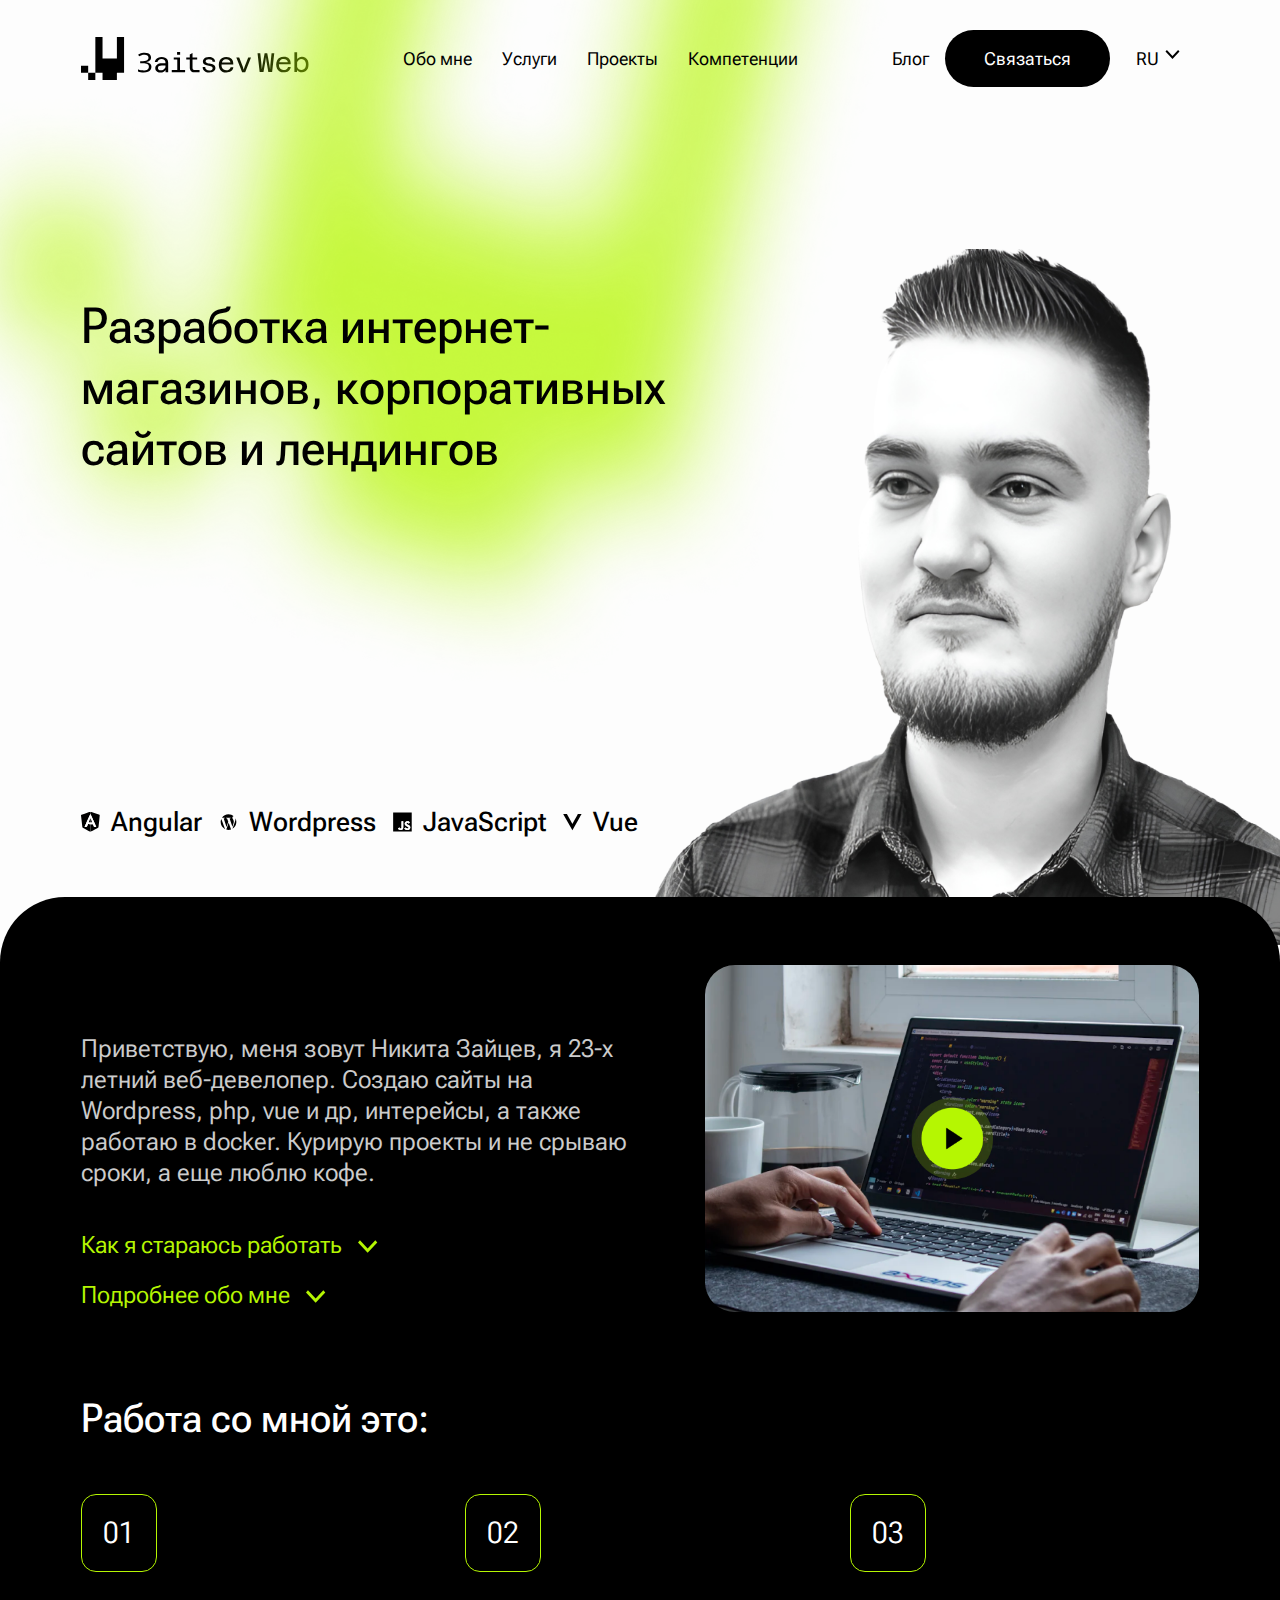
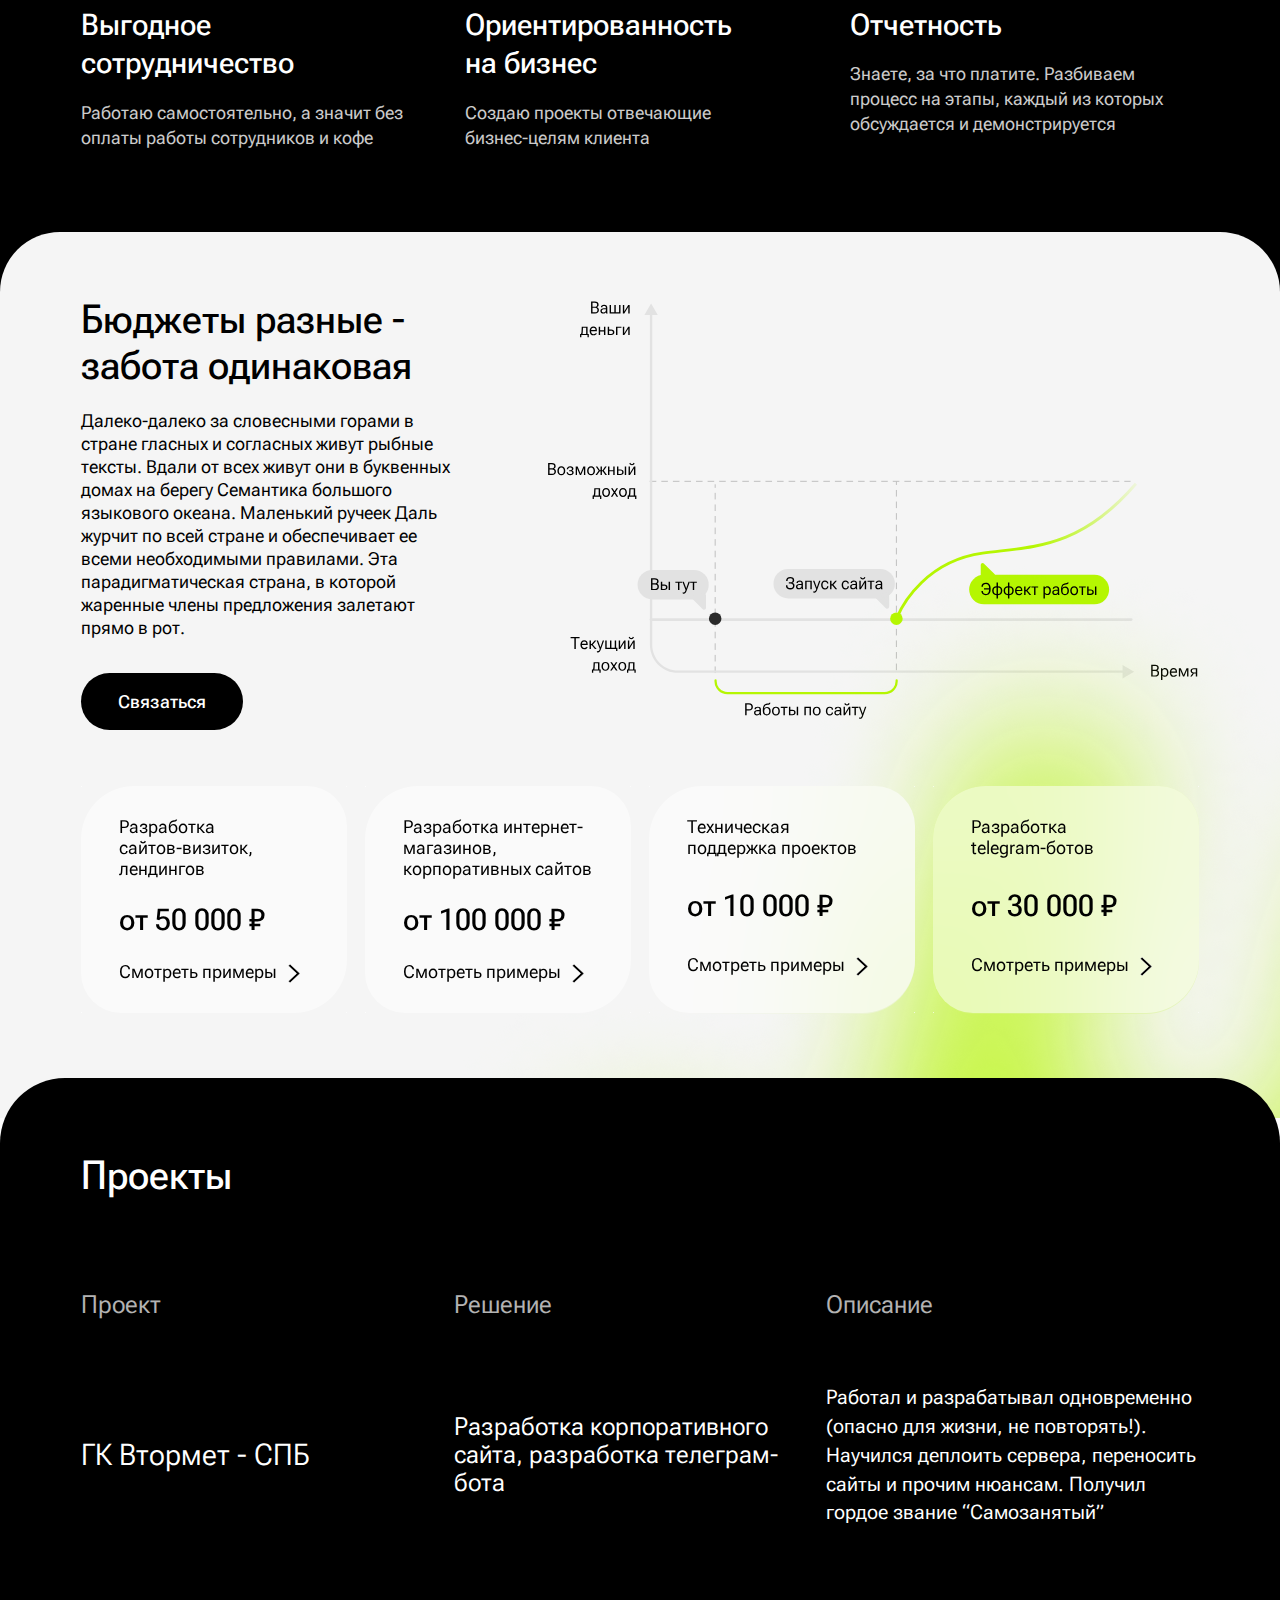
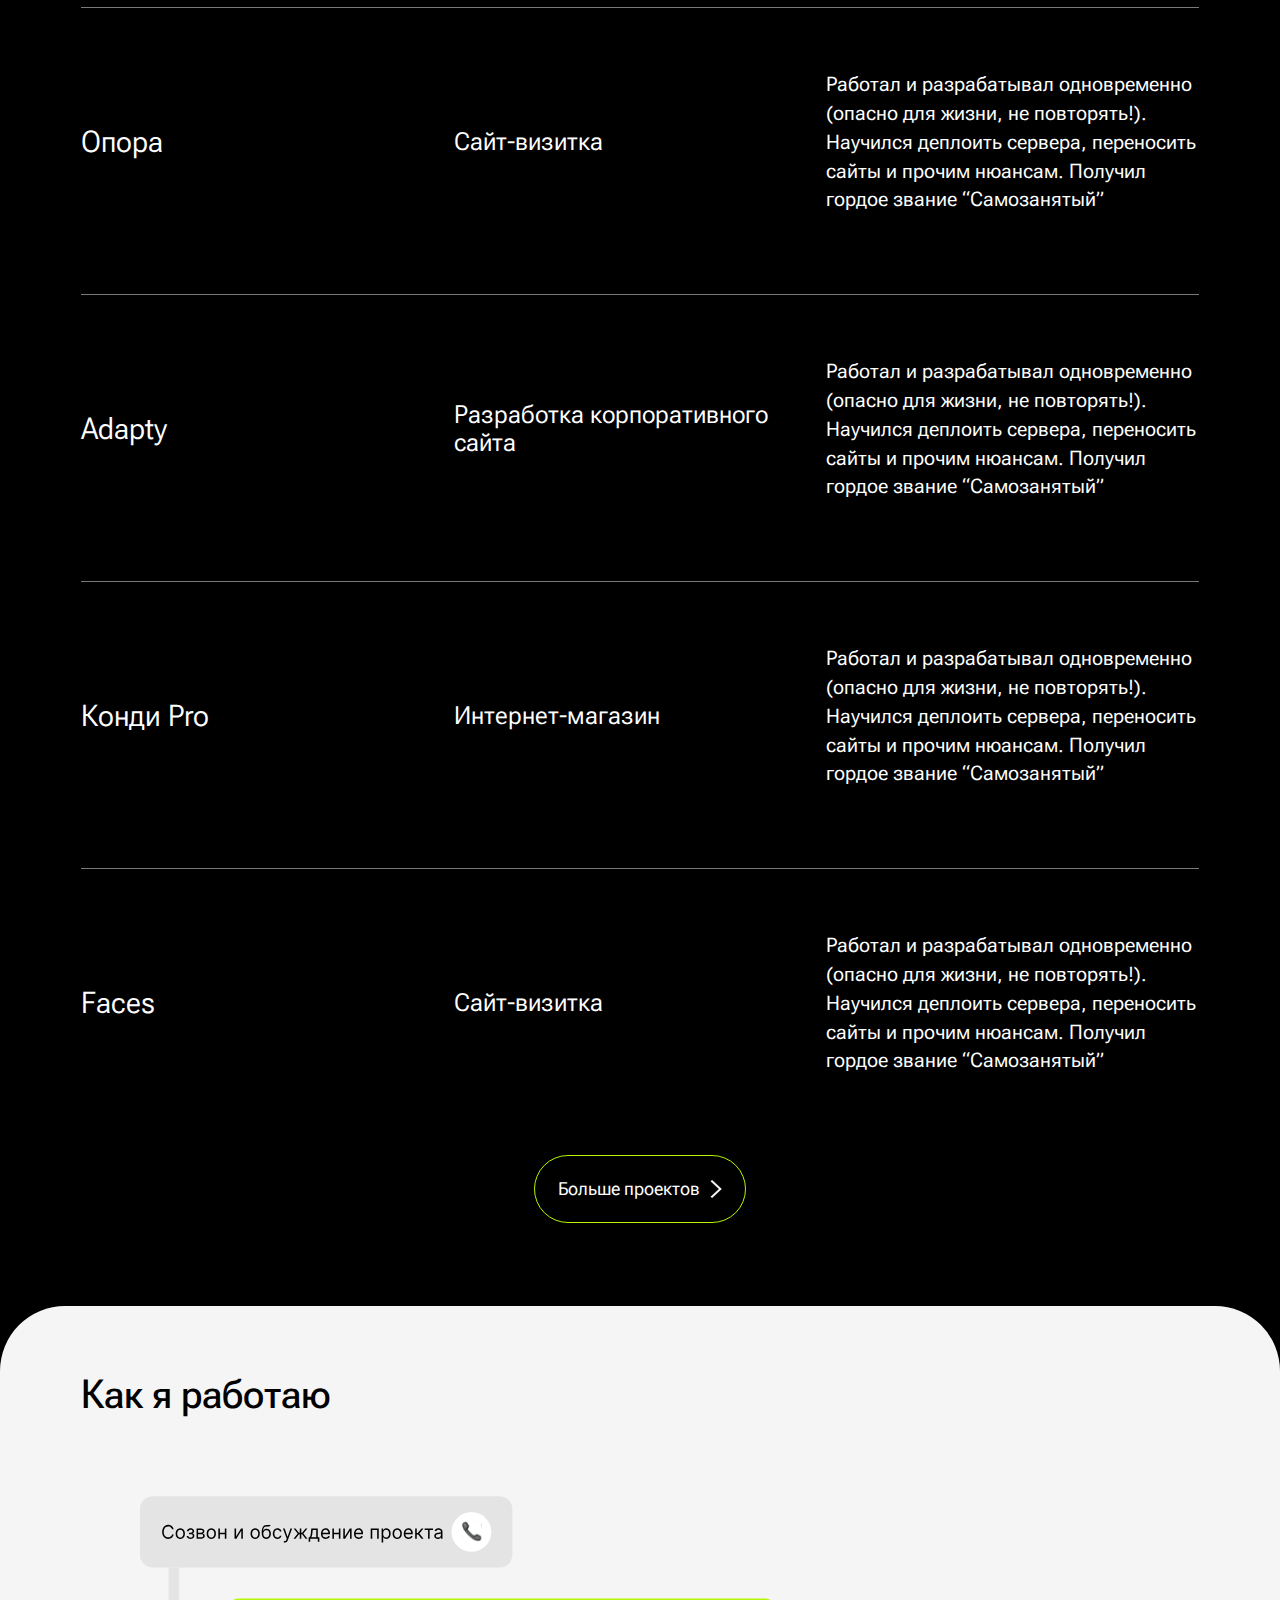
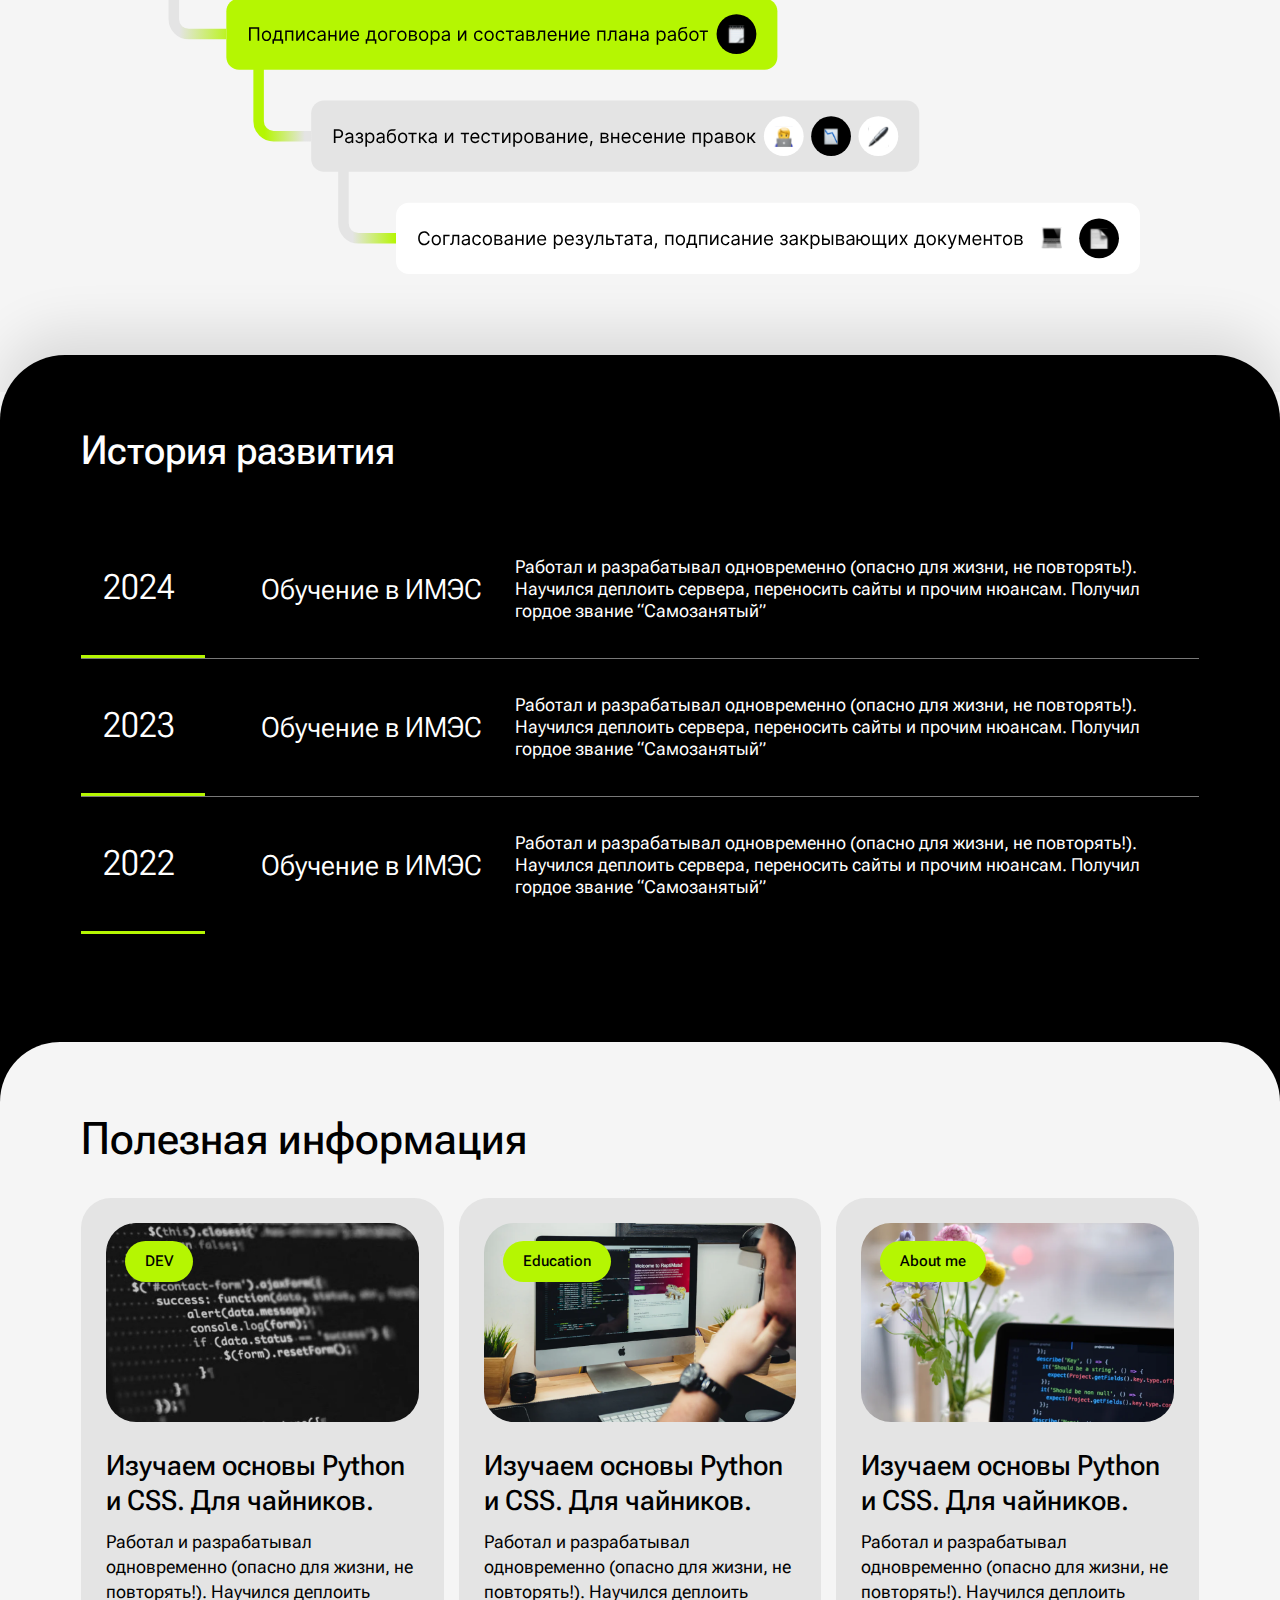
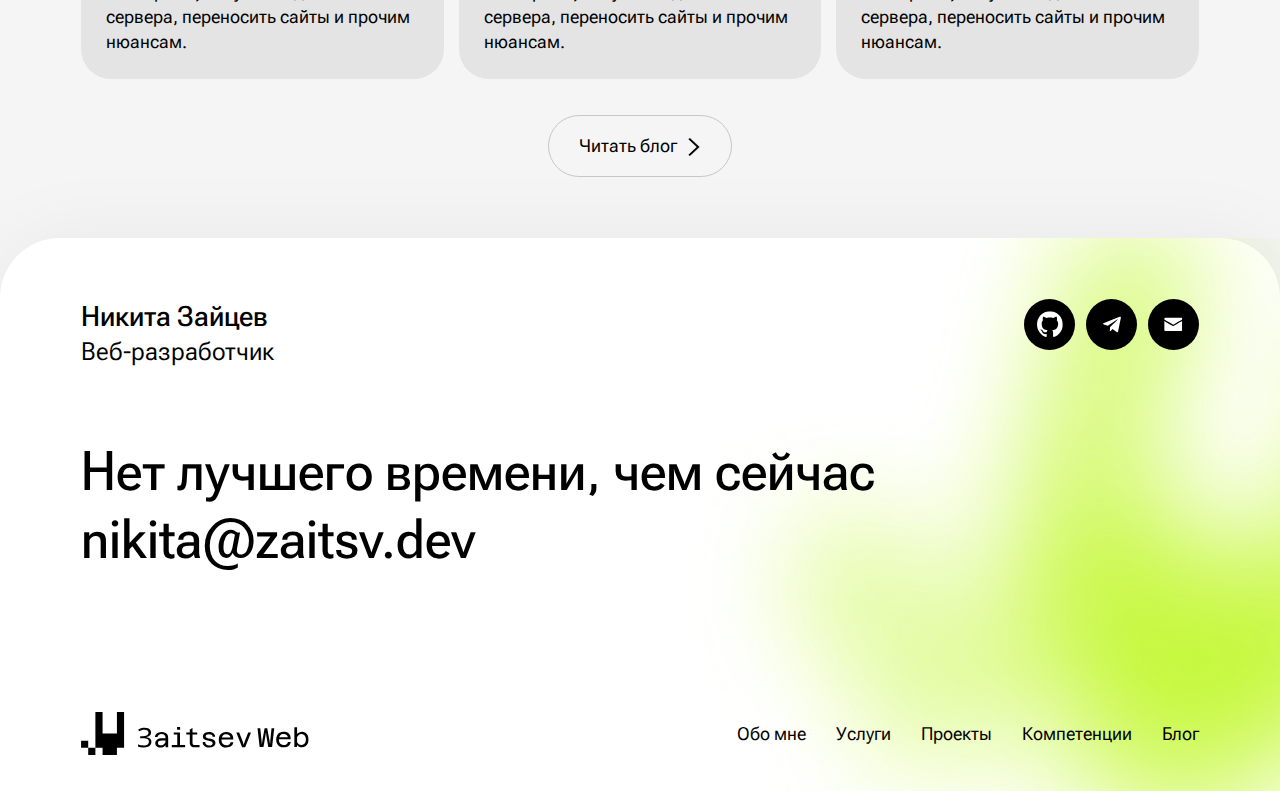
<file: index.html>
<!DOCTYPE html>
<html lang="ru">
  <head>
    <meta charset="UTF-8" />
    <meta
      name="viewport"
      content="width=device-width, user-scalable=no, initial-scale=1.0"
    />
    <link rel="apple-touch-icon" href="" sizes="" />
    <link rel="icon" type="image/svg+xml" href="" />
    <meta name="format-detection" content="telephone=no" />
    <meta name="description" content="" />
    <meta name="keywords" content="" />
    <meta property="og:title" content="" />
    <meta property="og:description" content="" />
    <meta property="og:image" type="image/svg+xml" content="" />
    <meta property="og:image:alt" content="" />
    <meta property="og:image:width" content="300" />
    <meta property="og:image:height" content="300" />
    <meta property="og:type" content="product" />
    <meta property="og:url" content="#" />
    <link rel="preconnect" href="https://fonts.googleapis.com" />
    <link rel="preconnect" href="https://fonts.gstatic.com" crossorigin />
    <link
      href="https://fonts.googleapis.com/css2?family=Caveat:wght@400..700&family=Inter:ital,opsz,wght@0,14..32,100..900;1,14..32,100..900&family=Roboto+Flex:opsz,wght@8..144,100..1000&family=Roboto:ital,wght@0,100;0,300;0,400;0,500;0,700;0,900;1,100;1,300;1,400;1,500;1,700;1,900&display=swap"
      rel="stylesheet"
    />
    <link rel="stylesheet" href="./style.css" />
    <title>Заitsev Web</title>
  </head>
  <body>
    <div class="wrapper">
      <header class="header">
        <div class="header__container container">
          <div class="wrap">
            <img class="logo" src="./images/logo.svg" alt="Заitsev Web" />
            <img
              class="logo logo_green_mini"
              src="./images/logo_green_mini.svg"
              alt="Заitsev Web"
            />
            <nav class="nav nav-head">
              <ul class="menu">
                <li class="menu__item">
                  <a class="menu__link" href="#aboutme">Обо мне</a>
                </li>
                <li class="menu__item">
                  <a class="menu__link" href="#uslygi">Услуги</a>
                </li>
                <li class="menu__item">
                  <a class="menu__link" href="#projects">Проекты</a>
                </li>
                <li class="menu__item">
                  <a class="menu__link" href="#comp">Компетенции</a>
                </li>
              </ul>
              <div class="mob-nav">
                <div class="mob-nav__line"></div>
                <div class="mob-nav__line"></div>
                <div class="mob-nav__line"></div>
              </div>
            </nav>
            <nav class="nav nav_right">
              <ul class="menu">
                <li class="menu__item">
                  <a class="menu__link" href="#blog">Блог</a>
                </li>
                <li class="menu__item">
                  <a class="menu__link menu__link_black contactWithMe" href=""
                    >Связаться</a
                  >
                </li>
                <li class="menu__item menu__item__select">
                  <div class="custom-select">
                    <div class="select-selected">RU</div>
                    <div class="select-items">
                      <div>RU</div>
                      <div>ENG</div>
                    </div>
                  </div>
                </li>
              </ul>
            </nav>
          </div>
          <div class="mob-navigation">
            <ul class="menu">
              <li class="menu__item">
                <a class="menu__link" href="#aboutme">Обо мне</a>
              </li>
              <li class="menu__item">
                <a class="menu__link" href="#uslygi">Услуги</a>
              </li>
              <li class="menu__item">
                <a class="menu__link" href="#projects">Проекты</a>
              </li>
              <li class="menu__item">
                <a class="menu__link" href="#comp">Компетенции</a>
              </li>
              <li class="menu__item">
                <a class="menu__link" href="#blog">Блог</a>
              </li>
            </ul>
            <div class="mob-navigation-wrap">
              <ul class="mob-navigation-nav">
                <li class="mob-navigation-nav__item">
                  <a
                    class="mob-navigation-nav__link mob-navigation-nav__link_black contactWithMe"
                    href=""
                    >Связаться</a
                  >
                </li>
              </ul>
              <ul class="mob-navigation-nav mob-navigation-nav_icons">
                <li
                  class="mob-navigation-nav__item mob-navigation-nav__item_icon"
                >
                  <a class="mob-navigation-nav__link" href="">
                    <img
                      class="mob-navigation-nav__icon"
                      src="./images/gh.svg"
                      alt=""
                    />
                  </a>
                </li>
                <li
                  class="mob-navigation-nav__item mob-navigation-nav__item_icon"
                >
                  <a class="mob-navigation-nav__link" href="">
                    <img
                      class="mob-navigation-nav__icon"
                      src="./images/tg.svg"
                      alt=""
                    />
                  </a>
                </li>
                <li
                  class="mob-navigation-nav__item mob-navigation-nav__item_icon"
                >
                  <a class="mob-navigation-nav__link" href="">
                    <img
                      class="mob-navigation-nav__icon"
                      src="./images/mail.svg"
                      alt=""
                    />
                  </a>
                </li>
              </ul>
            </div>
          </div>
        </div>
      </header>
      <main class="main">
        <img class="home__pattern" src="./images/pattern.png" alt="" />
        <img
          class="home__pattern home__pattern_1280"
          src="./images/pattern.png"
          alt=""
        />
        <img
          class="home__pattern home__pattern_834"
          src="./images/pattern_834.png"
          alt=""
        />
        <img
          class="home__pattern home__pattern_390"
          src="./images/pattern_390.png"
          alt=""
        />
        <img class="home__human" src="./images/human.png" alt="" />
        <article class="home">
          <div class="home__container container">
            <h1 class="home__title">
              Разработка интернет-магазинов, корпоративных сайтов<br
                class="br1920"
              />
              и лендингов
            </h1>
            <ul class="home-techologies">
              <li class="home-techologies__item">
                <a class="home-techologies__link" href="">
                  <img
                    class="home-techologies__img"
                    src="./images/js.svg"
                    alt=""
                  />
                  Angular
                </a>
              </li>

              <li class="home-techologies__item">
                <a class="home-techologies__link" href="">
                  <img
                    class="home-techologies__img"
                    src="./images/angular.svg"
                    alt=""
                  />
                  Wordpress
                </a>
              </li>

              <li class="home-techologies__item">
                <a class="home-techologies__link" href="">
                  <img
                    class="home-techologies__img"
                    src="./images/wp.svg"
                    alt=""
                  />
                  JavaScript
                </a>
              </li>

              <li class="home-techologies__item">
                <a class="home-techologies__link" href="">
                  <img
                    class="home-techologies__img"
                    src="./images/vue.svg"
                    alt=""
                  />
                  Vue
                </a>
              </li>
            </ul>
          </div>
        </article>
        <article class="about" id="aboutme">
          <div class="about__container container">
            <div class="about-me">
              <div class="about-me-info">
                <p class="about-me-info__p">
                  Приветствую, меня зовут Никита Зайцев,<br class="br1920" />
                  я 23-х летний веб-девелопер. <br class="br1920" />Создаю сайты
                  на Wordpress, php, vue <br class="br1920" />и др, интерейсы, а
                  также работаю в docker. Курирую проекты и не срываю сроки,<br
                    class="br1920"
                  />
                  а еще люблю кофе.
                </p>
                <a class="about-me-info__link" href=""
                  >Как я стараюсь работать</a
                >
                <a class="about-me-info__link" href="">Подробнее обо мне</a>
              </div>
              <div class="about-me-video">
                <video
                  src=""
                  poster="./images/poster.png"
                  class="about-me-video__video"
                ></video>
                <video
                  src=""
                  poster="./images/postermob.png"
                  class="about-me-video__videomob"
                ></video>
              </div>
            </div>

            <div class="about-work-with-me">
              <h2 class="about-work-with-me__title">Работа со мной это:</h2>
              <div class="about-work-with-me-advantages">
                <div class="about-work-with-me-advantages__advantage">
                  <div class="about-work-with-me-advantages__number">01</div>
                  <h3 class="about-work-with-me-advantages__title">
                    Выгодное<br class="br-about" />
                    cотрудничество
                  </h3>
                  <p class="about-work-with-me-advantages__description">
                    Работаю самостоятельно, а значит<br class="br5" />
                    без оплаты<br class="br1920" />
                    работы сотрудников и кофе
                  </p>
                </div>

                <div class="about-work-with-me-advantages__advantage">
                  <div class="about-work-with-me-advantages__number">02</div>
                  <h3 class="about-work-with-me-advantages__title">
                    Ориентированность<br class="br-about" />
                    на бизнес
                  </h3>
                  <p class="about-work-with-me-advantages__description">
                    Создаю проекты отвечающие<br class="br1" />
                    бизнес-целям<br class="br-about br2" />
                    клиента
                  </p>
                </div>

                <div class="about-work-with-me-advantages__advantage">
                  <div class="about-work-with-me-advantages__number">03</div>
                  <h3 class="about-work-with-me-advantages__title">
                    Отчетность
                  </h3>
                  <p class="about-work-with-me-advantages__description">
                    Знаете, за что платите. Разбиваем процесс<br
                      class="br-about br3"
                    />
                    на этапы, каждый из которых обсуждается<br
                      class="br-about br4"
                    />
                    и демонстрируется
                  </p>
                </div>
              </div>
            </div>
          </div>
        </article>
        <article class="budget" id="uslygi">
          <img
            class="budget__pattern"
            src="./images/pattern-budget.png"
            alt=""
          />
          <img
            class="budget__pattern budget__pattern_1280"
            src="./images/pattern-budget-1280.png"
            alt=""
          />
          <img
            class="budget__pattern budget__pattern_834"
            src="./images/pattern-budget-834.png"
            alt=""
          />
          <img
            class="budget__pattern budget__pattern_390"
            src="./images/pattern-budget-390.png"
            alt=""
          />
          <div class="budget__container container">
            <div class="budget-about">
              <div class="budget-about-info">
                <h2 class="budget-about-info__title">
                  Бюджеты разные - забота одинаковая
                </h2>
                <p class="budget-about-info__description">
                  Далеко-далеко за словесными горами в стране гласных и
                  согласных живут рыбные тексты. Вдали от всех живут они в
                  буквенных домах на берегу Семантика большого языкового океана.
                  Маленький ручеек Даль журчит по всей стране и обеспечивает ее
                  всеми необходимыми правилами. Эта парадигматическая страна, в
                  которой жаренные члены предложения залетают прямо в рот.
                </p>
                <a class="budget-about-info__link contactWithMe" href=""
                  >Связаться</a
                >
              </div>
              <img class="budget-about__img" src="./images/map.svg" alt="" />
              <img
                class="budget-about__img budget-about__img_mob"
                src="./images/map_mob.svg"
                alt=""
              />
            </div>
            <div class="budgets-list">
              <div class="budgets-list__budget">
                <h3 class="budgets-list__title">
                  Разработка<br class="br7" />
                  сайтов-визиток,
                  <br class="br8" />лендингов
                </h3>
                <p class="budgets-list__budget-number">от 50 000 ₽</p>
                <a class="budgets-list__link" href="">Смотреть примеры</a>
              </div>

              <div class="budgets-list__budget">
                <h3 class="budgets-list__title">
                  Разработка интернет-магазинов, <br class="br9" />корпоративных
                  сайтов
                </h3>
                <p class="budgets-list__budget-number">от 100 000 ₽</p>
                <a class="budgets-list__link" href="">Смотреть примеры</a>
              </div>

              <div class="budgets-list__budget">
                <h3 class="budgets-list__title">
                  Техническая<br class="br10" />
                  поддержка проектов
                </h3>
                <p class="budgets-list__budget-number">от 10 000 ₽</p>
                <a class="budgets-list__link" href="">Смотреть примеры</a>
              </div>

              <div class="budgets-list__budget">
                <h3 class="budgets-list__title">
                  Разработка<br class="br12" />
                  telegram-ботов
                </h3>
                <p class="budgets-list__budget-number">от 30 000 ₽</p>
                <a class="budgets-list__link" href="">Смотреть примеры</a>
              </div>
            </div>
          </div>
        </article>
        <div class="popup p-x">
          <div class="popup__container">
            <div class="popup-content">
              <div class="popup__wrap">
                <img
                  class="popup__img"
                  src="./images/projectscreen.jpg"
                  alt=""
                />
                <a class="popup__link" href=""> Перейти к проекту </a>
              </div>
            </div>
          </div>
        </div>
        <article class="projects" id="projects">
          <div class="projects__container container">
            <h2 class="projects__title">Проекты</h2>
            <div class="projects-table">
              <div class="projects-table-head">
                <h3 class="projects-table-head__p">Проект</h3>
                <h3 class="projects-table-head__p">Решение</h3>
                <h3 class="projects-table-head__p">Описание</h3>
              </div>
              <div class="projects-table-body">
                <div
                  class="projects-table-body__item"
                  data-img="./images/projectscreen.jpg"
                  data-link="/"
                >
                  <img
                    class="projects-table-body__img"
                    src="./images/project1.png"
                    alt=""
                  />
                  <p class="projects-table-body__name">
                    ГК Втормет - СПБ
                    <a class="projects-table-body__link" href=""
                      ><img
                        class="projects-table-body__img-link"
                        src="./images/link.svg"
                        alt=""
                    /></a>
                  </p>
                  <p class="projects-table-body__solution">
                    Разработка корпоративного сайта, разработка телеграм-бота
                  </p>
                  <p class="projects-table-body__description">
                    Работал и разрабатывал одновременно (опасно для жизни, не
                    повторять!). Научился деплоить сервера, переносить сайты и
                    прочим нюансам. Получил гордое звание “Самозанятый”
                  </p>
                </div>

                <div
                  class="projects-table-body__item"
                  data-img="./images/projectscreen.jpg"
                  data-link="/"
                >
                  <img
                    class="projects-table-body__img"
                    src="./images/project2.png"
                    alt=""
                  />
                  <p class="projects-table-body__name">
                    Опора
                    <a class="projects-table-body__link" href=""
                      ><img
                        class="projects-table-body__img-link"
                        src="./images/link.svg"
                        alt=""
                    /></a>
                  </p>
                  <p class="projects-table-body__solution">Сайт-визитка</p>
                  <p class="projects-table-body__description">
                    Работал и разрабатывал одновременно (опасно для жизни, не
                    повторять!). Научился деплоить сервера, переносить сайты и
                    прочим нюансам. Получил гордое звание “Самозанятый”
                  </p>
                </div>

                <div
                  class="projects-table-body__item"
                  data-img="./images/projectscreen.jpg"
                  data-link="/"
                >
                  <img
                    class="projects-table-body__img"
                    src="./images/project3.png"
                    alt=""
                  />
                  <p class="projects-table-body__name">
                    Adapty
                    <a class="projects-table-body__link" href=""
                      ><img
                        class="projects-table-body__img-link"
                        src="./images/link.svg"
                        alt=""
                    /></a>
                  </p>
                  <p class="projects-table-body__solution">
                    Разработка корпоративного сайта
                  </p>
                  <p class="projects-table-body__description">
                    Работал и разрабатывал одновременно (опасно для жизни, не
                    повторять!). Научился деплоить сервера, переносить сайты и
                    прочим нюансам. Получил гордое звание “Самозанятый”
                  </p>
                </div>

                <div
                  class="projects-table-body__item"
                  data-img="./images/projectscreen.jpg"
                  data-link="/"
                >
                  <p class="projects-table-body__name">Конди Pro</p>
                  <p class="projects-table-body__solution">Интернет-магазин</p>
                  <p class="projects-table-body__description">
                    Работал и разрабатывал одновременно (опасно для жизни, не
                    повторять!). Научился деплоить сервера, переносить сайты и
                    прочим нюансам. Получил гордое звание “Самозанятый”
                  </p>
                </div>

                <div
                  class="projects-table-body__item"
                  data-img="./images/projectscreen.jpg"
                  data-link="/"
                >
                  <p class="projects-table-body__name">Faces</p>
                  <p class="projects-table-body__solution">Сайт-визитка</p>
                  <p class="projects-table-body__description">
                    Работал и разрабатывал одновременно (опасно для жизни, не
                    повторять!). Научился деплоить сервера, переносить сайты и
                    прочим нюансам. Получил гордое звание “Самозанятый”
                  </p>
                </div>
              </div>
            </div>
            <a class="projects__link" href="">Больше проектов</a>
          </div>
        </article>
        <article class="how-i-work" id="comp">
          <div class="how-i-work__container container">
            <h2 class="how-i-work__title">Как я работаю</h2>
            <picture class="how-i-work__picture">
              <source
                srcset="./images/stage_mob.svg"
                media="(max-width: 500px)"
              />
              <img class="how-i-work__img" src="./images/stage_pc.svg" alt="" />
            </picture>
          </div>
        </article>
        <article class="history">
          <div class="history__container container">
            <h2 class="history__title">История развития</h2>
            <div class="history-list">
              <div class="history-list__item">
                <p class="history-list__year">2024</p>
                <p class="history-list__institution">Обучение в ИМЭС</p>
                <p class="history-list__description">
                  Работал и разрабатывал одновременно (опасно для жизни, не
                  повторять!). Научился деплоить сервера, переносить сайты и
                  прочим нюансам. Получил гордое звание “Самозанятый”
                </p>
              </div>
              <div class="history-list__item">
                <p class="history-list__year">2023</p>
                <p class="history-list__institution">Обучение в ИМЭС</p>
                <p class="history-list__description">
                  Работал и разрабатывал одновременно (опасно для жизни, не
                  повторять!). Научился деплоить сервера, переносить сайты и
                  прочим нюансам. Получил гордое звание “Самозанятый”
                </p>
              </div>
              <div class="history-list__item">
                <p class="history-list__year">2022</p>
                <p class="history-list__institution">Обучение в ИМЭС</p>
                <p class="history-list__description">
                  Работал и разрабатывал одновременно (опасно для жизни, не
                  повторять!). Научился деплоить сервера, переносить сайты и
                  прочим нюансам. Получил гордое звание “Самозанятый”
                </p>
              </div>
            </div>
          </div>
        </article>
        <article class="usefull" id="blog">
          <div class="usefull__container container">
            <h2 class="usefull__title">Полезная информация</h2>
            <div class="usefull-list">
              <a class="usefull-list__item" href="">
                <div class="usefull-list-wrap">
                  <img
                    class="usefull__img"
                    src="./images/usefull1.png"
                    alt=""
                  />
                  <p class="usefull__p">DEV</p>
                </div>
                <h3 class="usefull-list__title">
                  Изучаем основы Python и CSS. Для чайников.
                </h3>
                <p class="usefull__description">
                  Работал и разрабатывал одновременно (опасно для жизни, не
                  повторять!). Научился деплоить сервера, переносить сайты и
                  прочим нюансам.
                </p>
              </a>

              <a class="usefull-list__item" href="">
                <div class="usefull-list-wrap">
                  <img
                    class="usefull__img"
                    src="./images/usefull2.png"
                    alt=""
                  />
                  <p class="usefull__p">Education</p>
                </div>
                <h3 class="usefull-list__title">
                  Изучаем основы Python и CSS. Для чайников.
                </h3>
                <p class="usefull__description">
                  Работал и разрабатывал одновременно (опасно для жизни, не
                  повторять!). Научился деплоить сервера, переносить сайты и
                  прочим нюансам.
                </p>
              </a>

              <a class="usefull-list__item" href="">
                <div class="usefull-list-wrap">
                  <img
                    class="usefull__img"
                    src="./images/usefull3.png"
                    alt=""
                  />
                  <p class="usefull__p">About me</p>
                </div>
                <h3 class="usefull-list__title">
                  Изучаем основы Python и CSS. Для чайников.
                </h3>
                <p class="usefull__description">
                  Работал и разрабатывал одновременно (опасно для жизни, не
                  повторять!). Научился деплоить сервера, переносить сайты и
                  прочим нюансам.
                </p>
              </a>
            </div>
            <a class="usefull__link" href="">Читать блог</a>
          </div>
        </article>
      </main>
      <footer class="footer">
        <picture class="footer-pattern">
          <source
            srcset="./images/pattern-footer-1440.png"
            media="(min-width: 500px) and (max-width: 1600px)"
          />
          <source
            srcset="./images/pattern-footer-1280.png"
            media="(min-width: 500px) and (max-width: 1290px)"
          />
          <source
            srcset="./images/pattern-footer-1080.png"
            media="(min-width: 500px) and (max-width: 1080px)"
          />
          <source
            srcset="./images/pattern-footer-390.png"
            media="(max-width: 500px)"
          />
          <img
            class="footer-pattern-img"
            src="./images/pattern-footer-1920.png"
            alt=""
          />
        </picture>
        <div class="footer__container container">
          <div class="footer-first">
            <div class="footer-first__about-me">
              <h3 class="footer-first__title">Никита Зайцев</h3>
              <p class="footer-first__description">Веб-разработчик</p>
            </div>
            <ul class="footer-first-links">
              <li class="footer-first-links__item">
                <a class="footer-first-links__link" href="">
                  <img
                    class="footer-first-links__img"
                    src="./images/gh.svg"
                    alt=""
                  />
                </a>
              </li>

              <li class="footer-first-links__item">
                <a class="footer-first-links__link" href="">
                  <img
                    class="footer-first-links__img"
                    src="./images/tg.svg"
                    alt=""
                  />
                </a>
              </li>

              <li class="footer-first-links__item">
                <a class="footer-first-links__link" href="">
                  <img
                    class="footer-first-links__img"
                    src="./images/mail.svg"
                    alt=""
                  />
                </a>
              </li>
            </ul>
          </div>

          <div class="footer-second">
            <h2 class="footer-second__title">
              Нет лучшего времени, чем сейчас nikita@zaitsv.dev
            </h2>
          </div>

          <div class="footer-third">
            <img class="footer-third__logo" src="./images/logo.svg" alt="" />
            <nav class="footer-third__nav">
              <ul class="menu">
                <li class="menu__item">
                  <a class="menu__link" href="#aboutme">Обо мне</a>
                </li>
                <li class="menu__item">
                  <a class="menu__link" href="#uslygi">Услуги</a>
                </li>
                <li class="menu__item">
                  <a class="menu__link" href="#projects">Проекты</a>
                </li>
                <li class="menu__item">
                  <a class="menu__link" href="#comp">Компетенции</a>
                </li>
                <li class="menu__item">
                  <a class="menu__link" href="#blog">Блог</a>
                </li>
              </ul>
            </nav>
          </div>

          <ul class="footer-first-links footer-first-links_mob">
            <li class="footer-first-links__item">
              <a class="footer-first-links__link" href="">
                <img
                  class="footer-first-links__img"
                  src="./images/gh.svg"
                  alt=""
                />
              </a>
            </li>

            <li class="footer-first-links__item">
              <a class="footer-first-links__link link_mob_2" href="">
                <img
                  class="footer-first-links__img"
                  src="./images/tg.svg"
                  alt=""
                />
              </a>
            </li>

            <li class="footer-first-links__item">
              <a class="footer-first-links__link link_mob_3" href="">
                <img
                  class="footer-first-links__img"
                  src="./images/mail.svg"
                  alt=""
                />
              </a>
            </li>
          </ul>
        </div>
      </footer>
      <div class="modal">
        <div class="modal__container container">
          <div class="modal-content">
            <form class="form">
              <img class="form-close" src="./images/x.svg" />

              <h2 class="form__title">
                С какой услугой<br />
                я могу вам помочь?
              </h2>
              <div class="form-tags">
                <div class="form-tags__tag">Верстка лендинга</div>
                <div class="form-tags__tag">Корпоративный сайт</div>
                <div class="form-tags__tag">Тех.поддержка</div>
                <div class="form-tags__tag">Разработка бота</div>
                <div class="form-tags__tag">Сайт-визитка</div>
              </div>

              <div class="form-fields">
                <input
                  class="form-field__input"
                  type="text"
                  placeholder="Ваше имя"
                />
                <input
                  class="form-field__input"
                  type="email"
                  placeholder="E-mail"
                />
                <textarea
                  class="form-field__textarea"
                  placeholder="Опишите вашу задачу"
                ></textarea>
              </div>

              <div class="contact">
                <p class="contant__description">
                  Вы можете связаться со мной другим удобным способом:
                </p>
                <div class="contact-variants">
                  <a
                    class="contact-variants__link contact-variants__link_pc"
                    href=""
                    >Написать письмо</a
                  >
                  <a
                    class="contact-variants__link contact-variants__link_mob"
                    href=""
                    >Письмо</a
                  >
                  <span class="contact-variants__span">Или</span>
                  <a class="contact-variants__link" href="">Telegram</a>
                </div>
              </div>

              <button class="form__button">Отправить</button>
            </form>
          </div>
        </div>
      </div>
      <div class="popup popup-video">
        <div class="popup__container">
          <div class="popup-content">
            <img src="./images/x.svg" alt="" class="close-video" />
            <div class="popup__wrap">
              <video
                src="./images/video.mp4"
                poster="./images/max.png"
                class="popup-video__video"
              ></video>
              <button class="play">
                <img class="play__img" src="./images/playimgage.png" alt="" />
              </button>
            </div>
          </div>
        </div>
      </div>
    </div>
    <script>
      // скрипт модал формы

      const contactWithMe = document.querySelectorAll(".contactWithMe");
      const modal = document.querySelector(".modal");

      contactWithMe.forEach((btn) => {
        btn.addEventListener("click", (event) => {
          event.preventDefault();

          modal.classList.add("active");
        });
      });

      const closebtn = document.querySelector(".form-close");

      closebtn.addEventListener("click", () => {
        modal.classList.remove("active");
      });
    </script>
    <script>
      // скрипт попап проектов
      const items = document.querySelectorAll(".projects-table-body__item");
      const popup = document.querySelector(".popup");
      const linkpopup = document.querySelector(".popup__link");
      const popupimg = document.querySelector(".popup__img");
      const closepopup = document.querySelector(".popup__container");

      items.forEach((item) => {
        item.addEventListener("click", () => {
          const link = item.dataset.link;
          const img = item.dataset.img;

          if (img && link) {
            linkpopup.href = link;
            popupimg.src = img;

            popup.classList.add("active");
            // popup.scrollIntoView();
          }
        });
      });

      closepopup.addEventListener("click", () => {
        popup.classList.remove("active");
      });
    </script>
    <script>
      let video = document.querySelector(".popup-video__video");
      let playButton = document.querySelector(".play");
      let popupVideo = document.querySelector(".popup-video");

      let playButtonMob = document.querySelector(".popup-video__video .play");

      let videomob = document.querySelector(".about-me-video__videomob");

      video.addEventListener("pointerover", () => {
        playButton.style.display = "block";
      });

      videomob.addEventListener("pointerover", () => {
        playButton.style.display = "block";
      });

      video.addEventListener("pointerout", () => {
        if (!playButton.matches(":hover")) playButton.style.display = "none";
      });

      // videomob.addEventListener("pointerout", () => {
      //   if (!playButtonMob.matches(":hover")) playButton.style.display = "none";
      // });

      playButton.addEventListener("click", function () {
        if (video.paused) {
          video.play();

          if (window.matchMedia("(max-width: 550px)")) {
            playButton.style.display = "none";
          }
        } else {
          video.pause();
        }
      });

      if (window.matchMedia("(max-width: 550px)")) {
        video.setAttribute("controls", "");
      }

      video.addEventListener("click", function () {
        if (video.paused) {
          video.play();
        } else {
          video.pause();
        }
      });

      videomob.addEventListener("click", function () {
        if (video.paused) {
          video.play();
        } else {
          video.pause();
        }
      });

      const cls = document.querySelector(".close-video");

      cls.addEventListener("click", () => {
        popupVideo.classList.toggle("active");
        video.pause();
      });

      document
        .querySelector(".about-me-video__video")
        .addEventListener("click", () => {
          popupVideo.classList.toggle("active");
        });

      document
        .querySelector(".about-me-video__videomob")
        .addEventListener("click", () => {
          popupVideo.classList.toggle("active");
        });
    </script>
    <script>
      // плавный скрол

      document.querySelectorAll('a[href^="#"]').forEach((anchor) => {
        anchor.addEventListener("click", function (e) {
          e.preventDefault();

          document.querySelector(this.getAttribute("href")).scrollIntoView({
            behavior: "smooth",
          });
        });
      });
    </script>
    <script>
      // скрипт бурегр меню
      const header = document.querySelector("header");
      const home = document.querySelector(".home");

      const burger = document.querySelector(".mob-nav");
      const mobNavigation = document.querySelector(".mob-navigation");

      burger.addEventListener("click", () => {
        header.classList.toggle("active");

        burger.classList.toggle("active");
        mobNavigation.classList.toggle("active");

        document.addEventListener("scroll", () => {
          header.classList.toggle("mb");
          home.classList.toggle("mb");
        });
      });
    </script>
    <script>
      if (
        window.matchMedia("(max-width: 550px)").matches ||
        window.matchMedia("(min-width: 1280px)").matches
      ) {
        document.addEventListener("scroll", () => {
          scrollY > 50
            ? document.querySelector(".header").classList.add("mb")
            : document.querySelector(".header").classList.remove("mb");
        });
      }
    </script>
    <script>
      // скрипт меню языков

      const selected = document.querySelector(".select-selected");
      const itemsContainer = document.querySelector(".select-items");

      selected.addEventListener("click", () => {
        itemsContainer.style.display =
          itemsContainer.style.display === "block" ? "none" : "block";
      });

      document.querySelectorAll(".select-items div").forEach((item) => {
        item.addEventListener("click", function () {
          selected.textContent = this.textContent;
          itemsContainer.style.display = "none";
        });
      });

      window.addEventListener("click", (e) => {
        if (
          !selected.contains(e.target) &&
          !itemsContainer.contains(e.target)
        ) {
          itemsContainer.style.display = "none";
        }
      });
    </script>
  </body>
</html>
</file>
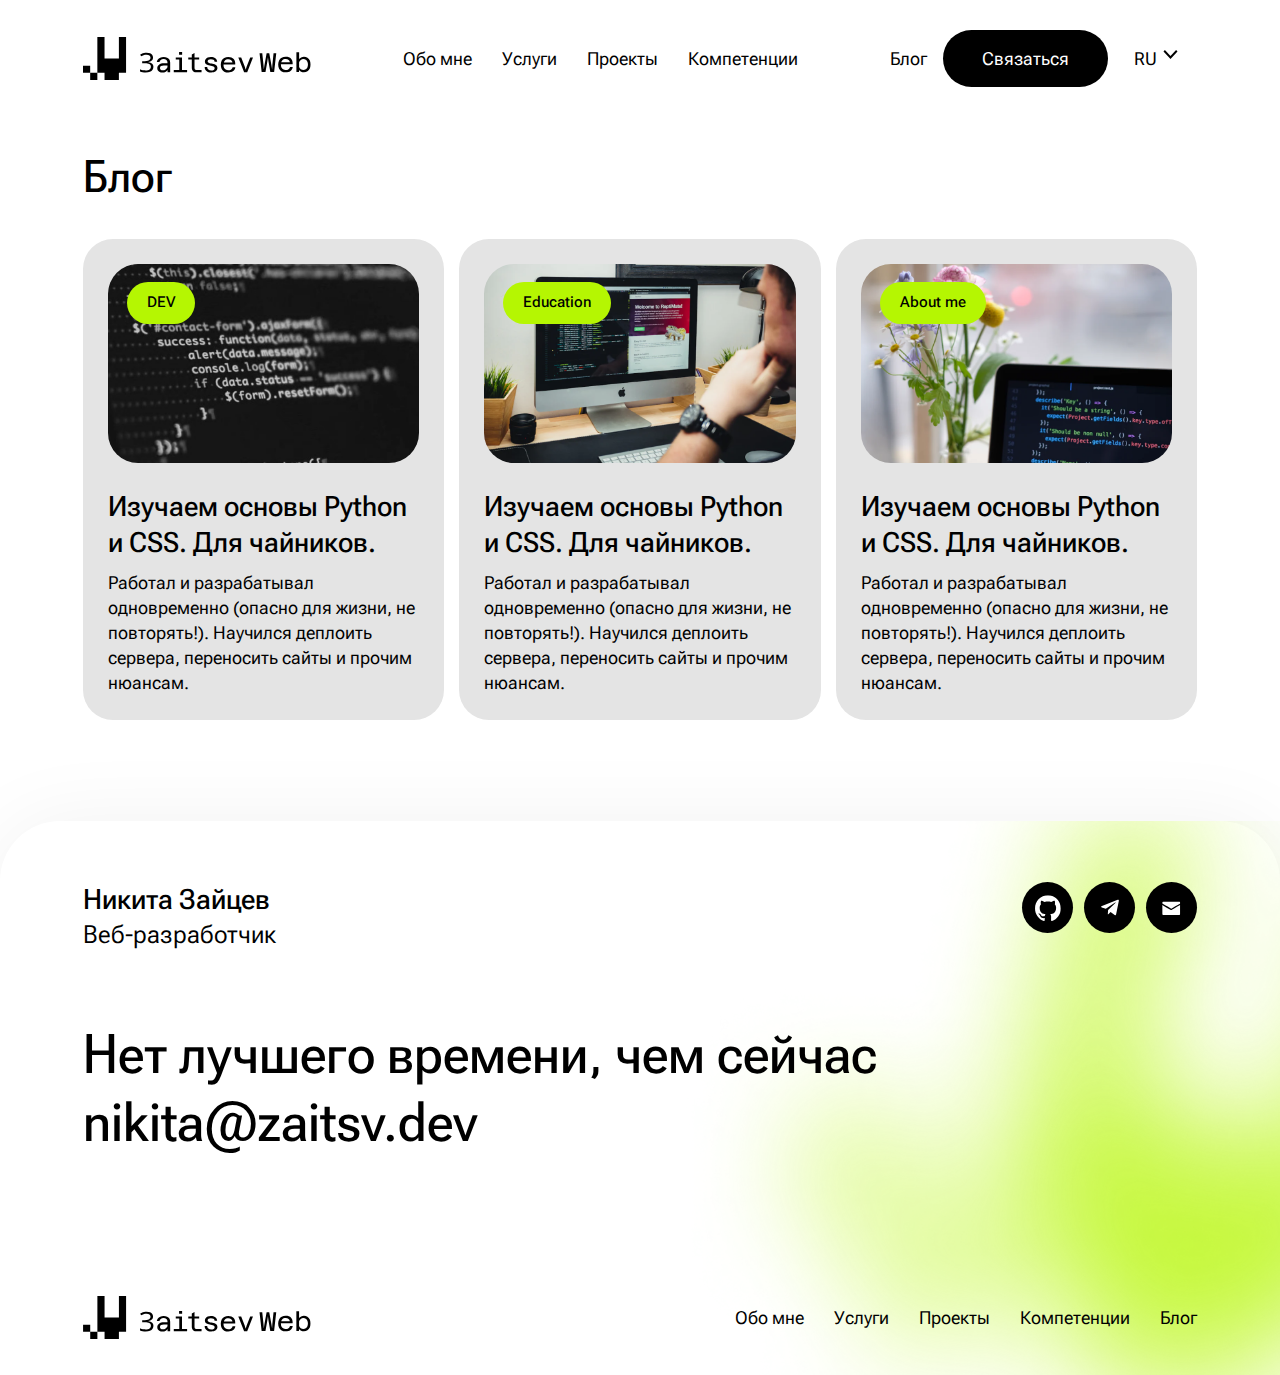
<file: blog.html>
<!DOCTYPE html>
<html lang="ru">
  <head>
    <meta charset="UTF-8" />
    <meta
      name="viewport"
      content="width=device-width, user-scalable=no, initial-scale=1.0"
    />
    <link rel="apple-touch-icon" href="" sizes="" />
    <link rel="icon" type="image/svg+xml" href="" />
    <meta name="format-detection" content="telephone=no" />
    <meta name="description" content="" />
    <meta name="keywords" content="" />
    <meta property="og:title" content="" />
    <meta property="og:description" content="" />
    <meta property="og:image" type="image/svg+xml" content="" />
    <meta property="og:image:alt" content="" />
    <meta property="og:image:width" content="300" />
    <meta property="og:image:height" content="300" />
    <meta property="og:type" content="product" />
    <meta property="og:url" content="#" />
    <link rel="preconnect" href="https://fonts.googleapis.com" />
    <link rel="preconnect" href="https://fonts.gstatic.com" crossorigin />
    <link
      href="https://fonts.googleapis.com/css2?family=Caveat:wght@400..700&family=Inter:ital,opsz,wght@0,14..32,100..900;1,14..32,100..900&family=Roboto+Flex:opsz,wght@8..144,100..1000&family=Roboto:ital,wght@0,100;0,300;0,400;0,500;0,700;0,900;1,100;1,300;1,400;1,500;1,700;1,900&display=swap"
      rel="stylesheet"
    />
    <link rel="stylesheet" href="./blog.css" />
    <title>Блог</title>
  </head>
  <body>
    <div class="wrapper">
      <header class="header">
        <div class="header__container container">
          <div class="wrap">
            <img class="logo" src="./images/logo.svg" alt="Заitsev Web" />
            <img
              class="logo logo_green_mini"
              src="./images/logo_green_mini.svg"
              alt="Заitsev Web"
            />
            <nav class="nav nav-head">
              <ul class="menu">
                <li class="menu__item">
                  <a class="menu__link" href="">Обо мне</a>
                </li>
                <li class="menu__item">
                  <a class="menu__link" href="">Услуги</a>
                </li>
                <li class="menu__item">
                  <a class="menu__link" href="">Проекты</a>
                </li>
                <li class="menu__item">
                  <a class="menu__link" href="">Компетенции</a>
                </li>
              </ul>
              <div class="mob-nav">
                <div class="mob-nav__line"></div>
                <div class="mob-nav__line"></div>
                <div class="mob-nav__line"></div>
              </div>
            </nav>
            <nav class="nav nav_right">
              <ul class="menu">
                <li class="menu__item">
                  <a class="menu__link" href="">Блог</a>
                </li>
                <li class="menu__item">
                  <a class="menu__link menu__link_black contactWithMe" href=""
                    >Связаться</a
                  >
                </li>
                <li class="menu__item menu__item__select">
                  <div class="custom-select">
                    <div class="select-selected">RU</div>
                    <div class="select-items">
                      <div>RU</div>
                      <div>ENG</div>
                    </div>
                  </div>
                </li>
              </ul>
            </nav>
          </div>
          <div class="mob-navigation">
            <ul class="menu">
              <li class="menu__item">
                <a class="menu__link" href="">Обо мне</a>
              </li>
              <li class="menu__item">
                <a class="menu__link" href="">Услуги</a>
              </li>
              <li class="menu__item">
                <a class="menu__link" href="">Проекты</a>
              </li>
              <li class="menu__item">
                <a class="menu__link" href="">Компетенции</a>
              </li>
              <li class="menu__item">
                <a class="menu__link" href="">Блог</a>
              </li>
            </ul>
            <div class="mob-navigation-wrap">
              <ul class="mob-navigation-nav">
                <li class="mob-navigation-nav__item">
                  <a
                    class="mob-navigation-nav__link mob-navigation-nav__link_black contactWithMe"
                    href=""
                    >Связаться</a
                  >
                </li>
              </ul>
              <ul class="mob-navigation-nav mob-navigation-nav_icons">
                <li
                  class="mob-navigation-nav__item mob-navigation-nav__item_icon"
                >
                  <a class="mob-navigation-nav__link" href="">
                    <img
                      class="mob-navigation-nav__icon"
                      src="./images/gh.svg"
                      alt=""
                    />
                  </a>
                </li>
                <li
                  class="mob-navigation-nav__item mob-navigation-nav__item_icon"
                >
                  <a class="mob-navigation-nav__link" href="">
                    <img
                      class="mob-navigation-nav__icon"
                      src="./images/tg.svg"
                      alt=""
                    />
                  </a>
                </li>
                <li
                  class="mob-navigation-nav__item mob-navigation-nav__item_icon"
                >
                  <a class="mob-navigation-nav__link" href="">
                    <img
                      class="mob-navigation-nav__icon"
                      src="./images/mail.svg"
                      alt=""
                    />
                  </a>
                </li>
              </ul>
            </div>
          </div>
        </div>
      </header>
      <main class="main">
        <article class="usefull" id="blog">
          <div class="usefull__container container">
            <h2 class="usefull__title">Блог</h2>
            <div class="usefull-list">
              <a class="usefull-list__item" href="">
                <div class="usefull-list-wrap">
                  <img
                    class="usefull__img"
                    src="./images/usefull1.png"
                    alt=""
                  />
                  <p class="usefull__p">DEV</p>
                </div>
                <h3 class="usefull-list__title">
                  Изучаем основы Python и CSS. Для чайников.
                </h3>
                <p class="usefull__description">
                  Работал и разрабатывал одновременно (опасно для жизни, не
                  повторять!). Научился деплоить сервера, переносить сайты и
                  прочим нюансам.
                </p>
              </a>

              <a class="usefull-list__item" href="">
                <div class="usefull-list-wrap">
                  <img
                    class="usefull__img"
                    src="./images/usefull2.png"
                    alt=""
                  />
                  <p class="usefull__p">Education</p>
                </div>
                <h3 class="usefull-list__title">
                  Изучаем основы Python и CSS. Для чайников.
                </h3>
                <p class="usefull__description">
                  Работал и разрабатывал одновременно (опасно для жизни, не
                  повторять!). Научился деплоить сервера, переносить сайты и
                  прочим нюансам.
                </p>
              </a>

              <a class="usefull-list__item" href="">
                <div class="usefull-list-wrap">
                  <img
                    class="usefull__img"
                    src="./images/usefull3.png"
                    alt=""
                  />
                  <p class="usefull__p">About me</p>
                </div>
                <h3 class="usefull-list__title">
                  Изучаем основы Python и CSS. Для чайников.
                </h3>
                <p class="usefull__description">
                  Работал и разрабатывал одновременно (опасно для жизни, не
                  повторять!). Научился деплоить сервера, переносить сайты и
                  прочим нюансам.
                </p>
              </a>
            </div>
          </div>
        </article>
      </main>
      <footer class="footer">
        <picture class="footer-pattern">
          <source
            srcset="./images/pattern-footer-1440.png"
            media="(min-width: 500px) and (max-width: 1600px)"
          />
          <source
            srcset="./images/pattern-footer-1280.png"
            media="(min-width: 500px) and (max-width: 1290px)"
          />
          <source
            srcset="./images/pattern-footer-1080.png"
            media="(min-width: 500px) and (max-width: 1080px)"
          />
          <source
            srcset="./images/pattern-footer-390.png"
            media="(max-width: 500px)"
          />
          <img
            class="footer-pattern-img"
            src="./images/pattern-footer-1920.png"
            alt=""
          />
        </picture>
        <div class="footer__container container">
          <div class="footer-first">
            <div class="footer-first__about-me">
              <h3 class="footer-first__title">Никита Зайцев</h3>
              <p class="footer-first__description">Веб-разработчик</p>
            </div>
            <ul class="footer-first-links">
              <li class="footer-first-links__item">
                <a class="footer-first-links__link" href="">
                  <img
                    class="footer-first-links__img"
                    src="./images/gh.svg"
                    alt=""
                  />
                </a>
              </li>

              <li class="footer-first-links__item">
                <a class="footer-first-links__link" href="">
                  <img
                    class="footer-first-links__img"
                    src="./images/tg.svg"
                    alt=""
                  />
                </a>
              </li>

              <li class="footer-first-links__item">
                <a class="footer-first-links__link" href="">
                  <img
                    class="footer-first-links__img"
                    src="./images/mail.svg"
                    alt=""
                  />
                </a>
              </li>
            </ul>
          </div>

          <div class="footer-second">
            <h2 class="footer-second__title">
              Нет лучшего времени, чем сейчас nikita@zaitsv.dev
            </h2>
          </div>

          <div class="footer-third">
            <img class="footer-third__logo" src="./images/logo.svg" alt="" />
            <nav class="footer-third__nav">
              <ul class="menu">
                <li class="menu__item">
                  <a class="menu__link" href="#aboutme">Обо мне</a>
                </li>
                <li class="menu__item">
                  <a class="menu__link" href="#uslygi">Услуги</a>
                </li>
                <li class="menu__item">
                  <a class="menu__link" href="#projects">Проекты</a>
                </li>
                <li class="menu__item">
                  <a class="menu__link" href="#comp">Компетенции</a>
                </li>
                <li class="menu__item">
                  <a class="menu__link" href="#blog">Блог</a>
                </li>
              </ul>
            </nav>
          </div>

          <ul class="footer-first-links footer-first-links_mob">
            <li class="footer-first-links__item">
              <a class="footer-first-links__link" href="">
                <img
                  class="footer-first-links__img"
                  src="./images/gh.svg"
                  alt=""
                />
              </a>
            </li>

            <li class="footer-first-links__item">
              <a class="footer-first-links__link link_mob_2" href="">
                <img
                  class="footer-first-links__img"
                  src="./images/tg.svg"
                  alt=""
                />
              </a>
            </li>

            <li class="footer-first-links__item">
              <a class="footer-first-links__link link_mob_3" href="">
                <img
                  class="footer-first-links__img"
                  src="./images/mail.svg"
                  alt=""
                />
              </a>
            </li>
          </ul>
        </div>
      </footer>
      <div class="modal">
        <div class="modal__container container">
          <div class="modal-content">
            <form class="form">
              <img class="form-close" src="./images/x.svg" />

              <h2 class="form__title">
                С какой услугой<br />
                я могу вам помочь?
              </h2>
              <div class="form-tags">
                <div class="form-tags__tag">Верстка лендинга</div>
                <div class="form-tags__tag">Корпоративный сайт</div>
                <div class="form-tags__tag">Тех.поддержка</div>
                <div class="form-tags__tag">Разработка бота</div>
                <div class="form-tags__tag">Сайт-визитка</div>
              </div>

              <div class="form-fields">
                <input
                  class="form-field__input"
                  type="text"
                  placeholder="Ваше имя"
                />
                <input
                  class="form-field__input"
                  type="email"
                  placeholder="E-mail"
                />
                <textarea
                  class="form-field__textarea"
                  placeholder="Опишите вашу задачу"
                ></textarea>
              </div>

              <div class="contact">
                <p class="contant__description">
                  Вы можете связаться со мной другим удобным способом:
                </p>
                <div class="contact-variants">
                  <a
                    class="contact-variants__link contact-variants__link_pc"
                    href=""
                    >Написать письмо</a
                  >
                  <a
                    class="contact-variants__link contact-variants__link_mob"
                    href=""
                    >Письмо</a
                  >
                  <span class="contact-variants__span">Или</span>
                  <a class="contact-variants__link" href="">Telegram</a>
                </div>
              </div>

              <button class="form__button">Отправить</button>
            </form>
          </div>
        </div>
      </div>
    </div>
    <script>
      // скрипт модал формы

      const contactWithMe = document.querySelectorAll(".contactWithMe");
      const modal = document.querySelector(".modal");

      contactWithMe.forEach((btn) => {
        btn.addEventListener("click", (event) => {
          event.preventDefault();

          modal.classList.add("active");
        });
      });

      const closebtn = document.querySelector(".form-close");

      closebtn.addEventListener("click", () => {
        modal.classList.remove("active");
      });
    </script>
    <script>
      // скрипт меню языков

      const selected = document.querySelector(".select-selected");
      const itemsContainer = document.querySelector(".select-items");

      selected.addEventListener("click", () => {
        itemsContainer.style.display =
          itemsContainer.style.display === "block" ? "none" : "block";
      });

      document.querySelectorAll(".select-items div").forEach((item) => {
        item.addEventListener("click", function () {
          selected.textContent = this.textContent;
          itemsContainer.style.display = "none";
        });
      });

      window.addEventListener("click", (e) => {
        if (
          !selected.contains(e.target) &&
          !itemsContainer.contains(e.target)
        ) {
          itemsContainer.style.display = "none";
        }
      });
    </script>
    <script>
      // скрипт бурегр меню

      const burger = document.querySelector(".mob-nav");
      const mobNavigation = document.querySelector(".mob-navigation");
      const header = document.querySelector("header");
      const blog = document.querySelector(".usefull");

      burger.addEventListener("click", () => {
        burger.classList.toggle("active");
        mobNavigation.classList.toggle("active");
        header.classList.toggle("active");
        blog.classList.toggle("hr");
      });
    </script>
  </body>
</html>
</file>
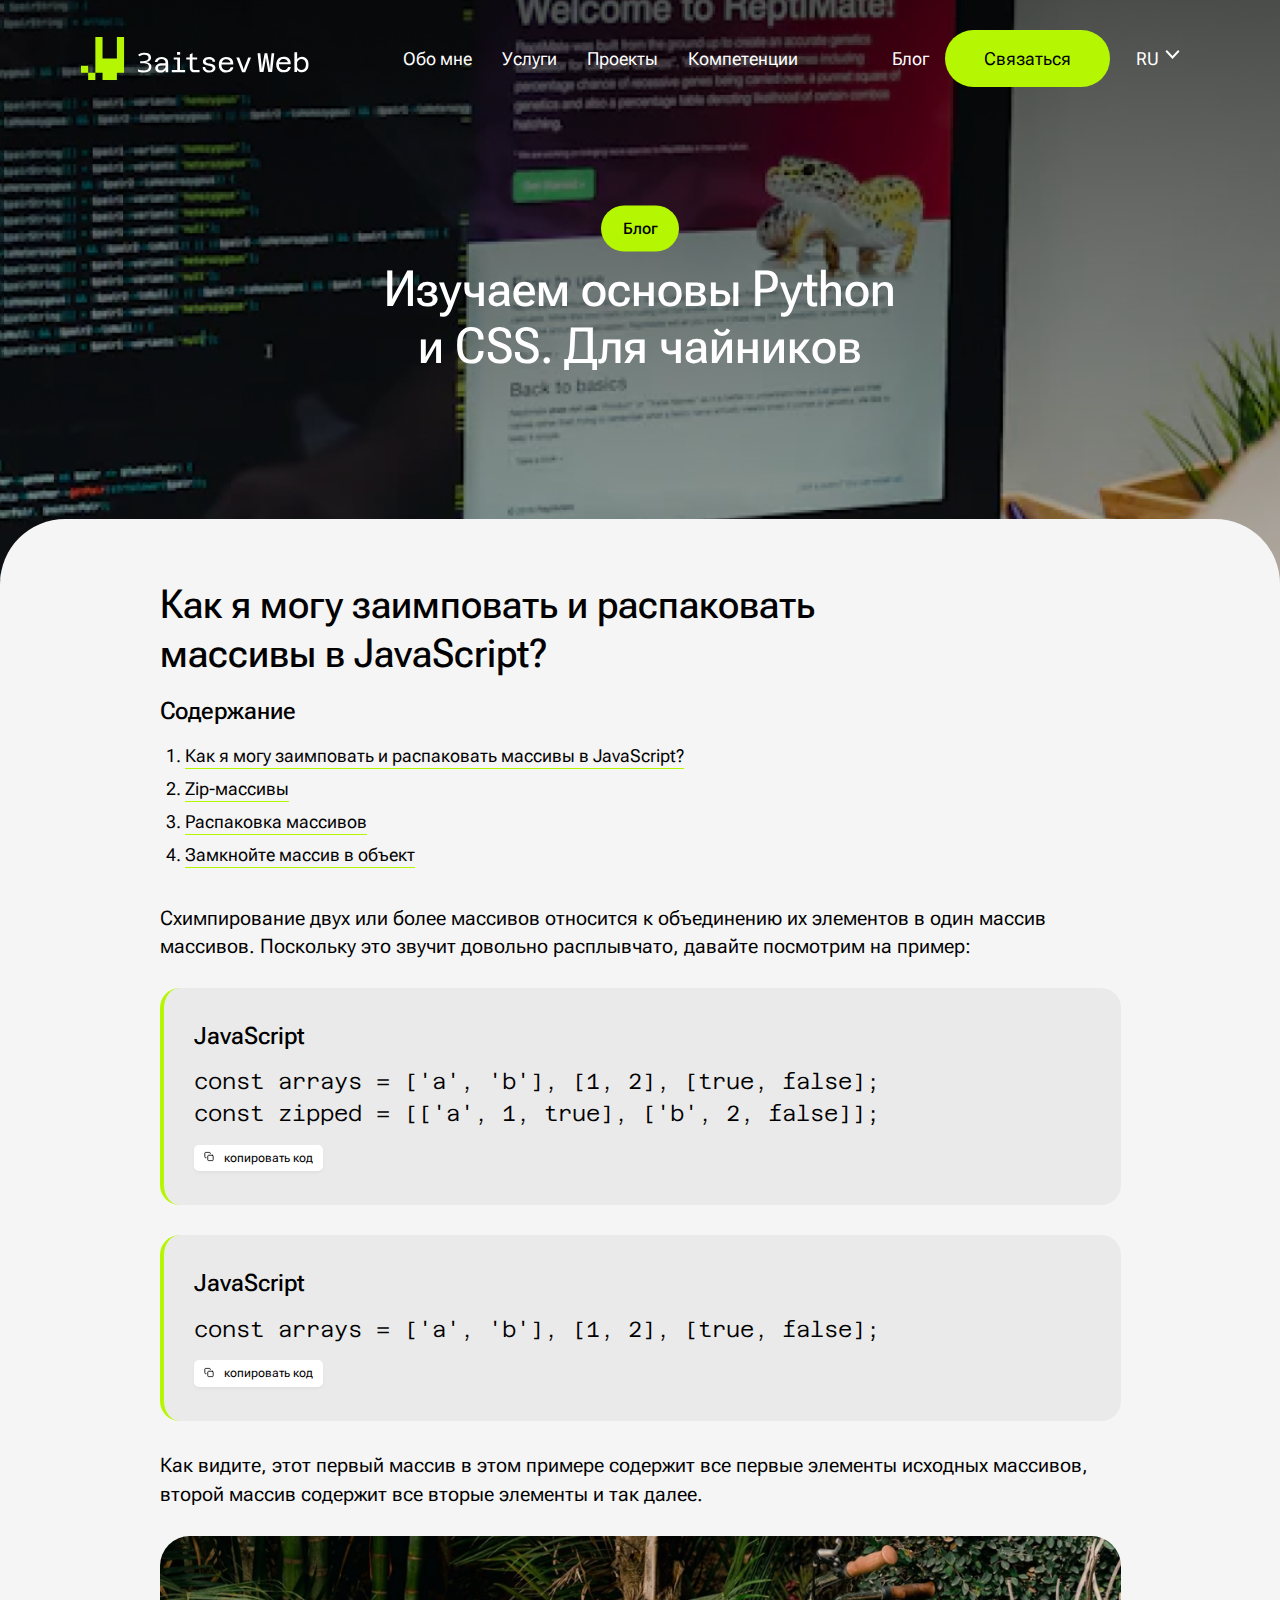
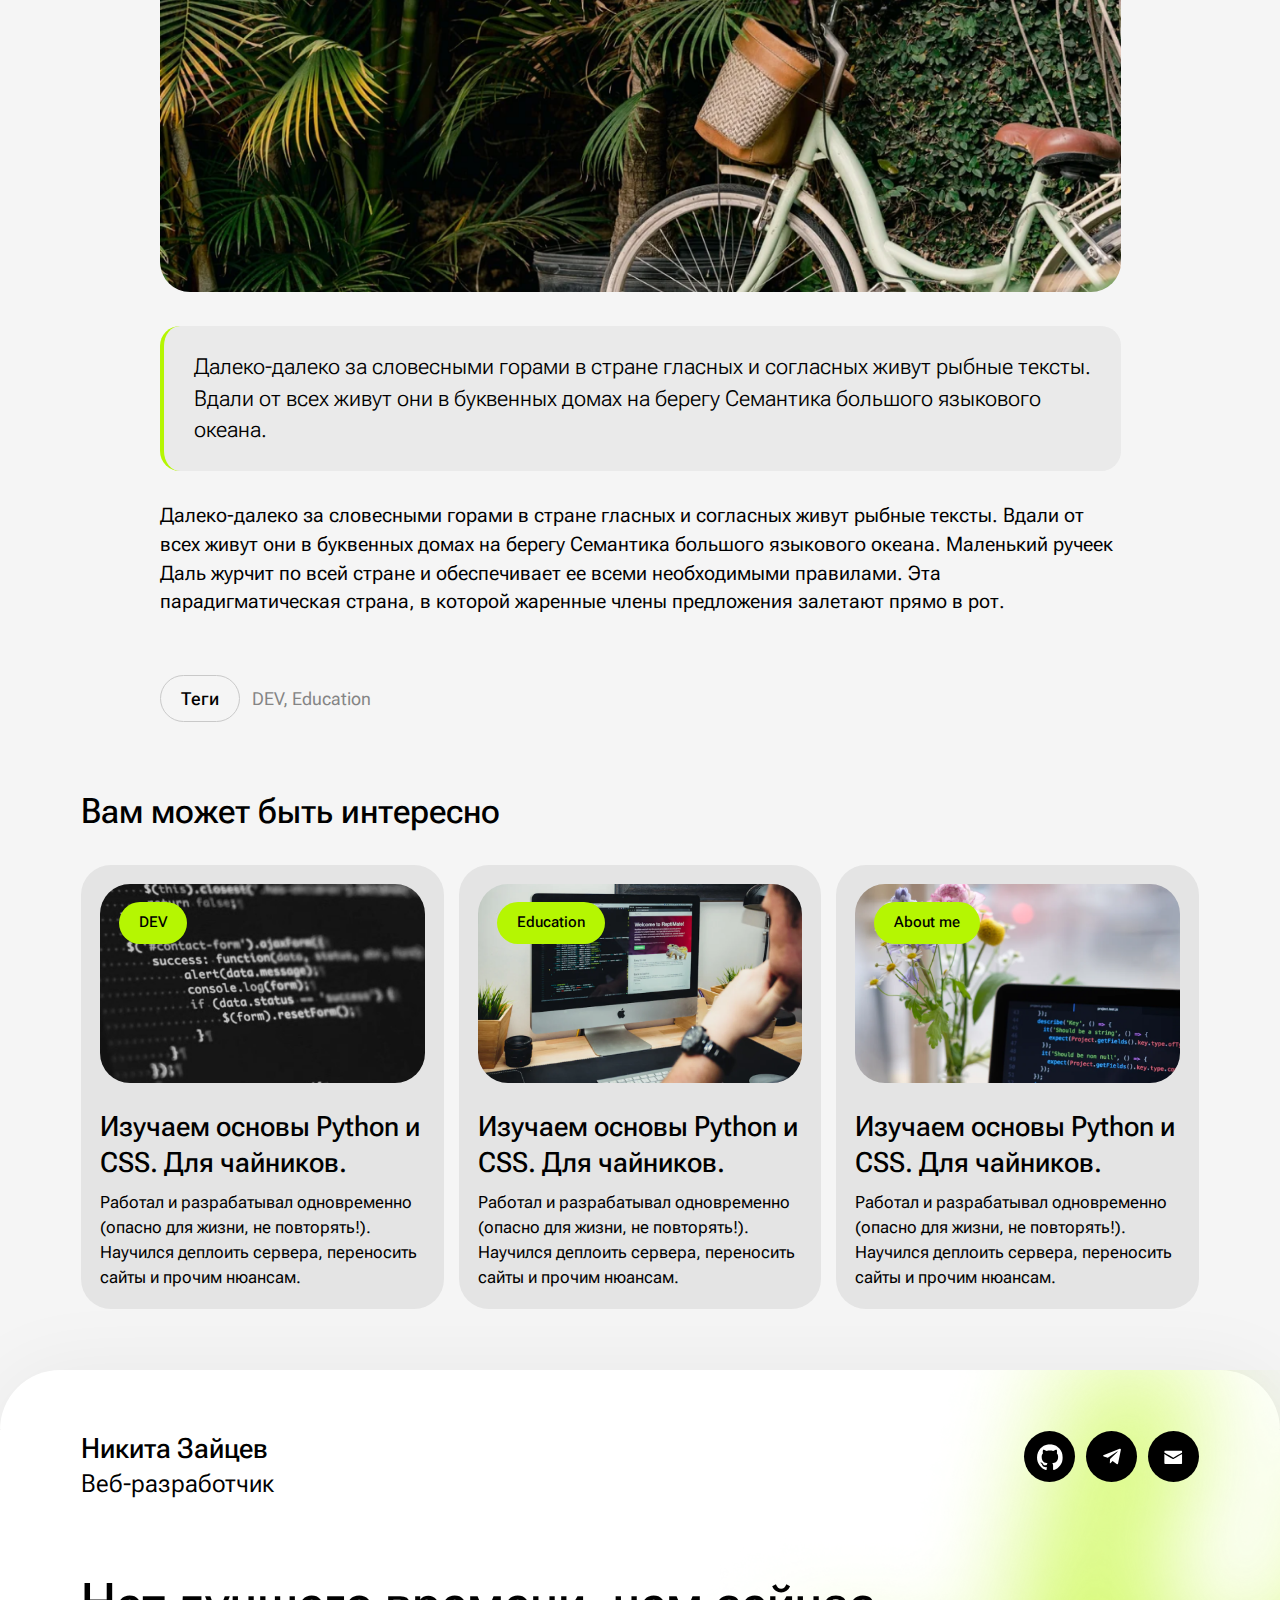
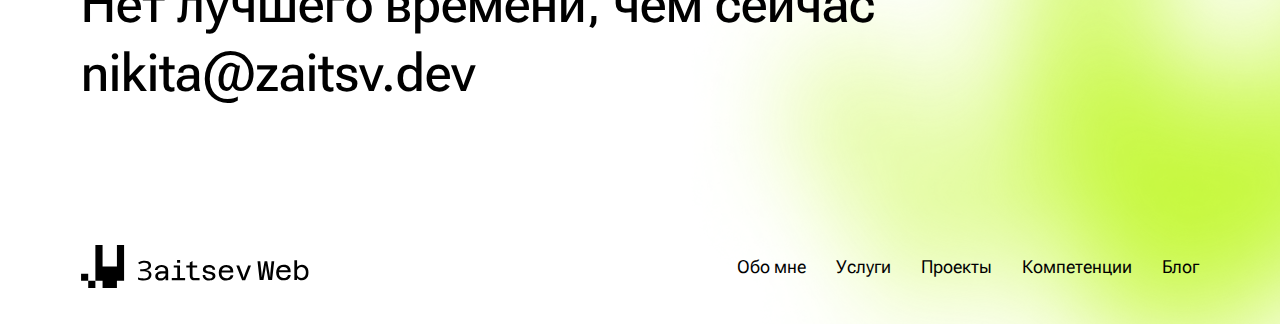
<file: blogexample.html>
<!DOCTYPE html>
<html lang="ru">
  <head>
    <meta charset="UTF-8" />
    <meta
      name="viewport"
      content="width=device-width, user-scalable=no, initial-scale=1.0"
    />
    <link rel="apple-touch-icon" href="" sizes="" />
    <link rel="icon" type="image/svg+xml" href="" />
    <meta name="format-detection" content="telephone=no" />
    <meta name="description" content="" />
    <meta name="keywords" content="" />
    <meta property="og:title" content="" />
    <meta property="og:description" content="" />
    <meta property="og:image" type="image/svg+xml" content="" />
    <meta property="og:image:alt" content="" />
    <meta property="og:image:width" content="300" />
    <meta property="og:image:height" content="300" />
    <meta property="og:type" content="product" />
    <meta property="og:url" content="#" />
    <link rel="preconnect" href="https://fonts.googleapis.com" />
    <link rel="preconnect" href="https://fonts.gstatic.com" crossorigin />
    <link
      href="https://fonts.googleapis.com/css2?family=Caveat:wght@400..700&family=Inter:ital,opsz,wght@0,14..32,100..900;1,14..32,100..900&family=Roboto+Flex:opsz,wght@8..144,100..1000&family=Roboto:ital,wght@0,100;0,300;0,400;0,500;0,700;0,900;1,100;1,300;1,400;1,500;1,700;1,900&display=swap"
      rel="stylesheet"
    />
    <link rel="preconnect" href="https://fonts.googleapis.com" />
    <link rel="preconnect" href="https://fonts.gstatic.com" crossorigin />
    <link
      href="https://fonts.googleapis.com/css2?family=Azeret+Mono:ital,wght@0,100..900;1,100..900&family=Caveat:wght@400..700&family=Inter:ital,opsz,wght@0,14..32,100..900;1,14..32,100..900&family=Roboto+Flex:opsz,wght@8..144,100..1000&family=Roboto:ital,wght@0,100;0,300;0,400;0,500;0,700;0,900;1,100;1,300;1,400;1,500;1,700;1,900&display=swap"
      rel="stylesheet"
    />
    <link rel="stylesheet" href="./blogexample.css" />
    <title>Document</title>
  </head>
  <body>
    <div class="wrapper">
      <header class="header">
        <div class="header__container container">
          <div class="wrap">
            <img class="logo" src="./images/logo-green.svg" alt="Заitsev Web" />
            <img
              class="logo logo_green_mini"
              src="./images/logo_green_white_mini.svg"
              alt="Заitsev Web"
            />
            <nav class="nav nav-head">
              <ul class="menu">
                <li class="menu__item">
                  <a class="menu__link" href="#aboutme">Обо мне</a>
                </li>
                <li class="menu__item">
                  <a class="menu__link" href="#uslygi">Услуги</a>
                </li>
                <li class="menu__item">
                  <a class="menu__link" href="#projects">Проекты</a>
                </li>
                <li class="menu__item">
                  <a class="menu__link" href="#comp">Компетенции</a>
                </li>
              </ul>
              <div class="mob-nav">
                <div class="mob-nav__line"></div>
                <div class="mob-nav__line"></div>
                <div class="mob-nav__line"></div>
              </div>
            </nav>
            <nav class="nav nav_right">
              <ul class="menu">
                <li class="menu__item">
                  <a class="menu__link" href="#blog">Блог</a>
                </li>
                <li class="menu__item">
                  <a class="menu__link menu__link_black contactWithMe" href=""
                    >Связаться</a
                  >
                </li>
                <li class="menu__item menu__item__select">
                  <div class="custom-select">
                    <div class="select-selected">RU</div>
                    <div class="select-items">
                      <div>RU</div>
                      <div>ENG</div>
                    </div>
                  </div>
                </li>
              </ul>
            </nav>
          </div>
          <div class="mob-navigation">
            <ul class="menu">
              <li class="menu__item">
                <a class="menu__link" href="#aboutme">Обо мне</a>
              </li>
              <li class="menu__item">
                <a class="menu__link" href="#uslygi">Услуги</a>
              </li>
              <li class="menu__item">
                <a class="menu__link" href="#projects">Проекты</a>
              </li>
              <li class="menu__item">
                <a class="menu__link" href="#comp">Компетенции</a>
              </li>
              <li class="menu__item">
                <a class="menu__link" href="#blog">Блог</a>
              </li>
            </ul>
            <div class="mob-navigation-wrap">
              <ul class="mob-navigation-nav">
                <li class="mob-navigation-nav__item">
                  <a
                    class="mob-navigation-nav__link mob-navigation-nav__link_black contactWithMe"
                    href=""
                    >Связаться</a
                  >
                </li>
              </ul>
              <ul class="mob-navigation-nav mob-navigation-nav_icons">
                <li
                  class="mob-navigation-nav__item mob-navigation-nav__item_icon"
                >
                  <a class="mob-navigation-nav__link" href="">
                    <img
                      class="mob-navigation-nav__icon"
                      src="./images/gh.svg"
                      alt=""
                    />
                  </a>
                </li>
                <li
                  class="mob-navigation-nav__item mob-navigation-nav__item_icon"
                >
                  <a class="mob-navigation-nav__link" href="">
                    <img
                      class="mob-navigation-nav__icon"
                      src="./images/tg.svg"
                      alt=""
                    />
                  </a>
                </li>
                <li
                  class="mob-navigation-nav__item mob-navigation-nav__item_icon"
                >
                  <a class="mob-navigation-nav__link" href="">
                    <img
                      class="mob-navigation-nav__icon"
                      src="./images/mail.svg"
                      alt=""
                    />
                  </a>
                </li>
              </ul>
            </div>
          </div>
        </div>
      </header>
      <main class="main">
        <div class="article-cover">
          <img class="article-cover__img" src="./images/example.png" alt="" />
          <div class="article-cover-wrap">
            <div class="article-cover-tag">Блог</div>
            <h1 class="article-cover__title">
              Изучаем основы Python <br />
              и CSS. Для чайников
            </h1>
          </div>
        </div>
        <article class="article">
          <div class="article__container container">
            <div class="article-content">
              <h2 class="article-content__title">
                Как я могу заимповать и распаковать массивы в JavaScript?
              </h2>
              <div class="maintenance">
                <h3 class="maintenance__title">Содержание</h3>
                <ol class="maintenance-list">
                  <li class="maintenance-list__item">
                    Как я могу заимповать и распаковать массивы в JavaScript?
                  </li>
                  <li class="maintenance-list__item">Zip-массивы</li>
                  <li class="maintenance-list__item">Распаковка массивов</li>
                  <li class="maintenance-list__item">
                    Замкнойте массив в объект
                  </li>
                </ol>
              </div>
              <p class="article-content__p">
                Схимпирование двух или более массивов относится к объединению их
                элементов в один массив массивов. Поскольку это звучит довольно
                расплывчато, давайте посмотрим на пример:
              </p>

              <div class="highlight code in-copy">
                <div class="highlight__bold">JavaScript</div>
                <div class="highlight-content">
                  <p class="highlight-content__p">
                    const arrays = ['a', 'b'], [1, 2], [true, false];
                  </p>
                  <p class="highlight-content__p">
                    const zipped = [['a', 1, true], ['b', 2, false]];
                  </p>
                </div>
                <button class="highlight__copy-content">копировать код</button>
              </div>

              <div class="highlight code in-copy">
                <div class="highlight__bold">JavaScript</div>
                <div class="highlight-content">
                  <p class="highlight-content__p">
                    const arrays = ['a', 'b'], [1, 2], [true, false];
                  </p>
                </div>
                <button class="highlight__copy-content">копировать код</button>
              </div>

              <p class="article-content__p">
                Как видите, этот первый массив в этом примере содержит все
                первые элементы исходных массивов, второй массив содержит все
                вторые элементы и так далее.
              </p>

              <img
                class="article-content__image"
                src="./images/velosiped.png"
                alt=""
              />

              <div class="highlight">
                <div class="highlight-content">
                  <p class="highlight-content__p">
                    Далеко-далеко за словесными горами в стране гласных и
                    согласных живут рыбные тексты. Вдали от всех живут они в
                    буквенных домах на берегу Семантика большого языкового
                    океана.
                  </p>
                </div>
              </div>

              <p class="article-content__p">
                Далеко-далеко за словесными горами в стране гласных и согласных
                живут рыбные тексты. Вдали от всех живут они в буквенных домах
                на берегу Семантика большого языкового океана. Маленький ручеек
                Даль журчит по всей стране и обеспечивает ее всеми необходимыми
                правилами. Эта парадигматическая страна, в которой жаренные
                члены предложения залетают прямо в рот.
              </p>
            </div>

            <div class="article-tags">
              <div class="article-tag article-tag-title">Теги</div>
              <div class="article-tags-list">
                <div class="article-tags-list__tag">DEV,</div>
                <div class="article-tags-list__tag">Education</div>
              </div>
            </div>
          </div>
        </article>
        <article class="usefull" id="blog">
          <div class="usefull__container container">
            <h2 class="usefull__title">Вам может быть интересно</h2>
            <h2 class="usefull__title usefull__title-mob">
              Полезная информация
            </h2>

            <div class="usefull-list">
              <a class="usefull-list__item" href="">
                <div class="usefull-list-wrap">
                  <img
                    class="usefull__img"
                    src="./images/usefull1.png"
                    alt=""
                  />
                  <p class="usefull__p">DEV</p>
                </div>
                <h3 class="usefull-list__title">
                  Изучаем основы Python и CSS. Для чайников.
                </h3>
                <p class="usefull__description">
                  Работал и разрабатывал одновременно (опасно для жизни, не
                  повторять!). Научился деплоить сервера, переносить сайты и
                  прочим нюансам.
                </p>
              </a>

              <a class="usefull-list__item" href="">
                <div class="usefull-list-wrap">
                  <img
                    class="usefull__img"
                    src="./images/usefull2.png"
                    alt=""
                  />
                  <p class="usefull__p">Education</p>
                </div>
                <h3 class="usefull-list__title">
                  Изучаем основы Python и CSS. Для чайников.
                </h3>
                <p class="usefull__description">
                  Работал и разрабатывал одновременно (опасно для жизни, не
                  повторять!). Научился деплоить сервера, переносить сайты и
                  прочим нюансам.
                </p>
              </a>

              <a class="usefull-list__item" href="">
                <div class="usefull-list-wrap">
                  <img
                    class="usefull__img"
                    src="./images/usefull3.png"
                    alt=""
                  />
                  <p class="usefull__p">About me</p>
                </div>
                <h3 class="usefull-list__title">
                  Изучаем основы Python и CSS. Для чайников.
                </h3>
                <p class="usefull__description">
                  Работал и разрабатывал одновременно (опасно для жизни, не
                  повторять!). Научился деплоить сервера, переносить сайты и
                  прочим нюансам.
                </p>
              </a>
            </div>
          </div>
        </article>
      </main>
      <footer class="footer">
        <picture class="footer-pattern">
          <source
            srcset="./images/pattern-footer-1440.png"
            media="(min-width: 500px) and (max-width: 1600px)"
          />
          <source
            srcset="./images/pattern-footer-1280.png"
            media="(min-width: 500px) and (max-width: 1290px)"
          />
          <source
            srcset="./images/pattern-footer-1080.png"
            media="(min-width: 500px) and (max-width: 1080px)"
          />
          <source
            srcset="./images/pattern-footer-390.png"
            media="(max-width: 500px)"
          />
          <img
            class="footer-pattern-img"
            src="./images/pattern-footer-1920.png"
            alt=""
          />
        </picture>
        <div class="footer__container container">
          <div class="footer-first">
            <div class="footer-first__about-me">
              <h3 class="footer-first__title">Никита Зайцев</h3>
              <p class="footer-first__description">Веб-разработчик</p>
            </div>
            <ul class="footer-first-links">
              <li class="footer-first-links__item">
                <a class="footer-first-links__link" href="">
                  <img
                    class="footer-first-links__img"
                    src="./images/gh.svg"
                    alt=""
                  />
                </a>
              </li>

              <li class="footer-first-links__item">
                <a class="footer-first-links__link" href="">
                  <img
                    class="footer-first-links__img"
                    src="./images/tg.svg"
                    alt=""
                  />
                </a>
              </li>

              <li class="footer-first-links__item">
                <a class="footer-first-links__link" href="">
                  <img
                    class="footer-first-links__img"
                    src="./images/mail.svg"
                    alt=""
                  />
                </a>
              </li>
            </ul>
          </div>

          <div class="footer-second">
            <h2 class="footer-second__title">
              Нет лучшего времени, чем сейчас nikita@zaitsv.dev
            </h2>
          </div>

          <div class="footer-third">
            <img class="footer-third__logo" src="./images/logo.svg" alt="" />
            <nav class="footer-third__nav">
              <ul class="menu">
                <li class="menu__item">
                  <a class="menu__link" href="#aboutme">Обо мне</a>
                </li>
                <li class="menu__item">
                  <a class="menu__link" href="#uslygi">Услуги</a>
                </li>
                <li class="menu__item">
                  <a class="menu__link" href="#projects">Проекты</a>
                </li>
                <li class="menu__item">
                  <a class="menu__link" href="#comp">Компетенции</a>
                </li>
                <li class="menu__item">
                  <a class="menu__link" href="#blog">Блог</a>
                </li>
              </ul>
            </nav>
          </div>

          <ul class="footer-first-links footer-first-links_mob">
            <li class="footer-first-links__item">
              <a class="footer-first-links__link" href="">
                <img
                  class="footer-first-links__img"
                  src="./images/gh.svg"
                  alt=""
                />
              </a>
            </li>

            <li class="footer-first-links__item">
              <a class="footer-first-links__link link_mob_2" href="">
                <img
                  class="footer-first-links__img"
                  src="./images/tg.svg"
                  alt=""
                />
              </a>
            </li>

            <li class="footer-first-links__item">
              <a class="footer-first-links__link link_mob_3" href="">
                <img
                  class="footer-first-links__img"
                  src="./images/mail.svg"
                  alt=""
                />
              </a>
            </li>
          </ul>
        </div>
      </footer>
      <div class="modal">
        <div class="modal__container container">
          <div class="modal-content">
            <form class="form">
              <img class="form-close" src="./images/x.svg" />

              <h2 class="form__title">
                С какой услугой<br />
                я могу вам помочь?
              </h2>
              <div class="form-tags">
                <div class="form-tags__tag">Верстка лендинга</div>
                <div class="form-tags__tag">Корпоративный сайт</div>
                <div class="form-tags__tag">Тех.поддержка</div>
                <div class="form-tags__tag">Разработка бота</div>
                <div class="form-tags__tag">Сайт-визитка</div>
              </div>

              <div class="form-fields">
                <input
                  class="form-field__input"
                  type="text"
                  placeholder="Ваше имя"
                />
                <input
                  class="form-field__input"
                  type="email"
                  placeholder="E-mail"
                />
                <textarea
                  class="form-field__textarea"
                  placeholder="Опишите вашу задачу"
                ></textarea>
              </div>

              <div class="contact">
                <p class="contant__description">
                  Вы можете связаться со мной другим удобным способом:
                </p>
                <div class="contact-variants">
                  <a
                    class="contact-variants__link contact-variants__link_pc"
                    href=""
                    >Написать письмо</a
                  >
                  <a
                    class="contact-variants__link contact-variants__link_mob"
                    href=""
                    >Письмо</a
                  >
                  <span class="contact-variants__span">Или</span>
                  <a class="contact-variants__link" href="">Telegram</a>
                </div>
              </div>

              <button class="form__button">Отправить</button>
            </form>
          </div>
        </div>
      </div>
      <script>
        // скрипт модал формы

        const contactWithMe = document.querySelectorAll(".contactWithMe");
        const modal = document.querySelector(".modal");

        contactWithMe.forEach((btn) => {
          btn.addEventListener("click", (event) => {
            event.preventDefault();

            modal.classList.add("active");
          });
        });

        const closebtn = document.querySelector(".form-close");

        closebtn.addEventListener("click", () => {
          modal.classList.remove("active");
        });
      </script>
      <script>
        // скрипт меню языков

        const selected = document.querySelector(".select-selected");
        const itemsContainer = document.querySelector(".select-items");

        selected.addEventListener("click", () => {
          itemsContainer.style.display =
            itemsContainer.style.display === "block" ? "none" : "block";
        });

        document.querySelectorAll(".select-items div").forEach((item) => {
          item.addEventListener("click", function () {
            selected.textContent = this.textContent;
            itemsContainer.style.display = "none";
          });
        });

        window.addEventListener("click", (e) => {
          if (
            !selected.contains(e.target) &&
            !itemsContainer.contains(e.target)
          ) {
            itemsContainer.style.display = "none";
          }
        });
      </script>
      <script>
        // скрипт бурегр меню

        const burger = document.querySelector(".mob-nav");
        const mobNavigation = document.querySelector(".mob-navigation");
        const header = document.querySelector("header");
        const article = document.querySelector(".article");

        burger.addEventListener("click", () => {
          burger.classList.toggle("active");
          mobNavigation.classList.toggle("active");
          header.classList.toggle("active");
          article.classList.toggle("hr");
        });
      </script>
      <script>
        // скрипт копирования кода

        const copyBtns = document.querySelectorAll(".highlight__copy-content");

        copyBtns.forEach((btn) => {
          btn.addEventListener("click", function () {
            const parentDiv = this.previousElementSibling;

            btn.textContent = "скопировано!";

            navigator.clipboard.writeText(parentDiv.textContent.trim());

            btn.addEventListener("pointerout", () => {
              btn.textContent = "копировать";
            });
          });
        });
      </script>
    </div>
  </body>
</html>
</file>
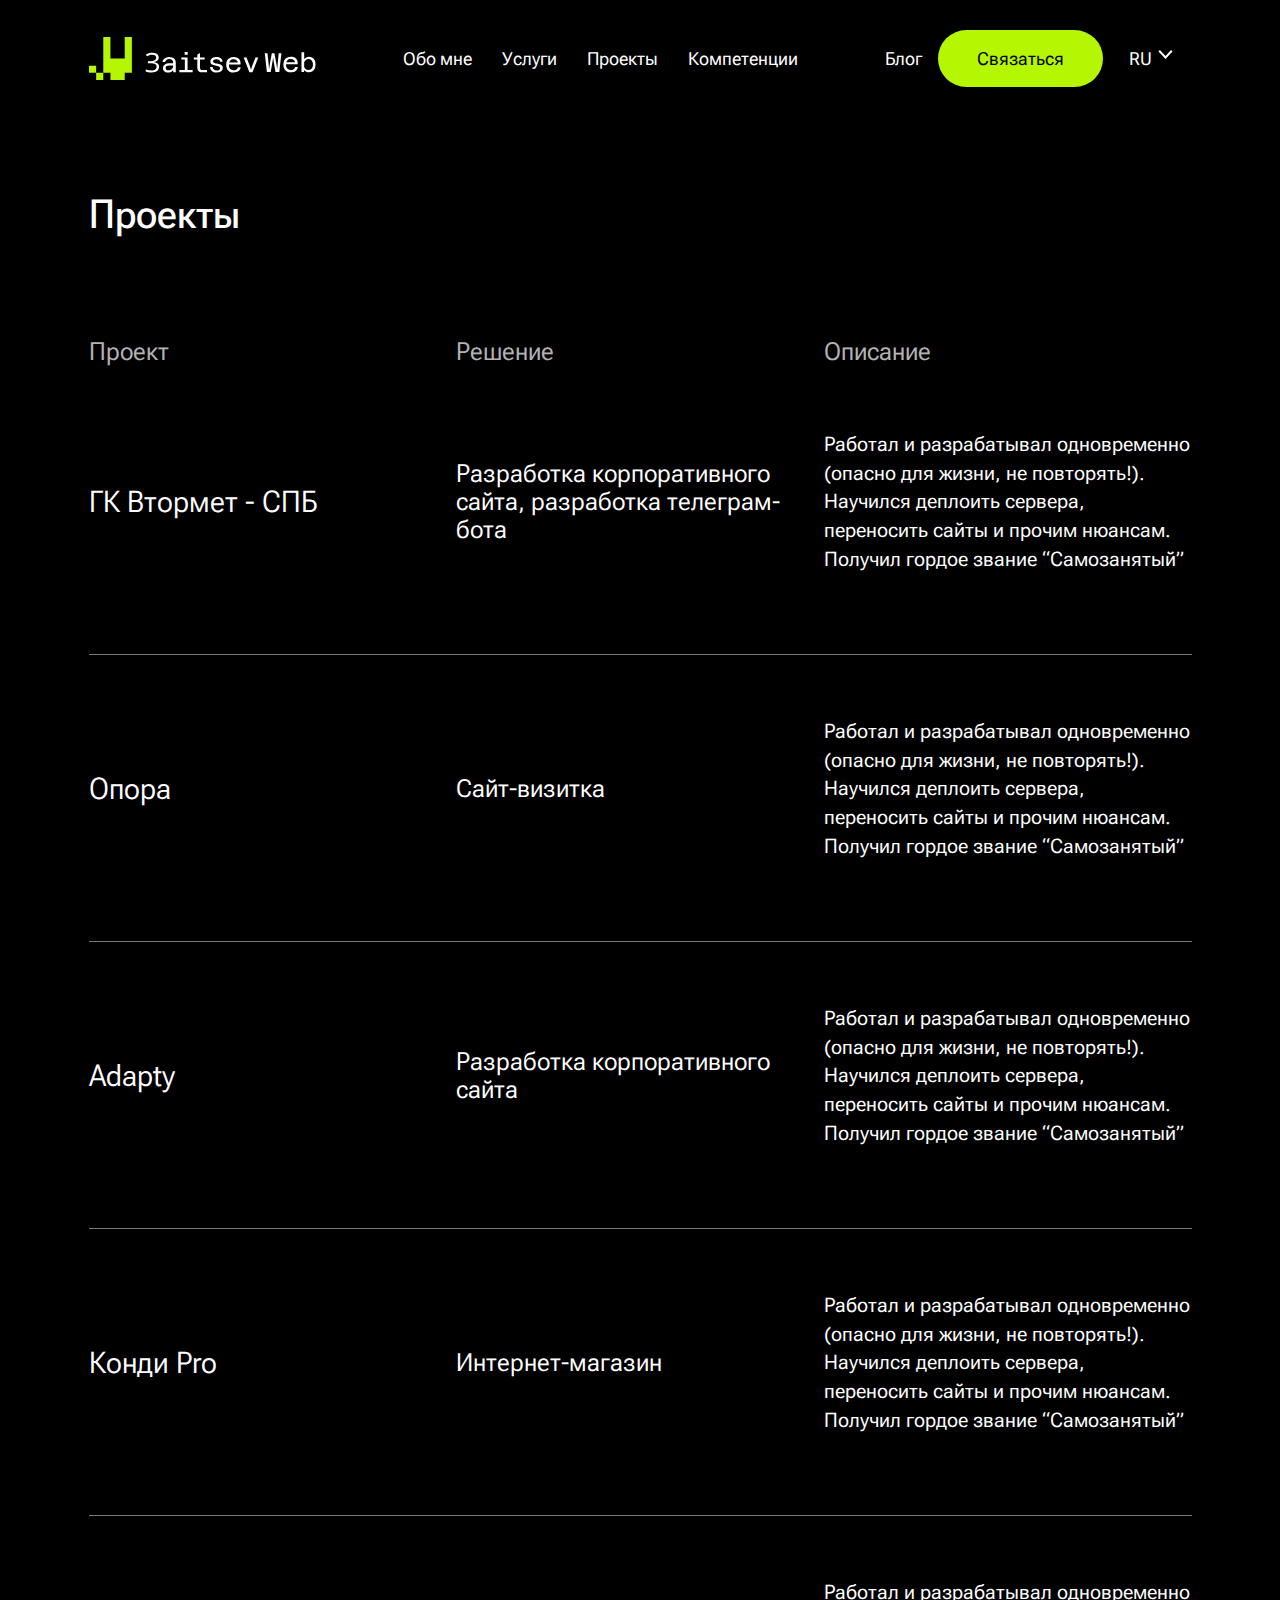
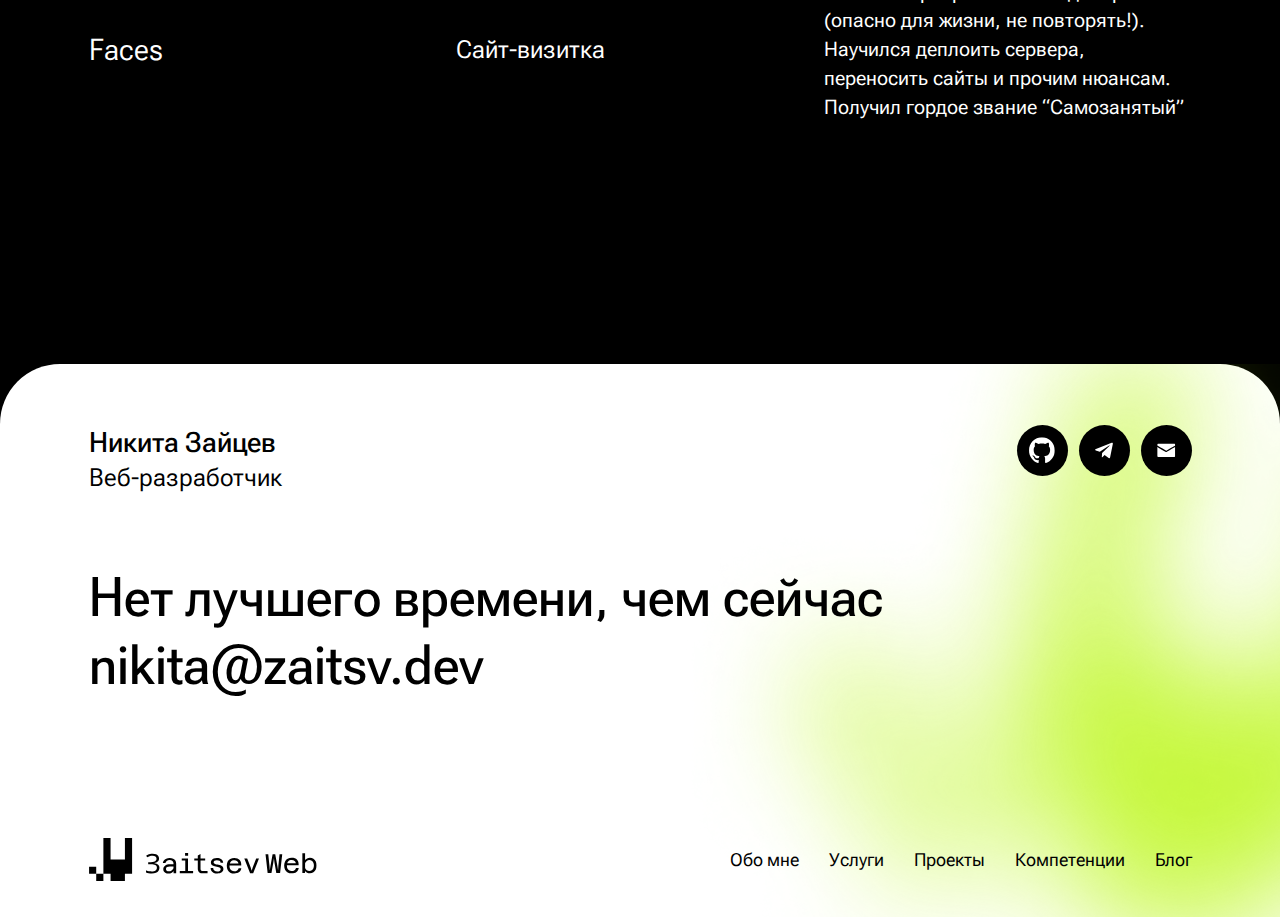
<file: projects.html>
<!DOCTYPE html>
<html lang="en">
  <head>
    <meta charset="UTF-8" />
    <meta
      name="viewport"
      content="width=device-width, user-scalable=no, initial-scale=1.0"
    />
    <link rel="apple-touch-icon" href="" sizes="" />
    <link rel="icon" type="image/svg+xml" href="" />
    <meta name="format-detection" content="telephone=no" />
    <meta name="description" content="" />
    <meta name="keywords" content="" />
    <meta property="og:title" content="" />
    <meta property="og:description" content="" />
    <meta property="og:image" type="image/svg+xml" content="" />
    <meta property="og:image:alt" content="" />
    <meta property="og:image:width" content="300" />
    <meta property="og:image:height" content="300" />
    <meta property="og:type" content="product" />
    <meta property="og:url" content="#" />
    <link rel="preconnect" href="https://fonts.googleapis.com" />
    <link rel="preconnect" href="https://fonts.gstatic.com" crossorigin />
    <link
      href="https://fonts.googleapis.com/css2?family=Caveat:wght@400..700&family=Inter:ital,opsz,wght@0,14..32,100..900;1,14..32,100..900&family=Roboto+Flex:opsz,wght@8..144,100..1000&family=Roboto:ital,wght@0,100;0,300;0,400;0,500;0,700;0,900;1,100;1,300;1,400;1,500;1,700;1,900&display=swap"
      rel="stylesheet"
    />
    <link rel="stylesheet" href="./projects.css" />
    <title>Проекты</title>
  </head>
  <body>
    <div class="wrapper">
      <header class="header">
        <div class="header__container container">
          <div class="wrap">
            <img
              class="logo logo_white"
              src="./images/logo-green.svg"
              alt="Заitsev Web"
            />
            <img
              class="logo logo_black"
              src="./images/logo-green-white.svg"
              alt="Заitsev Web"
            />

            <img
              class="logo logo_green_mini logo_green_mini_white"
              src="./images/logo_green_white_mini.svg"
              alt="Заitsev Web"
            />
            <img
              class="logo logo_green_mini logo_green_mini_black"
              src="./images/logo_green_mini.svg"
              alt="Заitsev Web"
            />
            <nav class="nav nav-head">
              <ul class="menu">
                <li class="menu__item">
                  <a class="menu__link" href="#aboutme">Обо мне</a>
                </li>
                <li class="menu__item">
                  <a class="menu__link" href="#uslygi">Услуги</a>
                </li>
                <li class="menu__item">
                  <a class="menu__link" href="#projects">Проекты</a>
                </li>
                <li class="menu__item">
                  <a class="menu__link" href="#comp">Компетенции</a>
                </li>
              </ul>
              <div class="mob-nav">
                <div class="mob-nav__line"></div>
                <div class="mob-nav__line"></div>
                <div class="mob-nav__line"></div>
              </div>
            </nav>
            <nav class="nav nav_right">
              <ul class="menu">
                <li class="menu__item">
                  <a class="menu__link" href="#blog">Блог</a>
                </li>
                <li class="menu__item">
                  <a class="menu__link menu__link_black contactWithMe" href=""
                    >Связаться</a
                  >
                </li>
                <li class="menu__item menu__item__select">
                  <div class="custom-select">
                    <div class="select-selected">RU</div>
                    <div class="select-items">
                      <div>RU</div>
                      <div>ENG</div>
                    </div>
                  </div>
                </li>
              </ul>
            </nav>
          </div>
          <div class="mob-navigation">
            <ul class="menu">
              <li class="menu__item">
                <a class="menu__link" href="#aboutme">Обо мне</a>
              </li>
              <li class="menu__item">
                <a class="menu__link" href="#uslygi">Услуги</a>
              </li>
              <li class="menu__item">
                <a class="menu__link" href="#projects">Проекты</a>
              </li>
              <li class="menu__item">
                <a class="menu__link" href="#comp">Компетенции</a>
              </li>
              <li class="menu__item">
                <a class="menu__link" href="#blog">Блог</a>
              </li>
            </ul>
            <div class="mob-navigation-wrap">
              <ul class="mob-navigation-nav">
                <li class="mob-navigation-nav__item">
                  <a
                    class="mob-navigation-nav__link mob-navigation-nav__link_black contactWithMe"
                    href=""
                    >Связаться</a
                  >
                </li>
              </ul>
              <ul class="mob-navigation-nav mob-navigation-nav_icons">
                <li
                  class="mob-navigation-nav__item mob-navigation-nav__item_icon"
                >
                  <a class="mob-navigation-nav__link" href="">
                    <img
                      class="mob-navigation-nav__icon"
                      src="./images/gh.svg"
                      alt=""
                    />
                  </a>
                </li>
                <li
                  class="mob-navigation-nav__item mob-navigation-nav__item_icon"
                >
                  <a class="mob-navigation-nav__link" href="">
                    <img
                      class="mob-navigation-nav__icon"
                      src="./images/tg.svg"
                      alt=""
                    />
                  </a>
                </li>
                <li
                  class="mob-navigation-nav__item mob-navigation-nav__item_icon"
                >
                  <a class="mob-navigation-nav__link" href="">
                    <img
                      class="mob-navigation-nav__icon"
                      src="./images/mail.svg"
                      alt=""
                    />
                  </a>
                </li>
              </ul>
            </div>
          </div>
        </div>
      </header>
      <main class="main">
        <article class="projects" id="projects">
          <div class="popup">
            <div class="popup__container">
              <div class="popup-content">
                <div class="popup__wrap">
                  <img
                    class="popup__img"
                    src="./images/projectscreen.jpg"
                    alt=""
                  />
                  <a class="popup__link" href="">
                    <img
                      class="popup__img-link"
                      src="./images/link-fill.svg"
                      alt=""
                    />
                  </a>
                </div>
              </div>
            </div>
          </div>
          <div class="projects__container container">
            <h2 class="projects__title">Проекты</h2>
            <div class="projects-table">
              <div class="projects-table-head">
                <h3 class="projects-table-head__p">Проект</h3>
                <h3 class="projects-table-head__p">Решение</h3>
                <h3 class="projects-table-head__p">Описание</h3>
              </div>
              <div class="projects-table-body">
                <div
                  class="projects-table-body__item"
                  data-img="./images/project2.png"
                  data-link="/"
                >
                  <img
                    class="projects-table-body__img"
                    src="./images/project1.png"
                    alt=""
                  />
                  <p class="projects-table-body__name">
                    ГК Втормет - СПБ
                    <a class="projects-table-body__link" href=""
                      ><img
                        class="projects-table-body__img-link"
                        src="./images/link.svg"
                        alt=""
                    /></a>
                  </p>
                  <p class="projects-table-body__solution">
                    Разработка корпоративного сайта, разработка телеграм-бота
                  </p>
                  <p class="projects-table-body__description">
                    Работал и разрабатывал одновременно (опасно для жизни, не
                    повторять!). Научился деплоить сервера, переносить сайты и
                    прочим нюансам. Получил гордое звание “Самозанятый”
                  </p>
                </div>

                <div
                  class="projects-table-body__item"
                  data-img="./images/projectscreen.jpg"
                  data-link="/"
                >
                  <img
                    class="projects-table-body__img"
                    src="./images/project2.png"
                    alt=""
                  />
                  <p class="projects-table-body__name">
                    Опора
                    <a class="projects-table-body__link" href=""
                      ><img
                        class="projects-table-body__img-link"
                        src="./images/link.svg"
                        alt=""
                    /></a>
                  </p>
                  <p class="projects-table-body__solution">Сайт-визитка</p>
                  <p class="projects-table-body__description">
                    Работал и разрабатывал одновременно (опасно для жизни, не
                    повторять!). Научился деплоить сервера, переносить сайты и
                    прочим нюансам. Получил гордое звание “Самозанятый”
                  </p>
                </div>

                <div
                  class="projects-table-body__item"
                  data-img="./images/projectscreen.jpg"
                  data-link="/"
                >
                  <img
                    class="projects-table-body__img"
                    src="./images/project3.png"
                    alt=""
                  />
                  <p class="projects-table-body__name">
                    Adapty
                    <a class="projects-table-body__link" href=""
                      ><img
                        class="projects-table-body__img-link"
                        src="./images/link.svg"
                        alt=""
                    /></a>
                  </p>
                  <p class="projects-table-body__solution">
                    Разработка корпоративного сайта
                  </p>
                  <p class="projects-table-body__description">
                    Работал и разрабатывал одновременно (опасно для жизни, не
                    повторять!). Научился деплоить сервера, переносить сайты и
                    прочим нюансам. Получил гордое звание “Самозанятый”
                  </p>
                </div>

                <div
                  class="projects-table-body__item"
                  data-img="./images/projectscreen.jpg"
                  data-link="/"
                >
                  <p class="projects-table-body__name">Конди Pro</p>
                  <p class="projects-table-body__solution">Интернет-магазин</p>
                  <p class="projects-table-body__description">
                    Работал и разрабатывал одновременно (опасно для жизни, не
                    повторять!). Научился деплоить сервера, переносить сайты и
                    прочим нюансам. Получил гордое звание “Самозанятый”
                  </p>
                </div>

                <div
                  class="projects-table-body__item"
                  data-img="./images/projectscreen.jpg"
                  data-link="/"
                >
                  <p class="projects-table-body__name">Faces</p>
                  <p class="projects-table-body__solution">Сайт-визитка</p>
                  <p class="projects-table-body__description">
                    Работал и разрабатывал одновременно (опасно для жизни, не
                    повторять!). Научился деплоить сервера, переносить сайты и
                    прочим нюансам. Получил гордое звание “Самозанятый”
                  </p>
                </div>
              </div>
            </div>
          </div>
        </article>
      </main>
      <footer class="footer">
        <picture class="footer-pattern">
          <source
            srcset="./images/pattern-footer-1440.png"
            media="(min-width: 500px) and (max-width: 1600px)"
          />
          <source
            srcset="./images/pattern-footer-1280.png"
            media="(min-width: 500px) and (max-width: 1290px)"
          />
          <source
            srcset="./images/pattern-footer-1080.png"
            media="(min-width: 500px) and (max-width: 1080px)"
          />
          <source
            srcset="./images/pattern-footer-390.png"
            media="(max-width: 500px)"
          />
          <img
            class="footer-pattern-img"
            src="./images/pattern-footer-1920.png"
            alt=""
          />
        </picture>
        <div class="footer__container container">
          <div class="footer-first">
            <div class="footer-first__about-me">
              <h3 class="footer-first__title">Никита Зайцев</h3>
              <p class="footer-first__description">Веб-разработчик</p>
            </div>
            <ul class="footer-first-links">
              <li class="footer-first-links__item">
                <a class="footer-first-links__link" href="">
                  <img
                    class="footer-first-links__img"
                    src="./images/gh.svg"
                    alt=""
                  />
                </a>
              </li>

              <li class="footer-first-links__item">
                <a class="footer-first-links__link" href="">
                  <img
                    class="footer-first-links__img"
                    src="./images/tg.svg"
                    alt=""
                  />
                </a>
              </li>

              <li class="footer-first-links__item">
                <a class="footer-first-links__link" href="">
                  <img
                    class="footer-first-links__img"
                    src="./images/mail.svg"
                    alt=""
                  />
                </a>
              </li>
            </ul>
          </div>

          <div class="footer-second">
            <h2 class="footer-second__title">
              Нет лучшего времени, чем сейчас nikita@zaitsv.dev
            </h2>
          </div>

          <div class="footer-third">
            <img class="footer-third__logo" src="./images/logo.svg" alt="" />
            <nav class="footer-third__nav">
              <ul class="menu">
                <li class="menu__item">
                  <a class="menu__link" href="#aboutme">Обо мне</a>
                </li>
                <li class="menu__item">
                  <a class="menu__link" href="#uslygi">Услуги</a>
                </li>
                <li class="menu__item">
                  <a class="menu__link" href="#projects">Проекты</a>
                </li>
                <li class="menu__item">
                  <a class="menu__link" href="#comp">Компетенции</a>
                </li>
                <li class="menu__item">
                  <a class="menu__link" href="#blog">Блог</a>
                </li>
              </ul>
            </nav>
          </div>

          <ul class="footer-first-links footer-first-links_mob">
            <li class="footer-first-links__item">
              <a class="footer-first-links__link" href="">
                <img
                  class="footer-first-links__img"
                  src="./images/gh.svg"
                  alt=""
                />
              </a>
            </li>

            <li class="footer-first-links__item">
              <a class="footer-first-links__link link_mob_2" href="">
                <img
                  class="footer-first-links__img"
                  src="./images/tg.svg"
                  alt=""
                />
              </a>
            </li>

            <li class="footer-first-links__item">
              <a class="footer-first-links__link link_mob_3" href="">
                <img
                  class="footer-first-links__img"
                  src="./images/mail.svg"
                  alt=""
                />
              </a>
            </li>
          </ul>
        </div>
      </footer>
      <div class="modal">
        <div class="modal__container container">
          <div class="modal-content">
            <form class="form">
              <img class="form-close" src="./images/x.svg" />

              <h2 class="form__title">
                С какой услугой<br />
                я могу вам помочь?
              </h2>
              <div class="form-tags">
                <div class="form-tags__tag">Верстка лендинга</div>
                <div class="form-tags__tag">Корпоративный сайт</div>
                <div class="form-tags__tag">Тех.поддержка</div>
                <div class="form-tags__tag">Разработка бота</div>
                <div class="form-tags__tag">Сайт-визитка</div>
              </div>

              <div class="form-fields">
                <input
                  class="form-field__input"
                  type="text"
                  placeholder="Ваше имя"
                />
                <input
                  class="form-field__input"
                  type="email"
                  placeholder="E-mail"
                />
                <textarea
                  class="form-field__textarea"
                  placeholder="Опишите вашу задачу"
                ></textarea>
              </div>

              <div class="contact">
                <p class="contant__description">
                  Вы можете связаться со мной другим удобным способом:
                </p>
                <div class="contact-variants">
                  <a
                    class="contact-variants__link contact-variants__link_pc"
                    href=""
                    >Написать письмо</a
                  >
                  <a
                    class="contact-variants__link contact-variants__link_mob"
                    href=""
                    >Письмо</a
                  >
                  <span class="contact-variants__span">Или</span>
                  <a class="contact-variants__link" href="">Telegram</a>
                </div>
              </div>

              <button class="form__button">Отправить</button>
            </form>
          </div>
        </div>
      </div>
      <script>
        // скрипт попап проектов
        const items = document.querySelectorAll(".projects-table-body__item");
        const popup = document.querySelector(".popup");
        const linkpopup = document.querySelector(".popup__link");
        const popupimg = document.querySelector(".popup__img");
        const closepopup = document.querySelector(".popup__container");

        items.forEach((item) => {
          item.addEventListener("click", () => {
            const link = item.dataset.link;
            const img = item.dataset.img;

            if (img && link) {
              linkpopup.href = link;
              popupimg.src = img;

              popup.classList.add("active");
              popup.scrollIntoView();
            }
          });
        });

        closepopup.addEventListener("click", () => {
          popup.classList.remove("active");
        });
      </script>
      <script>
        // скрипт модал формы

        const contactWithMe = document.querySelectorAll(".contactWithMe");
        const modal = document.querySelector(".modal");

        contactWithMe.forEach((btn) => {
          btn.addEventListener("click", (event) => {
            event.preventDefault();

            modal.classList.add("active");
          });
        });

        const closebtn = document.querySelector(".form-close");

        closebtn.addEventListener("click", () => {
          modal.classList.remove("active");
        });
      </script>
      <script>
        // скрипт меню языков

        const selected = document.querySelector(".select-selected");
        const itemsContainer = document.querySelector(".select-items");

        selected.addEventListener("click", () => {
          itemsContainer.style.display =
            itemsContainer.style.display === "block" ? "none" : "block";
        });

        document.querySelectorAll(".select-items div").forEach((item) => {
          item.addEventListener("click", function () {
            selected.textContent = this.textContent;
            itemsContainer.style.display = "none";
          });
        });

        window.addEventListener("click", (e) => {
          if (
            !selected.contains(e.target) &&
            !itemsContainer.contains(e.target)
          ) {
            itemsContainer.style.display = "none";
          }
        });
      </script>
      <script>
        // скрипт бурегр меню

        const burger = document.querySelector(".mob-nav");
        const mobNavigation = document.querySelector(".mob-navigation");
        const header = document.querySelector("header");
        const projects = document.querySelector(".projects");

        burger.addEventListener("click", () => {
          burger.classList.toggle("active");
          mobNavigation.classList.toggle("active");
          header.classList.toggle("active");
          projects.classList.toggle("hr");
        });
      </script>
    </div>
  </body>
</html>
</file>
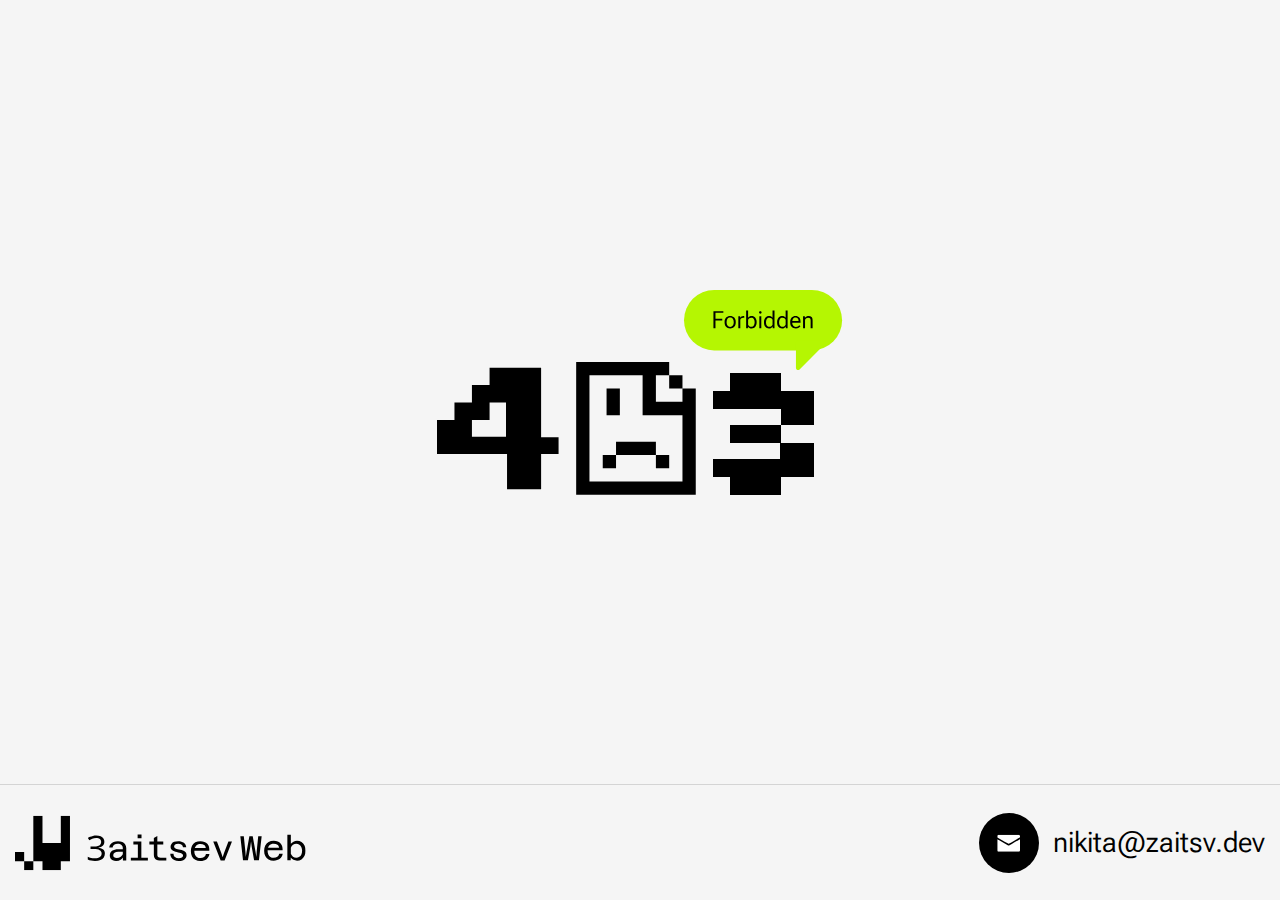
<file: texforbidden.html>
<!DOCTYPE html>
<html lang="ru">
  <head>
    <meta charset="UTF-8" />
    <meta
      name="viewport"
      content="width=device-width, user-scalable=no, initial-scale=1.0"
    />
    <link rel="apple-touch-icon" href="" sizes="" />
    <link rel="icon" type="image/svg+xml" href="" />
    <meta name="format-detection" content="telephone=no" />
    <meta name="description" content="" />
    <meta name="keywords" content="" />
    <meta property="og:title" content="" />
    <meta property="og:description" content="" />
    <meta property="og:image" type="image/svg+xml" content="" />
    <meta property="og:image:alt" content="" />
    <meta property="og:image:width" content="300" />
    <meta property="og:image:height" content="300" />
    <meta property="og:type" content="product" />
    <meta property="og:url" content="#" />
    <link rel="preconnect" href="https://fonts.googleapis.com" />
    <link rel="preconnect" href="https://fonts.gstatic.com" crossorigin />
    <link
      href="https://fonts.googleapis.com/css2?family=Caveat:wght@400..700&family=Inter:ital,opsz,wght@0,14..32,100..900;1,14..32,100..900&family=Roboto+Flex:opsz,wght@8..144,100..1000&family=Roboto:ital,wght@0,100;0,300;0,400;0,500;0,700;0,900;1,100;1,300;1,400;1,500;1,700;1,900&display=swap"
      rel="stylesheet"
    />
    <link rel="stylesheet" href="./tex.css" />
    <title>Сайт в разработке</title>
  </head>
  <body>
    <div class="wrapper">
      <div class="info">
        <img class="info__img" src="./images/forbidden.svg" alt="" />
      </div>
      <footer class="footer">
        <div class="footer__container container">
          <img class="logo" src="./images/logo.svg" alt="" />
          <a class="link" href="mailto:nikita@zaitsv.dev">
            <div class="link__icon">
              <img class="link__icon-img" src="./images/mail.svg" alt="" />
            </div>
            <span class="link__span">nikita@zaitsv.dev</span>
          </a>
        </div>
      </footer>
    </div>
  </body>
</html>
</file>
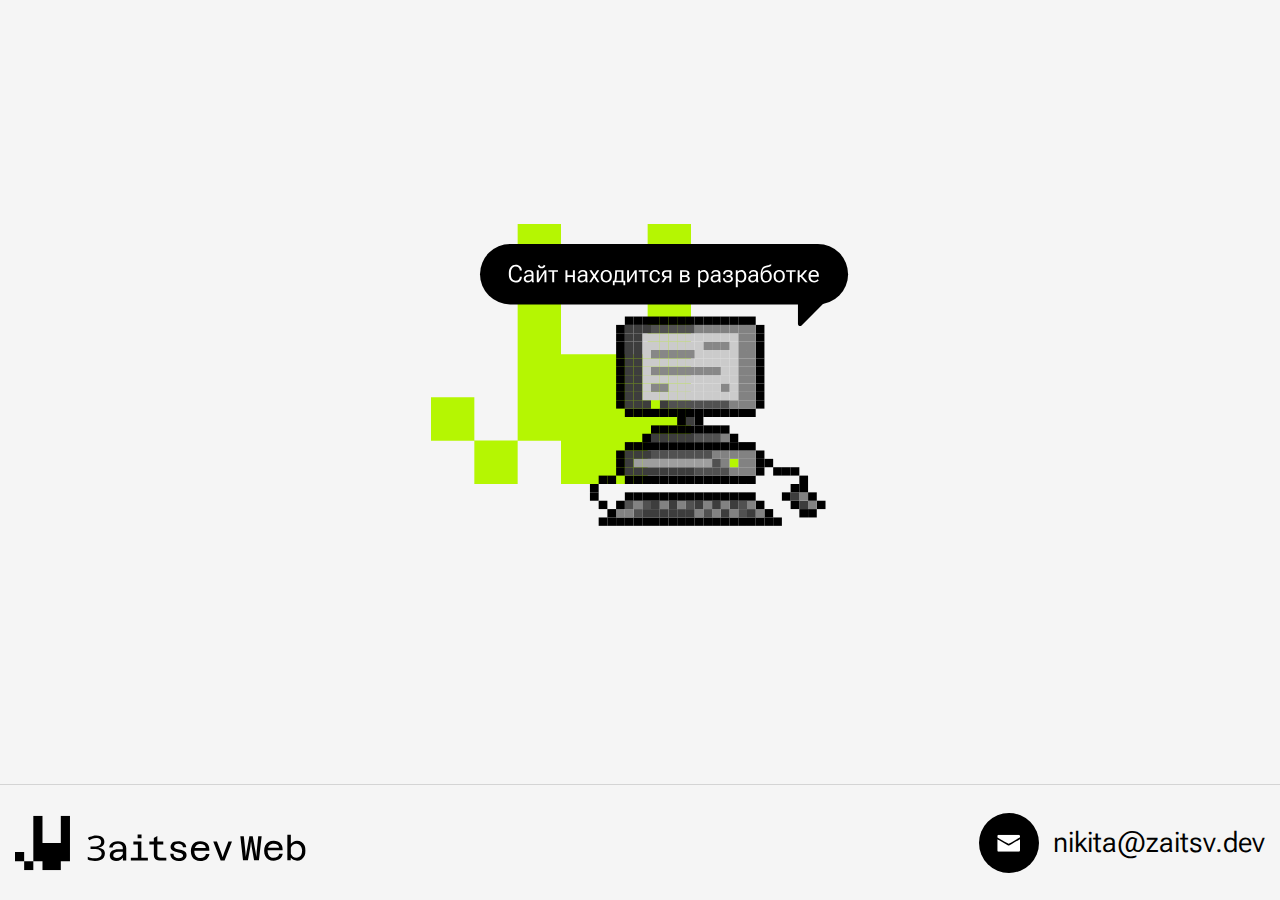
<file: texindevelop.html>
<!DOCTYPE html>
<html lang="ru">
  <head>
    <meta charset="UTF-8" />
    <meta
      name="viewport"
      content="width=device-width, user-scalable=no, initial-scale=1.0"
    />
    <link rel="apple-touch-icon" href="" sizes="" />
    <link rel="icon" type="image/svg+xml" href="" />
    <meta name="format-detection" content="telephone=no" />
    <meta name="description" content="" />
    <meta name="keywords" content="" />
    <meta property="og:title" content="" />
    <meta property="og:description" content="" />
    <meta property="og:image" type="image/svg+xml" content="" />
    <meta property="og:image:alt" content="" />
    <meta property="og:image:width" content="300" />
    <meta property="og:image:height" content="300" />
    <meta property="og:type" content="product" />
    <meta property="og:url" content="#" />
    <link rel="preconnect" href="https://fonts.googleapis.com" />
    <link rel="preconnect" href="https://fonts.gstatic.com" crossorigin />
    <link
      href="https://fonts.googleapis.com/css2?family=Caveat:wght@400..700&family=Inter:ital,opsz,wght@0,14..32,100..900;1,14..32,100..900&family=Roboto+Flex:opsz,wght@8..144,100..1000&family=Roboto:ital,wght@0,100;0,300;0,400;0,500;0,700;0,900;1,100;1,300;1,400;1,500;1,700;1,900&display=swap"
      rel="stylesheet"
    />
    <link rel="stylesheet" href="./tex.css" />
    <title>Сайт в разработке</title>
  </head>
  <body>
    <div class="wrapper">
      <div class="info">
        <img class="info__img" src="./images/indev.svg" alt="" />
      </div>
      <footer class="footer">
        <div class="footer__container container">
          <img class="logo" src="./images/logo.svg" alt="" />
          <a class="link" href="mailto:nikita@zaitsv.dev">
            <div class="link__icon">
              <img class="link__icon-img" src="./images/mail.svg" alt="" />
            </div>
            <span class="link__span">nikita@zaitsv.dev</span>
          </a>
        </div>
      </footer>
    </div>
  </body>
</html>
</file>
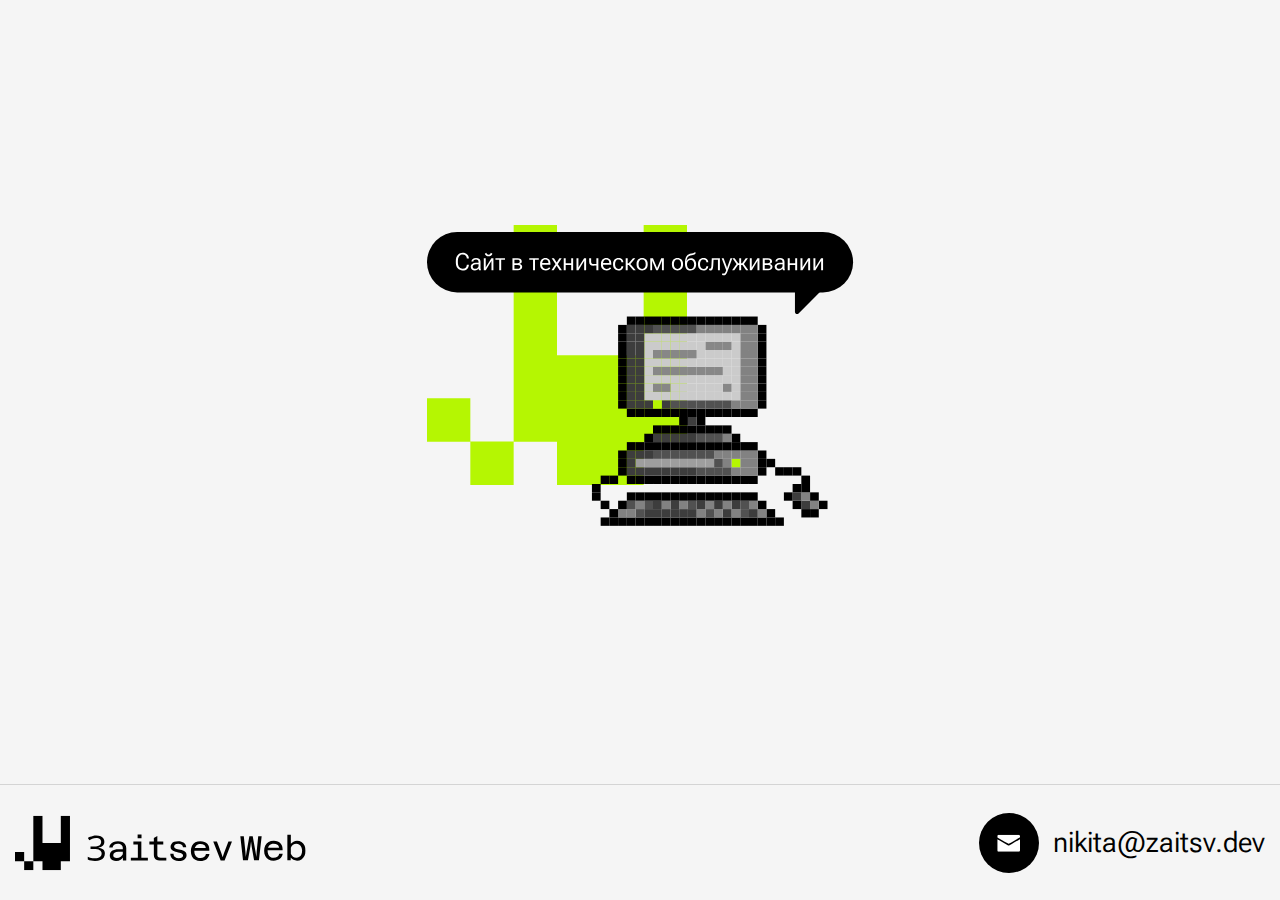
<file: texintechservice.html>
<!DOCTYPE html>
<html lang="ru">
  <head>
    <meta charset="UTF-8" />
    <meta
      name="viewport"
      content="width=device-width, user-scalable=no, initial-scale=1.0"
    />
    <link rel="apple-touch-icon" href="" sizes="" />
    <link rel="icon" type="image/svg+xml" href="" />
    <meta name="format-detection" content="telephone=no" />
    <meta name="description" content="" />
    <meta name="keywords" content="" />
    <meta property="og:title" content="" />
    <meta property="og:description" content="" />
    <meta property="og:image" type="image/svg+xml" content="" />
    <meta property="og:image:alt" content="" />
    <meta property="og:image:width" content="300" />
    <meta property="og:image:height" content="300" />
    <meta property="og:type" content="product" />
    <meta property="og:url" content="#" />
    <link rel="preconnect" href="https://fonts.googleapis.com" />
    <link rel="preconnect" href="https://fonts.gstatic.com" crossorigin />
    <link
      href="https://fonts.googleapis.com/css2?family=Caveat:wght@400..700&family=Inter:ital,opsz,wght@0,14..32,100..900;1,14..32,100..900&family=Roboto+Flex:opsz,wght@8..144,100..1000&family=Roboto:ital,wght@0,100;0,300;0,400;0,500;0,700;0,900;1,100;1,300;1,400;1,500;1,700;1,900&display=swap"
      rel="stylesheet"
    />
    <link rel="stylesheet" href="./tex.css" />
    <title>Сайт в разработке</title>
  </head>
  <body>
    <div class="wrapper">
      <div class="info">
        <img class="info__img" src="./images/techservice.svg" alt="" />
      </div>
      <footer class="footer">
        <div class="footer__container container">
          <img class="logo" src="./images/logo.svg" alt="" />
          <a class="link" href="mailto:nikita@zaitsv.dev">
            <div class="link__icon">
              <img class="link__icon-img" src="./images/mail.svg" alt="" />
            </div>
            <span class="link__span">nikita@zaitsv.dev</span>
          </a>
        </div>
      </footer>
    </div>
  </body>
</html>
</file>
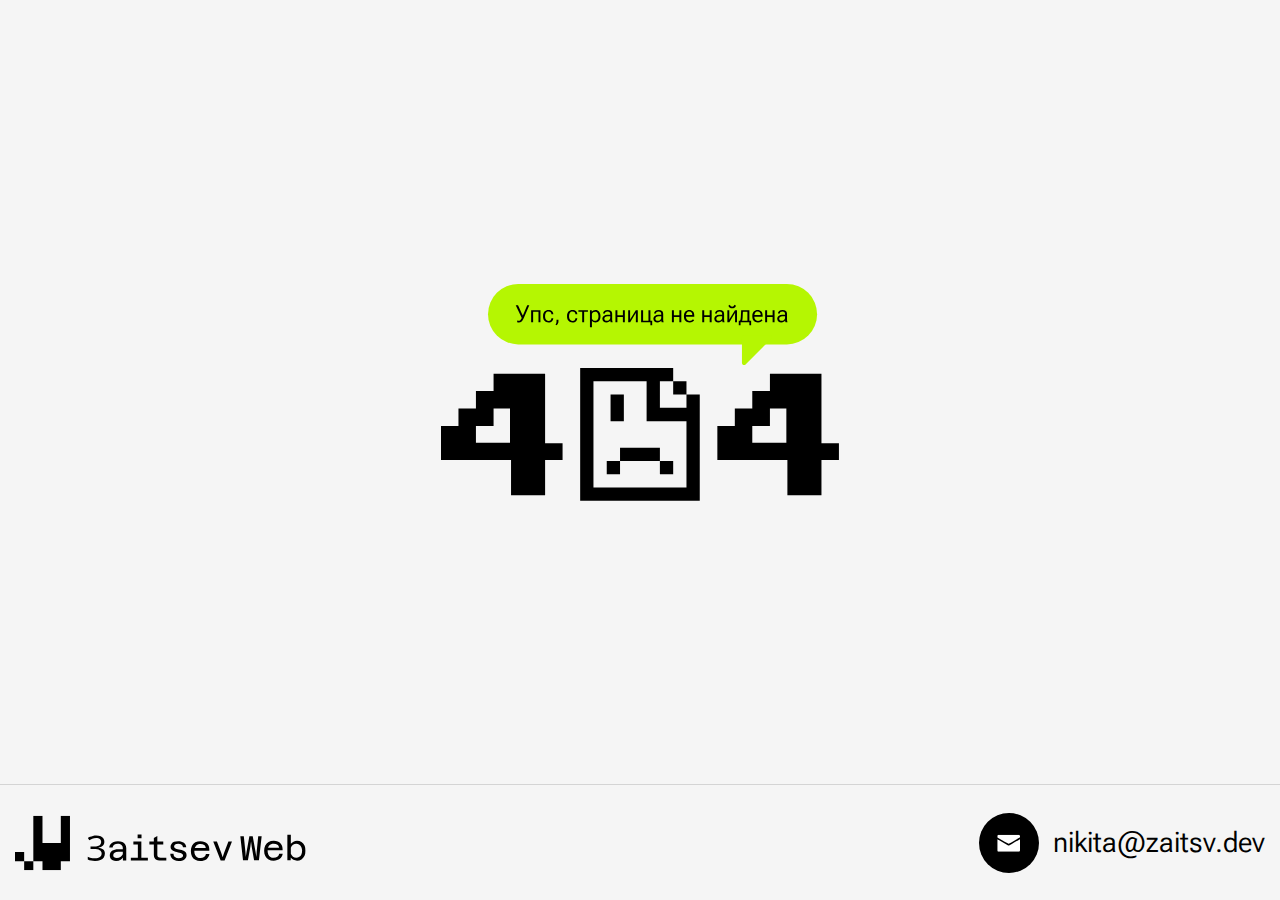
<file: texnotfound.html>
<!DOCTYPE html>
<html lang="ru">
  <head>
    <meta charset="UTF-8" />
    <meta
      name="viewport"
      content="width=device-width, user-scalable=no, initial-scale=1.0"
    />
    <link rel="apple-touch-icon" href="" sizes="" />
    <link rel="icon" type="image/svg+xml" href="" />
    <meta name="format-detection" content="telephone=no" />
    <meta name="description" content="" />
    <meta name="keywords" content="" />
    <meta property="og:title" content="" />
    <meta property="og:description" content="" />
    <meta property="og:image" type="image/svg+xml" content="" />
    <meta property="og:image:alt" content="" />
    <meta property="og:image:width" content="300" />
    <meta property="og:image:height" content="300" />
    <meta property="og:type" content="product" />
    <meta property="og:url" content="#" />
    <link rel="preconnect" href="https://fonts.googleapis.com" />
    <link rel="preconnect" href="https://fonts.gstatic.com" crossorigin />
    <link
      href="https://fonts.googleapis.com/css2?family=Caveat:wght@400..700&family=Inter:ital,opsz,wght@0,14..32,100..900;1,14..32,100..900&family=Roboto+Flex:opsz,wght@8..144,100..1000&family=Roboto:ital,wght@0,100;0,300;0,400;0,500;0,700;0,900;1,100;1,300;1,400;1,500;1,700;1,900&display=swap"
      rel="stylesheet"
    />
    <link rel="stylesheet" href="./tex.css" />
    <title>Сайт в разработке</title>
  </head>
  <body>
    <div class="wrapper">
      <div class="info">
        <img class="info__img" src="./images/notfound.svg" alt="" />
      </div>
      <footer class="footer">
        <div class="footer__container container">
          <img class="logo" src="./images/logo.svg" alt="" />
          <a class="link" href="mailto:nikita@zaitsv.dev">
            <div class="link__icon">
              <img class="link__icon-img" src="./images/mail.svg" alt="" />
            </div>
            <span class="link__span">nikita@zaitsv.dev</span>
          </a>
        </div>
      </footer>
    </div>
  </body>
</html>
</file>
<file: style.css>
* {
  box-sizing: border-box;
  margin: 0;
  border: 0;
}

.container {
  margin: 0 auto;
  max-width: 1640px;
  padding: 0 15px !important;
}

a {
  text-decoration: none;
  color: inherit;
}

.nav-link {
  color: inherit;
}

body {
  background: #fdfdfd;
  font-family: "Roboto Flex";
  overflow-x: hidden;
}

.header {
  padding: 37px 15px;
}

.header__container .wrap {
  display: flex;
  justify-content: space-between;
}

.nav {
  display: flex;
}

.logo_green_mini {
  display: none;
}

.budget-about__img_mob {
  width: 100%;
}

@media (max-width: 370px) {
  .how-i-work__img {
    padding: 0 15px;
  }
}

.menu {
  display: flex;
  align-items: center;
  list-style: none;
  gap: 30px;
}

.menu__link {
  font-size: 21.02px;
  font-weight: 400;
  line-height: 24.63px;
  position: relative;
  z-index: 9;
}
.menu__link_black {
  background: black;
  padding: 18px 35.5px;
  border-radius: 100px;
  color: white;
  font-size: 21.02px;
  font-weight: 400;
  line-height: 24.63px;
}

.language-select {
  background: none;
  border: none;
  font-size: 21.02px;
  font-weight: 400;
  line-height: 24.63px;
  outline: none;
}

.language-select::after {
  display: none;
}

.language-select__option {
  font-size: 21.02px;
  font-weight: 400;
  line-height: 24.63px;
}

.custom-select {
  position: relative;
  display: inline-block;
  width: 73px;
  position: relative;
  z-index: 11;
}

.select-selected {
  padding: 10px;
  cursor: pointer;
  position: relative;
  user-select: none;
  font-size: 21.02px;
  font-weight: 400;
  line-height: 24.63px;
}

.select-selected::after {
  content: url("./images/select.svg");
  position: absolute;
  top: 2px;
  right: 16px;
}

.select-items {
  display: none;
  position: absolute;
  background-color: #fff;
  border: 1px solid #ccc;
  z-index: 99;
  /* width: 100%; */
}

.select-items div {
  padding: 10px;
  cursor: pointer;
}

.select-items div:hover {
  background-color: #ddd;
}

.mob-nav {
  display: none;
  position: relative;
  cursor: pointer;
}

.mob-navigation .menu {
  display: none;
}

.mob-nav.active .mob-nav__line:first-child {
  position: absolute;
  transform: rotate(45deg);
  height: 3px;
}

.mob-nav.active .mob-nav__line:nth-child(2) {
  display: none;
}

.mob-nav.active .mob-nav__line:last-child {
  position: absolute;
  transform: rotate(-45deg);
  height: 3px;
}

.mob-navigation-wrap {
  display: none;
}

@media (min-width: 500px) and (max-width: 1290px) {
  .menu__link,
  .menu__link_black,
  .select-selected {
    font-size: 18px;
    line-height: 21px;
  }

  .menu__link_black {
    padding: 18px 39px;
  }

  .select-selected::after {
    top: 4px;
    right: 18px;
  }

  .nav_right .menu {
    gap: 16px;
  }

  .logo {
    height: 43px;
  }
}

@media (min-width: 550px) and (max-width: 1080px) {
  .logo {
    width: 228px;
    height: 43px;
  }

  .menu__link,
  .menu__link_black,
  .select-selected {
    font-size: 18px;
    line-height: 21px;
  }

  .nav_right {
    display: block;
  }

  .menu__item:first-child {
    display: none;
  }

  .menu__link_black {
    padding: 18px 39px;
  }

  .mob-nav {
    display: flex;
    flex-direction: column;
    gap: 10px;
    padding: 5px;
    width: 46.5px;
  }

  .header__container .wrap {
    align-items: center;
  }

  .nav-head .menu {
    display: none;
  }

  .mob-nav__line {
    background: black;
    width: 100%;
    height: 4px;
  }

  .nav_right .menu {
    padding-left: 0px;
  }

  .mob-navigation.active .menu {
    margin-top: 65px;
    display: flex;
    flex-direction: column;
    gap: 32px;
    padding-right: 20px;
  }

  .mob-navigation .menu__item {
    display: block;
  }

  .header {
    border-radius: 0 0 65px 65px;
  }

  .custom-select {
    width: 40px;
  }

  .select-selected::after {
    right: -10px;
  }
}

@media (max-width: 550px) {
  .logo {
    display: none;
  }

  .logo_green_mini {
    display: block;
  }

  .nav-head .menu,
  .nav_right {
    display: none;
  }

  .mob-nav {
    display: flex;
    flex-direction: column;
    gap: 5px;
    width: 30px;
    padding: 5px;
  }

  .nav-head {
    align-items: center;
  }

  .header {
    padding: 67px 0px 11px 0px;
  }

  .mob-nav__line {
    background: black;
    height: 2px;
  }

  .mob-nav.active .mob-nav__line:first-child {
    height: 2px;
    width: 100%;
  }

  .mob-nav.active .mob-nav__line:nth-child(2) {
    display: none;
  }

  .mob-nav.active .mob-nav__line:last-child {
    height: 2px;
    width: 100%;
  }

  .mob-navigation.active .menu {
    margin-top: 55px;
    display: flex;
    flex-direction: column;
    gap: 15px;
    padding-right: 40px;
  }

  .mob-navigation .mob-navigation-wrap {
    display: none;
  }

  .mob-navigation.active .mob-navigation-wrap {
    display: flex;
  }

  .mob-navigation .menu__item {
    display: block;
  }

  .mob-navigation .menu__link {
    font-weight: 500;
  }

  .mob-navigation-nav {
    display: flex;
    list-style: none;
  }

  .mob-navigation-nav__item_icon .mob-navigation-nav__link {
    display: flex;
    justify-content: center;
    align-items: center;
  }

  .mob-navigation-nav_icons {
    gap: 11px;
  }

  .mob-navigation-nav {
    padding: 0;
  }

  .mob-nav {
    margin-right: 10px;
  }

  .mob-navigation-wrap {
    display: flex;
    margin-top: 68px;
    gap: 17px;
    justify-content: space-between;
  }

  .mob-navigation-nav__item_icon {
    display: flex;
    justify-content: center;
    align-items: center;
    width: 49px;
    height: 49px;
    padding: 12px;
    background: black;
    border-radius: 100px;
  }

  .mob-navigation-nav__link_black {
    background: #b5f602;
    padding: 14.5px 39px;
    font-size: 18px;
    font-weight: 400;
    line-height: 21.09px;
    border-radius: 100px;
    display: inline-block;
  }
}

/* -------------------- */

.home__pattern_1280,
.home__pattern_390,
.home__pattern_834 {
  display: none;
}

.home {
  position: relative;
  height: 100vh;
}

.home__human {
  position: absolute;
  right: 0%;
  bottom: -5%;
  width: 946px;
  height: 925px;
}
.home__pattern {
  position: absolute;
  top: 0;
  width: 72%;
}
.home__title {
  color: black;
  font-size: 78px;
  font-weight: 500;
  line-height: 95.16px;
  max-width: 1189px;
  position: absolute;
  top: 25%;
  transform: translateY(-25%);
}
.home-techologies {
  display: flex;
  list-style: none;
  gap: 33px;
  padding: 0;
  position: absolute;
  bottom: 20%;
}

.home-techologies__link {
  display: flex;
  align-items: center;
  font-size: 38.68px;
  font-weight: 500;
  line-height: 30.25px;
}
.home-techologies__img {
  padding-right: 11px;
}

@media (min-width: 500px) and (max-width: 1600px) {
  .container {
    max-width: 1280px;
  }

  .home__title {
    font-size: 55px;
    line-height: 67.1px;
    max-width: 773px;
  }

  .home-techologies {
    bottom: 20%;
  }

  .home__human {
    width: 670px;
    height: 633px;
  }

  .home__pattern {
    width: 90%;
    height: 100%;
  }

  .br1920 {
    display: none;
  }

  .home-techologies__img {
    width: 40px;
    height: 40px;
  }

  .home-techologies__link {
    font-size: 27.23px;
    font-weight: 500;
    line-height: 21.29px;
  }
}

.home__pattern_1280 {
  display: none;
}

.mob-navigation {
  position: absolute;
  z-index: 89;
  background: #fdfdfd;
  width: 100%;
  left: 0%;
  top: 13%;
  padding: 0 15px;
  border-radius: 0 0 65px 65px;
}

@media (max-width: 1500px) {
  .home__human {
    width: 800px;
    height: 833px;
  }

  .home__pattern {
    width: 90%;
    height: 88%;
  }

  .home-techologies {
    gap: 20px;
  }

  .home__human {
    right: -5%;
  }
}

@media (min-width: 550px) and (max-width: 1380px) {
  .container {
    max-width: 1148px;
    padding: 0;
  }

  .home__pattern {
    display: none;
  }

  .home__pattern_1280 {
    display: block;
  }

  .home__title {
    max-width: 599px;
    font-size: 50px;
    font-weight: 500;
    line-height: 61px;
  }

  .home__human {
    bottom: -5%;
    left: 100%;
    transform: translateX(-100%);
    width: 647px;
    height: 696px;
  }

  .home-techologies {
    gap: 17px;
  }

  .home__pattern {
    width: 71%;
    height: 78%;
  }

  .br1920 {
    display: none;
  }

  .home-techologies__img {
    width: 30px;
    height: 30px;
  }

  .home-techologies__link {
    font-size: 26.58px;
    font-weight: 500;
    line-height: 20.78px;
  }
}

@media (min-width: 550px) and (max-width: 950px) {
  .mob-navigation.active {
    padding-bottom: 58px;
  }
}

@media (min-width: 550px) and (max-width: 1080px) {
  .container {
    max-width: 706px;
    padding: 0 15px;
  }

  .home__title {
    top: 91px;
    font-size: 50px;
    line-height: 61px;
    max-width: 599px;
  }

  .home-techologies {
    top: 269px;
  }

  .br1920 {
    display: none;
  }

  .home__human {
    bottom: -3.6%; /*-30 */
    width: 657px;
    height: 668px;
  }

  .home__pattern {
    display: none;
  }

  .home__pattern_834 {
    display: block;
    top: 10%;
  }
}

@media (max-height: 850px) and (max-width: 550px) {
  .home__human {
    scale: 0.8;
    bottom: -7% !important;
    right: -12%;
  }

  .mob-navigation {
    padding-bottom: 0px !important;
  }

  .mob-navigation.active {
    padding-bottom: 23px !important;
    top: 17% !important;
  }
}

@media (max-height: 750px) and (max-width: 550px) {
  .home__human {
    scale: 0.5;
    bottom: -19% !important;
    left: 40%;
    transform: translateX(-50%);
  }

  .mob-navigation {
    padding-bottom: 0 !important;
  }

  .mob-navigation.active {
    padding-bottom: 23px !important;
    top: 16%;
  }
}

@media (max-height: 750px) and (min-width: 550px) and (max-width: 1080px) {
  .home__human {
    scale: 0.5;
    bottom: -33% !important;
    left: 82%;
    transform: translateX(-100%);
  }

  .mob-navigation {
    padding-bottom: 0 !important;
  }

  .mob-navigation.active {
    padding-bottom: 23px !important;
    top: 16%;
  }
}

@media (max-height: 850px) and (min-width: 550px) and (max-width: 1080px) {
  .home__human {
    scale: 0.8;
    bottom: -25% !important;
    left: 85%;
    transform: translateX(-100%);
  }

  .mob-navigation {
    padding-bottom: 0px !important;
  }

  .mob-navigation.active {
    padding-bottom: 23px !important;
    top: 16% !important;
  }
}

@media (max-width: 550px) {
  .container {
    max-width: 390px; /* 358 */
    padding: 0;
  }

  .home__title {
    top: 91px;
    font-size: 30px;
    line-height: 34.8px;
    max-width: 354px;
  }

  .home-techologies {
    top: 233px;
    height: 63px;
    max-width: 290px;
    flex-wrap: wrap;
    gap: 20px;
  }

  .home-techologies__img {
    width: 30px;
    height: 30px;
  }

  .home-techologies__link {
    font-size: 24.25px;
    font-weight: 500;
    line-height: 18.96px;
  }

  .br1920 {
    display: none;
  }

  .home__human {
    bottom: -2%;
    width: 471px;
    height: 466px;
  }

  .home__pattern {
    display: none;
  }

  .home__pattern_390 {
    display: block;

    left: 100%;
    transform: translateX(-100%);
    width: 420px;
    height: 610px;
    top: 35%;
  }

  .mob-navigation {
    padding-bottom: 23px;
    border-radius: 0 0 35px 35px;
    top: 12%;
  }
}

/* -------------------- */

.about {
  background: black;
  padding-top: 200px;
  padding-bottom: 266px; /* 111 */
  border-radius: 65px 65px 0 0;

  margin-top: -120px;
  position: relative;
}

.about-me {
  display: flex;
  justify-content: center;
  gap: 74px;
}
.about-me-info {
  display: flex;
  flex-direction: column;
  gap: 30px;
}

.br1 {
  display: none;
}

.about-me-info__p {
  font-size: 42px;
  font-weight: 400;
  line-height: 53.34px;
  color: white;
  max-width: 837px;
  margin-bottom: 12px;
  opacity: 0.8;
}
.about-me-info__link {
  font-size: 24px;
  font-weight: 400;
  line-height: 30.48px;
  color: #b5f602;
  position: relative;
  display: inline-block;
  width: fit-content;
}

.about-me-info__link::after {
  content: url("./images/arrowdowngreen.svg");
  position: absolute;
  top: 0px;
  right: -36px;
}

.about-me-video__video {
  cursor: pointer;
}

.about-work-with-me__title {
  margin-top: 155px;
  color: white;
  font-size: 50px;
  font-weight: 500;
  line-height: 63.5px;
  margin-bottom: 50px;
}

.about-work-with-me-advantages {
  display: flex;
  gap: 35px;
}
.about-work-with-me-advantages__advantage {
  max-width: 534px;
  width: 100%;
}
.about-work-with-me-advantages__number {
  margin-bottom: 40px;
  padding: 19px 21px;
  display: inline-block;
  border-radius: 15px;
  border: 1px solid #b5f602;
  color: white;
  font-size: 30px;
  font-weight: 400;
  line-height: 38.1px;
}
.about-work-with-me-advantages__title {
  font-size: 30px;
  font-weight: 500;
  line-height: 38.1px;
  color: white;
  margin-bottom: 17px;
}
.about-work-with-me-advantages__description {
  color: white;
  font-size: 20px;
  font-weight: 400;
  line-height: 28.8px;
  opacity: 0.8;
}

.about-me-video__videomob {
  display: none;
}

.br3,
.br4,
.br5 {
  display: none;
}

@media (min-width: 500px) and (max-width: 1600px) {
  .about__container {
    padding: 0;
  }

  .about-me-info__p {
    font-size: 35px;
    line-height: 44.45px;
  }

  .about-me-info__link {
    font-size: 24px;
    line-height: 30px;
  }

  .about-me-video__video {
    max-width: 615px;
  }

  .about-me-info {
    gap: 20px;
  }

  .about-me-info__p {
    margin-bottom: 22px;
  }

  .about-work-with-me__title {
    margin-top: 88px;
    font-size: 45px;
    line-height: 57px;
  }
}

@media (min-width: 1290px) and (max-width: 1500px) {
  .about {
    padding-bottom: 200px;
  }
}

@media (min-width: 500px) and (max-width: 1290px) {
  .about {
    padding-top: 68px;
    padding-bottom: 199px; /* 43 */
  }

  .about-me-info__p {
    max-width: 848px;
    margin-top: 68px;
    font-size: 25px;
    line-height: 31px;
  }

  .about-me-info {
    gap: 20px;
  }

  .about-me-video__video {
    max-width: 615px;
  }

  .about-work-with-me__title {
    margin-top: 82px;
    font-size: 40px;
    line-height: 50px;
  }

  .about-work-with-me-advantages__number {
    margin-bottom: 34px;
  }

  .about-work-with-me-advantages__description {
    font-size: 18px;
    line-height: 25px;
  }

  .br2 {
    display: none;
  }

  .br1 {
    display: block;
  }
}

@media (min-width: 550px) and (max-width: 1080px) {
  .about-me-video__video {
    max-width: none;
  }

  .about-me-info__p {
    font-size: 35px;
    line-height: 44px;
    margin-bottom: 22px;
  }

  .about-me-info {
    gap: 20px;
  }

  .about-me {
    flex-wrap: wrap;
  }

  /* .about-me-video__video {
    max-width: 703px;
  } */

  .about-me-info__p {
    margin-top: 0;
  }

  .about-work-with-me-advantages {
    display: grid;
    grid-template-columns: repeat(2, 1fr);
  }

  .about {
    margin-top: -110px;
    padding-top: 68px;
    padding-bottom: 190px; /* 84 */
    border-radius: 50px 50px 0 0;
  }

  .br3,
  .br4 {
    display: none;
  }
}

@media (max-width: 550px) {
  .about-me-info__p {
    font-size: 25px;
    font-weight: 400;
    line-height: 31.75px;
    margin-bottom: 22px;
  }

  .about {
    border-radius: 35px 35px 0 0;
    padding-top: 60px;
    padding-bottom: 180px; /* 66 */
  }

  .about-me {
    flex-wrap: wrap;
  }

  .about-me-info__link {
    font-size: 20px;
    line-height: 25px;
  }

  .about-me-info {
    gap: 20px;
  }

  .about-me-video__video {
    display: none;
  }

  .about-me-video__videomob {
    display: block;
    max-width: 357px;
  }

  .about-work-with-me__title {
    margin-top: 33px;
    margin-bottom: 29px;

    font-size: 30px;
    font-weight: 500;
    line-height: 38.1px;
  }

  .about-work-with-me-advantages {
    flex-wrap: wrap;
  }

  .about-work-with-me-advantages__number {
    margin-bottom: 20px;
  }

  .about-work-with-me-advantages__title {
    font-size: 25px;
    line-height: 31px;
  }

  .about-work-with-me-advantages__description {
    font-size: 16px;
    line-height: 23px;
  }
}

@media (min-width: 1500px) {
  .br3,
  .br4 {
    display: block;
  }
}

/* -------------------- */

.budget {
  padding-top: 123px;
  padding-bottom: 160px;
  border-radius: 60px 60px 0 0;
  background: #f5f5f5;
  position: relative;
  margin-top: -117px;
}

.budget-about {
  display: flex;
  justify-content: space-between;
}
.budget-about-info {
  display: flex;
  flex-direction: column;
  gap: 20px;
}
.budget-about-info__title {
  max-width: 732px;
  color: black;
  font-size: 50px;
  font-weight: 500;
  line-height: 57px;
}
.budget-about-info__description {
  max-width: 732px;
  color: black;
  font-size: 22px;
  font-weight: 400;
  line-height: 29.19px;
}
.budget-about-info__link {
  margin-top: 12px;
  background: black;
  display: inline-block;
  width: fit-content;
  font-size: 21px;
  font-weight: 500;
  line-height: 24.09px;
  padding: 18px 37px;
  color: white;
  border-radius: 100px;
}
.budget-about__img {
  margin-bottom: 160px;
}
.budgets-list {
  display: flex;
  gap: 35px;
}

.budgets-list__budget {
  background: rgba(255, 255, 255, 0.5);
  z-index: 9;
  display: grid;
  max-width: 392px;
  width: 100%;
  padding: 53px 40px;
  border-radius: 53px 40px;
  border: 1px solid;
  border-image-source: linear-gradient(
    180deg,
    rgba(255, 255, 255, 0.414) 0%,
    rgba(255, 255, 255, 0.92) 100%
  );
  backdrop-filter: blur(74.9000015258789px);
}
.budgets-list__title {
  color: black;
  font-size: 25px;
  font-weight: 400;
  line-height: 29.75px;
  margin-bottom: 22px;
  max-width: 312px;
}
.budgets-list__budget-number {
  margin-bottom: 22px;
  color: black;
  font-size: 50px;
  font-weight: 500;
  line-height: 63.5px;
}

.budgets-list__link {
  color: black;
  font-size: 22px;
  font-weight: 400;
  line-height: 27.94px;
  display: inline-block;
  width: fit-content;
  position: relative;
}

.budgets-list__link::after {
  content: url("./images/arrowrightblack.svg");
  position: absolute;
  top: 2px;
  right: -24px;
}

.budget__pattern {
  position: absolute;
  bottom: 0%;
  right: 0%;
  z-index: 2;
}

.budget-about__img_mob {
  display: none;
}

@media (min-width: 500px) and (max-width: 1600px) {
  .budget-about-info {
    max-width: 473px;
  }

  .budget-about {
    gap: 62px;
  }

  .budget-about-info__title {
    font-size: 45px;
    font-weight: 500;
    line-height: 51.75px;
  }

  .budget-about-info__description {
    font-size: 22px;
    font-weight: 400;
    line-height: 29.19px;
  }

  .budget-about-info__link {
    font-size: 21px;
    line-height: 24px;
  }

  .budget-about__img {
    max-width: 750px;
  }

  .budgets-list__budget {
    padding: 29px 37px;
    max-width: 293px;
  }

  .budgets-list__title {
    font-size: 20px;
    font-weight: 400;
    line-height: 23.8px;
  }

  .budgets-list__budget-number {
    font-size: 40px;
    font-weight: 500;
    line-height: 50.8px;
  }

  .budgets-list__link {
    font-size: 22px;
    font-weight: 400;
    line-height: 27.94px;
  }

  .budget__pattern {
    display: block;
  }

  .budget {
    padding-top: 66px;
    padding-bottom: 65px;
  }

  .budget__pattern_834,
  .budget__pattern_390 {
    display: none;
  }
}

@media (min-width: 500px) and (max-width: 1290px) {
  .budget__pattern_834,
  .budget__pattern_390 {
    display: none;
  }

  .budget {
    padding-top: 65px;
    padding-bottom: 97px;
  }

  .budget-about-info__title {
    max-width: 379px;
    font-size: 40px;
    line-height: 46px;
  }

  .budget-about-info__description {
    max-width: 379px;
    font-size: 18px;
    line-height: 23px;
  }

  .budget-about-info__link {
    max-width: 379px;
    margin-top: 14px;
    font-size: 18px;
    line-height: 21px;
  }

  .budget-about__img {
    max-width: 653px;
    margin-bottom: 65px;
  }

  .budgets-list__title {
    font-size: 18px;
    line-height: 21px;
  }

  .budgets-list__budget-number {
    font-size: 30px;
    line-height: 38.1px;
  }

  .budgets-list__link {
    font-size: 18px;
    font-weight: 400;
    line-height: 22.86px;
  }

  .budgets-list {
    gap: 18px;
  }

  .budget__pattern {
    display: none;
  }

  .budget__pattern_1280 {
    display: block;
  }
}

@media (min-width: 550px) and (max-width: 1080px) {
  .budget__container {
    padding: 0;
  }

  .budget-about-info__title,
  .budget-about-info__description,
  .budget-about-info {
    max-width: 702px;
  }

  .budget-about {
    flex-wrap: wrap;
  }

  .budgets-list {
    display: grid;
    grid-template-columns: repeat(2, 1fr);
    place-items: center;
    gap: 18px;
  }

  .budgets-list__budget {
    max-width: 344px;
  }

  .budget__pattern {
    display: none;
  }

  .budget__pattern_834 {
    display: block;
  }

  .budget {
    padding-bottom: 235px;
  }
}

@media (max-width: 550px) {
  .budget {
    border-radius: 35px 35px 0 0;
  }

  .budget-about {
    flex-wrap: wrap;
    gap: 70px;
  }

  .budget-about-info__title {
    font-size: 30px;
    line-height: 34.5px;
  }

  .budget-about-info__description {
    font-size: 16px;
    line-height: 21px;
  }

  .budget-about-info__link {
    font-size: 18px;
    line-height: 21px;
    padding: 16px 31px;
  }

  .budget-about__img {
    display: none;
  }

  .budget-about__img_mob {
    display: block;
    max-width: 351px;
  }

  .budgets-list {
    flex-wrap: wrap;
  }

  .budgets-list__title {
    font-size: 18px;
    line-height: 21px;
  }

  .budgets-list__budget-number {
    font-size: 30px;
    font-weight: 500;
    line-height: 38.1px;
  }

  .budgets-list__link {
    font-size: 16px;
    line-height: 20px;
  }

  .budget__pattern {
    display: none;
  }

  .budget__pattern_390 {
    display: block;
    top: 50%;
  }

  .budget {
    padding-top: 44px;
    padding-bottom: 176px;
  }

  .budget-about__img_mob {
    margin-bottom: 54px;
  }
}

/* -------------------- */

.projects {
  background: black;
  padding-top: 100px;
  padding-bottom: 218px;
  border-radius: 65px 65px 0 0;
  color: white;
}
.projects__container {
  display: flex;
  flex-direction: column;
}

.projects__title {
  font-size: 50px;
  font-weight: 500;
  line-height: 63.5px;
  margin-bottom: 62px;
}

.projects-table-head {
  display: grid;
  grid-template-columns: repeat(3, 1fr);
  margin-top: 64px;
  margin-bottom: 46px;
}
.projects-table-head__p {
  font-size: 25px;
  font-weight: 400;
  line-height: 31.75px;
  opacity: 0.7;
}

.projects-table-body__item {
  display: grid;
  grid-template-columns: repeat(3, 1fr);
  align-items: center;
  padding-top: 68.5px;
  padding-bottom: 68.5px;
  cursor: pointer;
}

.projects-table-body__item:nth-child(n + 2) {
  border-top: 0.5px solid #787878;
}

.projects-table-body__name {
  font-size: 30px;
  font-weight: 400;
  line-height: 38.1px;
}
.projects-table-body__solution {
  font-size: 30px;
  font-weight: 400;
  line-height: 33.6px;
}
.projects-table-body__description {
  font-size: 20px;
  font-weight: 400;
  line-height: 28.8px;
}

.projects__link {
  color: white;
  position: relative;
  border: 1px solid #b5f602;
  border-radius: 50px;
  padding: 19px 54px 19px 30px;
  font-size: 22px;
  font-weight: 400;
  line-height: 27.94px;
  align-self: center;
}

.projects__link::after {
  content: url("./images/arrowrightwhite.svg");
  position: absolute;
  top: 20px;
  right: 28px;
}

.projects-table-body__img {
  display: none;
}

.projects-table-body__link {
  display: none;
}

@media (min-width: 500px) and (max-width: 1290px) {
  .projects-table-body__solution {
    font-size: 25px;
    line-height: 28px;
    max-width: 344px;
  }

  .projects-table-body__item {
    padding-top: 62px;
    padding-bottom: 80px;
  }

  .projects__link {
    padding: 19px 45px 19px 23px;
    font-size: 18px;
  }

  .projects__link::after {
    width: 10px;
    height: 15px;
    top: 23px;
    right: 25px;
  }

  .projects__title {
    font-size: 40px;
    line-height: 50px;
    margin-bottom: 88px;
  }

  .projects-table-head {
    margin: 0px;
  }

  .projects {
    padding-top: 73px;
    padding-bottom: 221px;
  }
}

@media (min-width: 550px) and (max-width: 1080px) {
  .projects__title {
    font-size: 40px;
    line-height: 50px;
    margin-bottom: 40px;
  }

  .projects-table-head__p {
    font-size: 20px;
    font-weight: 400;
    line-height: 25.4px;
  }

  .projects-table-head {
    margin: 0;
  }

  .projects-table-body__item {
    gap: 24px;
    padding-top: 26px;
    padding-bottom: 44px;
  }

  .projects-table-head__p:last-child {
    padding-left: 15px;
  }

  .projects-table-body__name {
    font-size: 25px;
    font-weight: 400;
    line-height: 31.75px;
  }

  .projects-table-body__solution {
    font-size: 25px;
    line-height: 28px;
    max-width: 218px;
  }

  .projects-table-body__description {
    font-size: 18px;
    font-weight: 400;
    line-height: 25.92px;
    max-width: 218px;
  }

  .projects__link {
    font-size: 18px;
    padding: 19px 45px 19px 23px;
  }

  .projects {
    padding-bottom: 271px;
  }

  .projects-table-body__item {
    display: none;
  }

  .projects-table-body__item:nth-child(-n + 3) {
    display: grid;
  }

  .container {
    max-width: none;
    padding: 0 64px;
  }
}

@media (max-width: 550px) {
  .container {
    padding: 0 15px;
  }

  .projects-table-head {
    display: none;
  }

  .projects-table-body__item {
    display: flex;
    flex-direction: column;
    align-items: start;
  }

  .projects-table-body__description {
    display: none;
  }

  .projects-table-body__img {
    display: block;
    margin-bottom: 24px;
    width: 100%;
  }

  .projects-table-body__item {
    display: none;
  }

  .projects-table-body__item:nth-child(-n + 3) {
    display: flex;
  }

  .projects-table-body__name {
    margin-bottom: 9px;
    font-size: 25px;
    font-weight: 400;
    line-height: 31.75px;
  }

  .projects-table-body__solution {
    font-size: 20px;
    font-weight: 400;
    line-height: 22.4px;
  }

  .projects-table-body__item {
    padding: 30px 0;
  }

  .projects__link {
    margin-top: 50px;
    padding: 16px 45px 16px 23px;
    font-size: 18px;
    line-height: 22px;
  }

  .projects__link::after {
    top: 18px;
    right: 18px;
  }

  .projects__title {
    font-size: 30px;
    font-weight: 500;
    line-height: 38.1px;
    margin-bottom: 41px;
  }

  .projects {
    border-radius: 35px 35px 0 0;
    padding-top: 52px;
    padding-bottom: 151px;
  }

  .projects-table-body__link {
    display: inline-block;
  }

  .projects-table-body__name {
    display: flex;
    justify-content: space-between;
    width: 100%;
    align-items: baseline;
  }

  .projects {
    margin-top: -130px;
    z-index: 3;
    position: relative;
  }
}

.popup {
  display: none;
}

.popup__container {
  width: 100vw;
  height: 100vh;
}

.popup.active {
  display: block;
  position: fixed;
  z-index: 99999;
  top: 50%;
  left: 50%;
  transform: translate(-50%, -50%);
}

.popup-content {
  position: absolute;
  top: 50%;
  left: 50%;
  transform: translate(-50%, -50%);
  max-width: 671px;
  max-height: 938px;
}

.popup__img {
  object-fit: cover;
  width: 100%;
  height: 100%;
}

.popup__wrap {
  position: relative;
  width: 100%;
  height: 100%;
}

.popup__link {
  position: absolute;
  right: -60px;
  bottom: 5%;
}

.popup__img-link {
  width: 122px;
  height: 122px;
}

@media (min-width: 500px) and (max-width: 1600px) {
  .projects {
    position: relative;
    margin-top: -40px;
    z-index: 2;
  }

  .popup__link {
    right: -50px;
  }

  .budget {
    padding-bottom: 105px;
  }

  .popup-content {
    max-width: 634px;
    max-height: 886px;
  }

  .popup__img-link {
    width: 98px;
    height: 98px;
  }
}

@media (min-width: 500px) and (max-width: 1290px) {
  .popup-content {
    max-width: 501px;
    max-height: 700px;
  }

  .popup__img-link {
    width: 86px;
    height: 86px;
  }

  .popup__link {
    right: -40px;
  }
}

@media (min-width: 550px) and (max-width: 1080px) {
  .popup-content {
    max-width: 501px;
    max-height: 700px;
  }

  .popup__img-link {
    width: 86px;
    height: 86px;
  }

  .popup__link {
    right: -40px;
  }
}

@media (max-width: 550px) {
  .popup-content {
    max-width: 357px;
    max-height: 499px;
  }

  .popup__img {
    min-height: 399px;
    min-width: 320px;
  }

  .popup__img-link {
    width: 56px;
    height: 56px;
  }

  .popup__link {
    right: -30px;
  }
}

@media (max-width: 380px) {
  .popup__img-link {
    width: 46px;
    height: 46px;
  }
  .popup__link {
    right: -20px;
  }
}

/* -------------------- */

.how-i-work {
  background: #f5f5f5;
  border-radius: 65px 65px 0 0;
  padding-top: 108px;
  padding-bottom: 244px;

  position: relative;
  margin-top: -92px;
  z-index: 2;
}
.how-i-work__container {
  display: flex;
  flex-direction: column;
  width: 100%;
}

.how-i-work__title {
  font-size: 50px;
  font-weight: 500;
  line-height: 63.5px;
  margin-bottom: 56px;
}
.how-i-work__img {
  align-self: center;
  max-width: 1332px;
}

.how-i-work__picture {
  width: 100%;
  display: flex;
  justify-content: center;
}

@media (min-width: 500px) and (max-width: 1600px) {
  .how-i-work__title {
    font-size: 45px;
    font-weight: 500;
    line-height: 57.15px;
    margin-bottom: 91px;
  }

  .how-i-work {
    padding-top: 81px;
    padding-bottom: 209px;
    margin-top: -128px;
  }

  .how-i-work__img {
    max-width: 1149px;
  }
}

@media (min-width: 500px) and (max-width: 1290px) {
  .how-i-work__title {
    font-size: 40px;
    font-weight: 500;
    line-height: 50.8px;
    margin-bottom: 46px;
  }

  .how-i-work {
    padding-top: 64px;
    padding-bottom: 118px;
    margin-top: -138px;
  }

  .how-i-work__img {
    max-width: 1000px;
  }
}

@media (min-width: 550px) and (max-width: 1080px) {
  .how-i-work__title {
    font-size: 40px;
    font-weight: 500;
    line-height: 50.8px;
    margin-bottom: 55px;
  }

  .how-i-work {
    padding-top: 64px;
    padding-bottom: 128px;
    margin-top: -208px;
  }

  .how-i-work__img {
    max-width: 704px;
  }
}

@media (max-width: 550px) {
  .how-i-work__title {
    font-size: 30px;
    font-weight: 500;
    line-height: 38.1px;
    margin-bottom: 31px;
  }

  .how-i-work {
    padding-top: 46px;
    padding-bottom: 142px;

    border-radius: 35px 35px 0 0;
  }

  .how-i-work__img {
    max-width: 360px;
  }

  .container {
    padding: 0;
  }
}

/* -------------------- */

.history {
  background: black;
  padding-top: 109px;
  padding-bottom: 315px;
  margin-top: -125px;
  z-index: 3;
  position: relative;
  border-radius: 65px 65px 0 0;
  box-shadow: 0px -23px 53.9px 0px #0000001c;
}

.history__title {
  color: white;
  font-size: 50px;
  font-weight: 500;
  line-height: 63.5px;
  padding-bottom: 78px;
}

.history-list__item {
  display: grid;
  grid-template-columns: 1fr 2fr 4fr;

  align-items: center;
  border-bottom: 0.5px solid #787878;
  color: white;
}
.history-list__year {
  font-size: 40px;
  font-weight: 400;
  line-height: 50.8px;
  padding: 45px 22px;
  border-bottom: 3px solid #b5f602;
  max-width: 124px;
}
.history-list__institution {
  max-width: 241px;
  font-size: 30px;
  font-weight: 400;
  line-height: 33.6px;
}
.history-list__description {
  font-size: 20px;
  font-weight: 400;
  line-height: 28.8px;
  max-width: 1015px;
}

@media (min-width: 500px) and (max-width: 1600px) {
  .history {
    margin-top: -90px;
    padding-top: 109px;
    padding-bottom: 252px;
  }

  .history__title {
    font-size: 45px;
    font-weight: 500;
    line-height: 57.15px;
    padding-bottom: 38px;
  }

  .history-list__item {
    grid-template-columns: 1fr 1fr 4fr;
  }

  .history-list__year {
    max-width: 124px;
  }

  .history-list__institution {
    width: max-content;
  }

  .history-list__description {
    max-width: 591px;
    justify-self: flex-end;
  }
}

@media (min-width: 500px) and (max-width: 1290px) {
  .history {
    padding-top: 71px;
    padding-bottom: 248px;
    margin-top: -37px;
  }

  .history__title {
    font-size: 40px;
    font-weight: 500;
    line-height: 50.8px;
    padding-bottom: 44px;
  }

  .history-list__year {
    max-width: 124px;
    font-size: 35px;
    line-height: 44px;
  }

  .history-list__institution {
    width: max-content;
    font-size: 28px;
    line-height: 31px;
  }

  .history-list__description {
    max-width: 684px;
    font-size: 18px;
    line-height: 22px;
  }

  .history-list__item:last-child {
    border-bottom: 0;
  }
}

@media (min-width: 550px) and (max-width: 1080px) {
  .history {
    padding-top: 71px;
    padding-bottom: 259px;
    margin-top: -5px;
  }

  .history-list__item {
    grid-template-columns: 1fr 1fr 2fr;
    gap: 25px;
  }

  .history-list__year {
    font-size: 25px;
    line-height: 31px;
    padding: 100px 0;
    text-align: center;
  }

  .history-list__institution {
    width: max-content;
    font-size: 25px;
    line-height: 28px;
  }

  .history-list__description {
    max-width: 293px;
    font-size: 18px;
    line-height: 25px;
    padding: 40px 0;
  }

  .history-list__item:last-child {
    border-bottom: 0;
  }
}

@media (min-width: 750px) and (max-width: 800px) {
  .history-list__year {
    padding: 90% 0;
  }
}

@media (min-width: 500px) and (max-width: 750px) {
  .history-list__year {
    padding: 180% 0;
  }
}

@media (max-width: 650px) {
  .history {
    border-radius: 35px 35px 0 0;
    padding-top: 63px;
    padding-bottom: 294px;
    margin-top: -89px;
  }

  .history__title {
    font-size: 30px;
    line-height: 38px;
    padding-bottom: 42px;
  }

  .history-list {
    display: flex;
    flex-direction: column;
    gap: 47px;
  }

  .history-list__item {
    display: flex;
    flex-direction: column;
    align-items: flex-start;
    border-bottom: none;
  }

  .history-list__year {
    font-size: 25px;
    line-height: 31px;
    width: 100%;
    max-width: none;
    padding: 0 0 14px 0;
  }

  .history-list__institution {
    text-align: start;
    font-size: 25px;
    line-height: 28px;
    padding: 16px 0;
  }

  .history-list__description {
    font-size: 16px;
    line-height: 23px;
    max-width: none;
  }
}

/* -------------------- */

.usefull {
  background: #f5f5f5;
  padding-top: 122px;
  padding-bottom: 331px;
  border-radius: 60px 60px 0 0;
  margin-top: -140px;
  position: relative;
  z-index: 4;
}
.usefull__container {
  display: flex;
  flex-direction: column;
}

.usefull__title {
  font-size: 50px;
  font-weight: 500;
  line-height: 63.5px;
  margin-bottom: 51px;
}
.usefull-list {
  display: flex;
  gap: 30px;
}
.usefull-list__item {
  background: #e4e4e4;
  border-radius: 30px;
  padding: 25px;
}
.usefull-list-wrap {
  position: relative;
}
.usefull__img {
  max-width: 484px;
  margin-bottom: 22px;
  border-radius: 30px;
}

.usefull-list__title {
  font-size: 28px;
  font-weight: 500;
  line-height: 35.56px;
  margin-bottom: 10px;
  max-width: 322px;
}
.usefull__p {
  font-size: 15.14px;
  font-weight: 500;
  line-height: 17.75px;
  color: black;
  padding: 12px 20px;
  background: #b5f602;
  display: inline-block;
  border-radius: 72px;
  position: absolute;
  top: 20px;
  left: 28px;
}
.usefull__description {
  font-size: 20px;
  font-weight: 400;
  line-height: 28.8px;
}
.usefull__link {
  font-size: 22px;
  font-weight: 400;
  line-height: 27.94px;
  border: 1px solid #c7c7c7;
  border-radius: 50px;
  padding: 19px 54px 19px 30px;
  margin-top: 36px;
  align-self: center;
  display: inline-block;
  position: relative;
}

.usefull__link::after {
  content: url("./images/arrowblackright.svg");
  position: absolute;
  top: 21px;
  right: 30px;
}

@media (min-width: 500px) and (max-width: 1600px) {
  .usefull {
    padding-top: 68px;
    padding-bottom: 130px;
  }

  .usefull__title {
    font-size: 45px;
    line-height: 57px;
  }

  .usefull-list__item {
    max-width: 406px;
  }

  .usefull__img {
    height: 308px;

    width: 100%;
  }

  .usefull__p {
    top: 20px;
    left: 28px;
  }
}

@media (min-width: 500px) and (max-width: 1290px) {
  .usefull {
    border-radius: 60px 60px 0 0;
    padding-top: 68px;
    padding-bottom: 120px;
  }

  .usefull__title {
    margin-bottom: 31px;
  }

  .usefull-list {
    gap: 15px;
  }

  .usefull-list__item {
    max-width: 371px;
  }

  .usefull__img {
    height: 199px;
  }

  .usefull__description {
    font-size: 18px;
    line-height: 25px;
  }

  .usefull__link {
    font-size: 18px;
    line-height: 22px;
  }

  .usefull__p {
    top: 18px;
    left: 19px;
  }
}

@media (min-width: 550px) and (max-width: 1080px) {
  .usefull__container {
    max-width: 734px;
  }

  .usefull {
    border-radius: 50px 50px 0 0;
    padding-top: 68px;
    padding-bottom: 94px;
  }

  .usefull__title {
    font-size: 40px;
    font-weight: 500;
    line-height: 50.8px;
    width: 100%;
    max-width: 756px;
    margin: 0 auto;
    margin-bottom: 31px;
  }

  .usefull-list {
    justify-content: center;
  }

  .usefull-list__item:nth-child(n + 3) {
    display: none;
  }

  .usefull__p {
    top: 18px;
    left: 21px;
  }
}

@media (max-width: 550px) {
  .usefull {
    padding-top: 55px;
    padding-bottom: 132px;
  }

  .usefull__title {
    font-size: 30px;
    line-height: 38px;
    margin-bottom: 34px;
  }

  .usefull-list {
    flex-wrap: wrap;
  }

  .usefull-list__item {
    max-width: 358px;
    padding: 20px;
  }

  .usefull__img {
    width: 100%;
    height: 199px;
  }

  .usefull-list__title {
    font-size: 26px;
  }

  .usefull__description {
    font-size: 18px;
    line-height: 25px;
  }

  .usefull__link {
    display: none;
  }

  .usefull__p {
    top: 18px;
    left: 21px;
  }
}

@media (min-width: 550px) and (max-width: 1080px) {
  .projects__title,
  .how-i-work__title,
  .history__title {
    width: 100%;
    max-width: 756px;
    margin: 0 auto;
    margin-bottom: 31px;
  }

  .budget-about-info__title {
    max-width: 400px;
  }

  .about-me-info,
  .about-work-with-me,
  .budget__container,
  .projects-table,
  .history-list {
    max-width: 703px;
    margin: 0 auto;
  }

  .budget__container {
    padding: 0 !important;
  }

  .projects__title,
  .history__title {
    max-width: 700px !important;
  }

  .about-me-video__video {
    max-width: 703px;
  }

  .home__container {
    max-width: 734px;
  }

  .budget {
    padding: 65px 15px 160px 15px;
  }

  .header {
    max-width: 734px;
    margin: 0 auto;
  }
}

/* -------------------- */

.footer {
  background: white;
  position: relative;
  border-radius: 65px 65px 0 0;
  padding-top: 61px;
  margin-top: -215px;
  z-index: 6;
  box-shadow: 0px 4px 88.3px 0px #0000000f;
}
.footer__container {
  position: relative;
}

.footer-first {
  display: flex;
  justify-content: space-between;
  margin-bottom: 139px;
}

.footer-first__title {
  font-size: 50px;
  font-weight: 500;
  line-height: 63px;
  margin-bottom: 3px;
}
.footer-first__description {
  font-size: 30px;
  font-weight: 400;
  line-height: 38px;
}
.footer-first-links {
  display: flex;
  gap: 11px;
  list-style: none;
}

.footer-first-links__link {
  background: black;

  border-radius: 100px;
  width: 65px;
  height: 65px;
  display: flex;
  justify-content: center;
  align-items: center;
}
.footer-first-links__img {
  width: 33px;
  height: 33px;
}

.footer-second__title {
  max-width: 1681px;
  font-size: 95px;
  font-weight: 500;
  line-height: 120.8px;
  margin-bottom: 95px;
}
.footer-third {
  display: flex;
  justify-content: space-between;
  padding: 38px 0 36px 0;
}

.footer-third__nav {
  display: flex;
  align-items: center;
}

.footer-pattern-img {
  position: absolute;
  bottom: 0%;
  right: 0%;
}

.footer-first-links_mob {
  display: none;
}

@media (min-width: 500px) and (max-width: 1600px) {
  .footer {
    padding-top: 61px;
    margin-top: -59px;
  }

  .footer-second__title {
    margin-bottom: 101px;
  }

  .footer-pattern-img {
    height: 100%;
  }

  .footer-first__title {
    font-size: 45px;
    line-height: 57px;
  }

  .footer-first__description {
    font-size: 25px;
    line-height: 31px;
  }

  .footer-first {
    margin-bottom: 77px;
  }

  .footer-second__title {
    max-width: 811px;
    font-size: 55px;
    font-weight: 500;
    line-height: 68.2px;
  }
  .footer-first-links__img {
    width: 33px;
    height: 33px;
  }

  .footer-first-links__item:nth-child(2) .footer-first-links__img {
    width: 25px;
    height: 22px;
  }

  .footer-first-links__item:last-child .footer-first-links__img {
    width: 24px;
    height: 18px;
  }

  .footer-pattern-img {
    height: 100%;
  }
}

@media (min-width: 500px) and (max-width: 1290px) {
  .footer {
    padding-top: 61px;
    border-radius: 60px 60px 0 0;
  }

  .footer-first__title {
    font-size: 28px;
    line-height: 35px;
    margin-bottom: 2px;
  }

  .footer-first-links__link {
    width: 51px;
    height: 51px;
  }

  .footer-first-links__img {
    width: 26px;
    height: 26px;
  }

  .footer-first-links__item:nth-child(2) .footer-first-links__img {
    width: 20px;
    height: 17px;
  }

  .footer-first-links__item:last-child .footer-first-links__img {
    width: 19px;
    height: 14px;
  }

  .footer-first {
    margin-bottom: 70px;
  }

  .footer-third__logo {
    max-width: 228px;
  }

  .footer-pattern-img {
    height: 100%;
  }
}

@media (min-width: 550px) and (max-width: 1080px) {
  .footer {
    padding-top: 61px;
    border-radius: 60px 60px 0 0;
    margin-top: -39px;
  }

  .footer-first__title {
    font-size: 28px;
    line-height: 35px;
    margin-bottom: 2px;
  }

  .footer-first-links__link {
    width: 51px;
    height: 51px;
  }

  .footer-first-links__img {
    width: 26px;
    height: 26px;
  }

  .footer-first-links__item:nth-child(2) .footer-first-links__img {
    width: 20px;
    height: 17px;
  }

  .footer-first-links__item:last-child .footer-first-links__img {
    width: 19px;
    height: 14px;
  }

  .footer-first {
    margin-bottom: 70px;
  }

  .footer-first__description {
    font-size: 18px;
    line-height: 22px;
  }

  .footer-first__description {
    margin-bottom: 133px;
  }

  .footer-third__logo {
    max-width: 228px;
  }
}

@media (min-width: 550px) and (max-width: 1080px) {
  .footer {
    padding-top: 61px;
    border-radius: 65px 65px 0 0;
  }

  .footer-first__title {
    font-size: 28px;
    line-height: 35px;
    margin-bottom: 2px;
  }

  .footer-first-links__link {
    width: 51px;
    height: 51px;
  }

  .footer-first-links__img {
    width: 26px;
    height: 26px;
  }

  .footer-first-links__item:nth-child(2) .footer-first-links__img {
    width: 20px;
    height: 17px;
  }

  .footer-first-links__item:last-child .footer-first-links__img {
    width: 19px;
    height: 14px;
  }

  .footer-first {
    margin-bottom: 70px;
  }

  .footer-first__description {
    font-size: 18px;
    line-height: 22px;
  }

  .footer-first__description {
    margin-bottom: 70px;
  }

  .footer-third__logo {
    max-width: 228px;
  }

  .footer-second__title {
    max-width: 565px;
    margin-bottom: 40px;
  }

  .footer__container {
    max-width: 703px;
  }

  .footer-pattern-img {
    height: 100%;
  }
}

@media (max-width: 550px) {
  .footer {
    border-radius: 35px 35px 0 0;
    padding-top: 37px;
    padding-bottom: 65px;
    margin-top: -77px;
  }
  .footer-first__title {
    font-size: 28px;
    line-height: 35px;
  }

  .footer-first__description {
    font-size: 18px;
    line-height: 22px;
  }

  .footer-first-links {
    display: none;
  }

  .footer-first {
    margin-bottom: 70px;
  }

  .footer-second__title {
    font-size: 35px;
    line-height: 43px;
    max-width: 352px;
    margin-bottom: 78px;
  }

  .footer-third {
    display: none;
  }

  .footer-first-links_mob {
    display: flex;
    gap: 11px;
    padding: 0;
  }

  .footer-first-links_mob__link {
    width: 51px;
    height: 51px;
  }

  .footer-first-links_mob__img {
    width: 25px;
    height: 25px;
  }

  .link_mob_2 .footer-first-links__img {
    width: 27px;
    height: 27px;
  }

  .link_mob_3 .footer-first-links__img {
    width: 25px;
    height: 25px;
  }

  .footer-pattern-img {
    height: 100%;
  }
}

/* -------------------- */

.modal {
  position: fixed;
  z-index: 99999;
  top: 50%;
  left: 50%;
  transform: translate(-50%, -50%);
  display: none;
}

.form {
  background: white;
  border-radius: 40px;
  display: flex;
  flex-direction: column;
  padding: 38px 39px;
  max-width: 646px;
}

.modal.active {
  display: flex;
}

.form-close {
  position: relative;
  align-self: flex-end;
  cursor: pointer;
}

.form-close__line:first-child {
  transform: rotate(45deg) translateY(-50%);
  top: 50%;
}

.form-close__line:last-child {
  transform: rotate(-45deg) translateY(-50%);
  top: 50%;
}

.form__title {
  font-size: 49px;
  font-weight: 500;
  line-height: 55.86px;
  margin-bottom: 39px;
}

.form-tags {
  display: flex;
  flex-wrap: wrap;
  gap: 8px;
  max-width: 646px;
  margin-bottom: 39px;
}

.form-tags__tag {
  padding: 11px 20px;
  font-size: 18px;
  font-weight: 400;
  line-height: 20.52px;
  border: 1px solid #b5f602;
  border-radius: 50px;
  cursor: pointer;
}
.form-fields {
  display: flex;
  flex-direction: column;
  max-width: 572px;
}
.form-field__input {
  outline: none;
  padding: 20px 0;
  font-size: 18px;
  font-weight: 400;
  line-height: 20.52px;
  border-bottom: 1px solid #00000024;
  color: black;
}

.form-field__input::placeholder {
  font-size: 18px;
  font-weight: 400;
  line-height: 20.52px;
  color: black;
}

.form-field__textarea {
  resize: none;
  font-size: 18px;
  font-weight: 400;
  line-height: 20.52px;
  color: black;
  padding: 20px 0;
  font-family: "Roboto Flex";
  height: 89px;
  outline: none;
  border-bottom: 1px solid #00000024;
  margin-bottom: 39px;
}

.form-field__textarea::placeholder {
  font-size: 18px;
  font-weight: 400;
  line-height: 20.52px;
  color: black;
  font-family: "Roboto Flex";
}

.contant__description {
  font-size: 18px;
  font-weight: 400;
  line-height: 20.52px;
  margin-bottom: 22px;
}
.contact-variants {
  display: flex;
  gap: 11px;
  align-items: center;
  margin-top: 43px;
}

.contact-variants__span {
  font-size: 18px;
  font-weight: 400;
  line-height: 20.52px;
}

.contact-variants__link {
  border: 1px solid #000000;
  border-radius: 50px;
  color: black;
  font-size: 18px;
  font-weight: 400;
  line-height: 20.52px;
  display: inline-block;
  position: relative;
}

.contact-variants__link:first-child {
  padding: 15px 16px 15px 41px;
}

.contact-variants__link:first-child::before {
  content: url("./images/mailsend.svg");
  position: absolute;
  top: 16px;
  left: 15px;
}

.contact-variants__link_mob::before {
  content: url("./images/mailsend.svg");
  position: absolute;
  top: 16px;
  left: 15px;
}

.contact-variants__link:last-child {
  padding: 15px 16px 15px 43px;
}

.contact-variants__link:last-child::before {
  content: url("./images/telegram.svg");
  position: absolute;
  top: 14px;
  left: 15px;
}

.form__button {
  margin-top: 39px;
  display: block;
  background: #b5f602;
  border-radius: 100px;
  padding: 21.5px 0;
  width: 100%;
  font-size: 21.02px;
  font-weight: 500;
  line-height: 24.63px;
  cursor: pointer;
}

.contact-variants__link_pc {
  display: none;
}

@media (min-width: 500px) and (max-width: 1600px) {
  .form {
    padding: 38px 39px;
  }

  .form__title {
    font-size: 49px;
    font-weight: 500;
    line-height: 55.86px;
    margin-bottom: 57px;
  }

  .modal-content {
    height: 660px;
    overflow-y: scroll;
  }

  .modal-content::-webkit-scrollbar {
    width: 0px;
  }

  .modal-content::-webkit-scrollbar-thumb {
    width: 0px;
  }
}

@media (min-width: 500px) and (max-width: 1290px) {
  .form__title {
    font-size: 35px;
    line-height: 40px;
  }

  .contact-variants {
    margin-top: 0px;
  }
}

@media (min-width: 550px) and (max-width: 1080px) {
  .form__title {
    font-size: 35px;
    line-height: 39px;
  }

  .form {
    width: 603px;
  }
}

@media (max-width: 550px) {
  .modal-content {
    height: 660px;
    overflow-y: scroll;
    width: 100%;
    height: 100vh;
  }

  .form__title {
    font-size: 30px;
    line-height: 34px;
    margin-bottom: 24px;
  }

  .form-tags {
    margin-bottom: 24px;
  }

  .form {
    width: 100%;
    padding: 71px 22px;
  }

  .modal__container {
    max-width: none;
    padding: 0 !important;
    width: 100vw;
  }

  .contact-variants__link_mob {
    display: block;
    padding: 14px 16px 14px 41px;
  }

  .form-tags__tag {
    font-size: 14px;
    line-height: 16px;
  }

  .contact-variants {
    margin-top: 0;
  }

  .form__button {
    margin-top: 24px;
  }

  .form-close {
    position: absolute;
  }

  .footer-first-links__link {
    width: 50px;
    height: 50px;
  }

  .footer-first-links__img {
    width: 25px;
    height: 25px;
  }

  .footer-first-links__item:nth-child(2) .footer-first-links__img {
    width: 23px;
    height: 23px;
  }
}

.usefull__img {
  object-fit: cover;
}

@media (min-width: 550px) {
  .contact-variants__link {
    display: block;
  }

  .contact-variants__link_mob {
    display: none;
  }

  .select-selected {
    display: flex;
    gap: 6px;
    position: relative;
  }

  .select-selected::after {
    position: relative;
    right: 0px;
    top: -6px;
  }
}

@media (max-width: 550px) {
  .form-close {
    position: relative !important;
    top: 10px !important;
  }

  .form__title {
    margin-top: -44px;
  }

  .usefull {
    border-radius: 35px 35px 0 0;
  }
}

.popup-video .popup__wrap {
  position: relative;
}

.popup-video .play {
  position: absolute;
  left: 50%;
  top: 50%;
  transform: translate(-50%, -50%);
  border-radius: 100px;
  background: transparent;
  cursor: pointer;
}

.popup-video {
  position: fixed !important;
  width: fit-content;
}

video[poster] {
  width: 100%;
  height: 100%;
  max-width: none;
  max-height: none;
  object-fit: cover;
  height: 100% !important;
  border-radius: 30px;
}

.popup-video .popup-content {
  background: white;
  padding: 30px;
  border-radius: 20px;
  max-width: none;
  max-height: none;
  border-radius: 30px;
  width: 60%;
  height: 70%;
}

.popup-video__video {
  cursor: pointer;
  height: 60vh !important;

  /* height: 50vh; */
}

@media (min-width: 500px) and (max-width: 1290px) {
  .popup-video .popup-content {
    width: 90%;
  }
}

@media (max-width: 500px) {
  .popup-video .popup-content {
    padding: 10px;
    width: 90%;
    height: 40%;
  }

  .popup-video .close-video {
    top: 30px !important;
    left: 30px !important;
    padding: 3px !important;
  }
  .popup-video .popup-content {
    transform: rotate(90deg) translateY(-50%);
    left: -65%;
    width: 80vh;
    top: 30%;
  }
}

.popup-video .close-video {
  position: absolute;
  background: white;
  padding: 10px;
  z-index: 2;
  border-radius: 18px;
  top: 50px;
  left: 60px;
  cursor: pointer;
}

@media (max-width: 550px) {
  .popup-video .play {
    display: none !important;
  }
}

@media (min-width: 1280px) {
  .contactWithMe:hover {
    background: white;
    transition: 300ms ease all;
    color: #b5f602;
  }
}

@media (max-width: 1080px) {
  .contactWithMe:hover {
    background: #b5f602;
    transition: 300ms ease all;
    color: black;
  }
}

@media (max-width: 500px) {
  .contactWithMe:hover,
  .contactWithMe:active {
    background: black;
    transition: 300ms ease all;

    color: white;
  }

  .budget-about-info__link:hover,
  .budget-about-info__link:active {
    background: #b5f602;
    color: black;
  }
}

.form__button:hover,
.form__button:active {
  background: black;
  color: white;
  transition: 300ms ease all;
}

.projects__link:hover,
.projects__link:active {
  background-color: #b5f602;
  transition: 300ms ease all;
}

.contact-variants__link:hover,
.contact-variants__link:active {
  background: #b5f602;
  border-color: white;
  transition: 300ms ease all;

  color: white;
}

.form-tags__tag:hover,
.form-tags__tag:active {
  transition: 300ms ease all;
  background: #b5f602;
}

@media (max-width: 1600px) {
  .popup__link {
    color: #000000;
    font-size: 24px;
    font-weight: 400;
    line-height: 30.48px;
    background: #b5f602;
    padding: 19px 85px 19px 61px;
    border-radius: 100px;
    left: 50%;
    transform: translateX(-50%);
    bottom: -25%;
    max-width: 342px;
  }

  .popup__link:hover {
    background: white;
    color: #000000;
    transition: 300ms ease all;
  }

  .popup__link::after {
    content: url("./images/ab.svg");
    position: absolute;
    right: 60px;
    top: 22px;
  }
}

@media (max-width: 1290px) {
  .popup__link {
    max-width: 320px;
    padding: 20.5px 61px;
    font-size: 21px;
    line-height: 26px;
  }
}

@media (max-width: 500px) {
  .popup__link {
    padding: 13.5px 46px 13.5px 27px;
    max-width: 224px;
    font-size: 18px;
    line-height: 22px;
    width: 100%;
    bottom: -15%;
  }

  .popup__link::after {
    content: url("./images/abm.svg");
    top: 14px;
    right: 27px;
  }
}

.p-x .popup-content {
  transform: rotate(0deg) translate(-50%, -50%) !important;
}
</file>
<file: blog.css>
* {
  box-sizing: border-box;
  margin: 0;
  border: 0;
}

.container {
  margin: 0 auto;
  max-width: 1640px;
  padding: 0 15px !important;
}

a {
  text-decoration: none;
  color: inherit;
}

.nav-link {
  color: inherit;
}

body {
  background: rgb(245, 245, 245);
  font-family: "Roboto Flex";
  overflow-x: hidden;
}

.header {
  padding: 37px 15px;
}

.header__container .wrap {
  display: flex;
  justify-content: space-between;
}

.nav {
  display: flex;
}

.logo_green_mini {
  display: none;
}

.budget-about__img_mob {
  width: 100%;
}

@media (max-width: 370px) {
  .how-i-work__img {
    padding: 0 15px;
  }
}

.menu {
  display: flex;
  align-items: center;
  list-style: none;
  gap: 30px;
}

.menu__link {
  font-size: 21.02px;
  font-weight: 400;
  line-height: 24.63px;
  position: relative;
  z-index: 9;
}
.menu__link_black {
  background: black;
  padding: 18px 35.5px;
  border-radius: 100px;
  color: white;
  font-size: 21.02px;
  font-weight: 400;
  line-height: 24.63px;
}

.language-select {
  background: none;
  border: none;
  font-size: 21.02px;
  font-weight: 400;
  line-height: 24.63px;
  outline: none;
}

.language-select::after {
  display: none;
}

.language-select__option {
  font-size: 21.02px;
  font-weight: 400;
  line-height: 24.63px;
}

.custom-select {
  position: relative;
  display: inline-block;
  width: 73px;
  position: relative;
  z-index: 11;
}

.select-selected {
  padding: 10px;
  cursor: pointer;
  position: relative;
  user-select: none;
  font-size: 21.02px;
  font-weight: 400;
  line-height: 24.63px;
}

.select-selected::after {
  content: url("./images/select.svg");
  position: absolute;
  top: 2px;
  right: 16px;
}

.select-items {
  display: none;
  position: absolute;
  background-color: #fff;
  border: 1px solid #ccc;
  z-index: 99;
  width: 100%;
}

.select-items div {
  padding: 10px;
  cursor: pointer;
}

.select-items div:hover {
  background-color: #ddd;
}

.mob-nav {
  display: none;
  position: relative;
  cursor: pointer;
}

.mob-navigation .menu {
  display: none;
}

.mob-nav.active .mob-nav__line:first-child {
  position: absolute;
  transform: rotate(45deg);
  height: 3px;
}

.mob-nav.active .mob-nav__line:nth-child(2) {
  display: none;
}

.mob-nav.active .mob-nav__line:last-child {
  position: absolute;
  transform: rotate(-45deg);
  height: 3px;
}

.mob-navigation-wrap {
  display: none;
}

@media (min-width: 500px) and (max-width: 1290px) {
  .menu__link,
  .menu__link_black,
  .select-selected {
    font-size: 18px;
    line-height: 21px;
  }

  .menu__link_black {
    padding: 18px 39px;
  }

  .select-selected::after {
    top: 4px;
    right: 18px;
  }

  .nav_right .menu {
    gap: 16px;
  }

  .logo {
    height: 43px;
  }
}

@media (min-width: 550px) and (max-width: 1080px) {
  .logo {
    width: 228px;
    height: 43px;
  }

  .menu__link,
  .menu__link_black,
  .select-selected {
    font-size: 18px;
    line-height: 21px;
  }

  .nav_right {
    display: block;
  }

  .menu__item:first-child {
    display: none;
  }

  .menu__link_black {
    padding: 18px 39px;
  }

  .mob-nav {
    display: flex;
    flex-direction: column;
    gap: 10px;
    padding: 5px;
    width: 46.5px;
  }

  .header__container .wrap {
    align-items: center;
  }

  .nav-head .menu {
    display: none;
  }

  .mob-nav__line {
    background: black;
    width: 100%;
    height: 4px;
  }

  .nav_right .menu {
    padding-left: 0px;
  }

  .mob-navigation.active .menu {
    margin-top: 65px;
    display: flex;
    flex-direction: column;
    gap: 32px;
    padding-right: 20px;
  }

  .mob-navigation .menu__item {
    display: block;
  }

  .header {
    border-radius: 0 0 65px 65px;
  }

  .custom-select {
    width: 40px;
  }

  .select-selected::after {
    right: -10px;
  }
}

@media (max-width: 550px) {
  .logo {
    display: none;
  }

  .logo_green_mini {
    display: block;
  }

  .nav-head .menu,
  .nav_right {
    display: none;
  }

  .mob-nav {
    display: flex;
    flex-direction: column;
    gap: 5px;
    width: 30px;
    padding: 5px;
  }

  .nav-head {
    align-items: center;
  }

  .header {
    padding: 67px 0px 11px 0px;
  }

  .mob-nav__line {
    background: black;
    height: 2px;
  }

  .mob-nav.active .mob-nav__line:first-child {
    height: 2px;
    width: 100%;
  }

  .mob-nav.active .mob-nav__line:nth-child(2) {
    display: none;
  }

  .mob-nav.active .mob-nav__line:last-child {
    height: 2px;
    width: 100%;
  }

  .mob-navigation.active .menu {
    margin-top: 55px;
    display: flex;
    flex-direction: column;
    gap: 15px;
    padding-right: 40px;
  }

  .mob-navigation .mob-navigation-wrap {
    display: none;
  }

  .mob-navigation.active .mob-navigation-wrap {
    display: flex;
  }

  .mob-navigation .menu__item {
    display: block;
  }

  .mob-navigation .menu__link {
    font-weight: 500;
  }

  .mob-navigation-nav {
    display: flex;
    list-style: none;
  }

  .mob-navigation-nav__item_icon .mob-navigation-nav__link {
    display: flex;
    justify-content: center;
    align-items: center;
  }

  .mob-navigation-nav_icons {
    gap: 11px;
  }

  .mob-navigation-nav {
    padding: 0;
  }

  .mob-nav {
    margin-right: 10px;
  }

  .mob-navigation-wrap {
    display: flex;
    margin-top: 68px;
    gap: 17px;
    justify-content: space-between;
  }

  .mob-navigation-nav__item_icon {
    display: flex;
    justify-content: center;
    align-items: center;
    width: 49px;
    height: 49px;
    padding: 12px;
    background: black;
    border-radius: 100px;
  }

  .mob-navigation-nav__link_black {
    background: #b5f602;
    padding: 14.5px 39px;
    font-size: 18px;
    font-weight: 400;
    line-height: 21.09px;
    border-radius: 100px;
    display: inline-block;
  }
}

.usefull__img {
  object-fit: cover;
}

.usefull {
  padding-top: 122px;
  padding-bottom: 331px;
  position: relative;
  z-index: 4;
}
.usefull__container {
  display: flex;
  flex-direction: column;
}

.usefull__title {
  font-size: 50px;
  font-weight: 500;
  line-height: 63.5px;
  margin-bottom: 51px;
}
.usefull-list {
  display: flex;
  gap: 30px;
}
.usefull-list__item {
  background: #e4e4e4;
  border-radius: 30px;
  padding: 25px;
}
.usefull-list-wrap {
  position: relative;
}
.usefull__img {
  max-width: 484px;
  margin-bottom: 22px;
  border-radius: 30px;
}

.usefull-list__title {
  font-size: 28px;
  font-weight: 500;
  line-height: 35.56px;
  margin-bottom: 10px;
  max-width: 322px;
}
.usefull__p {
  font-size: 15.14px;
  font-weight: 500;
  line-height: 17.75px;
  color: black;
  padding: 12px 20px;
  background: #b5f602;
  display: inline-block;
  border-radius: 72px;
  position: absolute;
  top: 20px;
  left: 28px;
}
.usefull__description {
  font-size: 20px;
  font-weight: 400;
  line-height: 28.8px;
}
.usefull__link {
  font-size: 22px;
  font-weight: 400;
  line-height: 27.94px;
  border: 1px solid #c7c7c7;
  border-radius: 50px;
  padding: 19px 54px 19px 30px;
  margin-top: 36px;
  align-self: center;
  display: inline-block;
  position: relative;
}

.usefull__link::after {
  content: url("./images/arrowblackright.svg");
  position: absolute;
  top: 21px;
  right: 30px;
}

@media (min-width: 500px) and (max-width: 1600px) {
  .usefull-list__item {
    max-width: 411px;
  }

  .usefull__img {
    width: 100%;
  }

  .usefull__description {
    font-size: 16px;
    line-height: 23px;
  }

  .usefull {
    padding-top: 28px !important;
    padding-bottom: 130px;
  }
}

@media (min-width: 500px) and (max-width: 1290px) {
  .usefull {
    border-radius: 60px 60px 0 0;
    padding-top: 28px;
    padding-bottom: 160px;
  }

  .container {
    max-width: 1144px !important;
  }

  .usefull__title {
    margin-bottom: 31px;
  }

  .usefull-list {
    gap: 15px;
  }

  .usefull-list__item {
    max-width: 371px;
  }

  .usefull__img {
    height: 199px;
  }

  .usefull__description {
    font-size: 18px;
    line-height: 25px;
  }

  .usefull__link {
    font-size: 18px;
    line-height: 22px;
  }

  .usefull__p {
    top: 18px;
    left: 19px;
  }

  .usefull__title {
    font-size: 35px;
    line-height: 44px;
  }
}

@media (min-width: 550px) and (max-width: 1080px) {
  .container {
    max-width: 734px !important;
  }

  .usefull {
    border-radius: 50px 50px 0 0;
    padding-top: 68px;
    padding-bottom: 94px;
  }

  .usefull__title {
    font-size: 40px;
    font-weight: 500;
    line-height: 50.8px;
    width: 100%;
    max-width: 756px;
    margin: 0 auto;
    margin-bottom: 31px;
  }

  .usefull-list__item:nth-child(n + 3) {
    display: none;
  }

  .usefull-list {
    justify-content: center;
  }

  .usefull__p {
    top: 18px;
    left: 21px;
  }
}

@media (max-width: 550px) {
  .usefull {
    padding-top: 55px;
    padding-bottom: 132px;
  }

  .usefull__title {
    font-size: 30px;
    line-height: 38px;
    margin-bottom: 34px;
  }

  .usefull-list {
    flex-wrap: wrap;
  }

  .usefull-list__item {
    max-width: 358px;
    padding: 20px;
  }

  .usefull-list__item:nth-child(n + 3) {
    display: none;
  }

  .usefull__img {
    width: 100%;
    height: 199px;
  }

  .usefull-list__title {
    font-size: 26px;
  }

  .usefull__description {
    font-size: 18px;
    line-height: 25px;
  }

  .usefull__link {
    display: none;
  }

  .usefull__p {
    top: 18px;
    left: 21px;
  }
}

@media (min-width: 550px) and (max-width: 1080px) {
  .projects__title,
  .how-i-work__title,
  .history__title {
    width: 100%;
    max-width: 756px;
    margin: 0 auto;
    margin-bottom: 31px;
  }

  .budget-about-info__title {
    max-width: 400px;
  }

  .about-me-info,
  .about-work-with-me,
  .budget__container,
  .projects-table,
  .history-list {
    max-width: 703px;
    margin: 0 auto;
  }

  .budget__container {
    padding: 0 !important;
  }

  .projects__title,
  .history__title {
    max-width: 700px !important;
  }

  .about-me-video__video {
    max-width: 703px;
  }

  .home__container {
    max-width: 734px;
  }

  .budget {
    padding: 65px 15px 160px 15px;
  }

  .header {
    max-width: 734px;
    margin: 0 auto;
  }
}

.footer {
  background: white;
  position: relative;
  border-radius: 65px 65px 0 0;
  padding-top: 61px;
  margin-top: -215px;
  z-index: 6;
  box-shadow: 0px 4px 88.3px 0px #0000000f;
}
.footer__container {
  position: relative;
}

.footer-first {
  display: flex;
  justify-content: space-between;
  margin-bottom: 139px;
}

.footer-first__title {
  font-size: 50px;
  font-weight: 500;
  line-height: 63px;
  margin-bottom: 3px;
}
.footer-first__description {
  font-size: 30px;
  font-weight: 400;
  line-height: 38px;
}
.footer-first-links {
  display: flex;
  gap: 11px;
  list-style: none;
}

.footer-first-links__link {
  background: black;

  border-radius: 100px;
  width: 65px;
  height: 65px;
  display: flex;
  justify-content: center;
  align-items: center;
}
.footer-first-links__img {
  width: 33px;
  height: 33px;
}

.footer-second__title {
  max-width: 1681px;
  font-size: 95px;
  font-weight: 500;
  line-height: 120.8px;
  margin-bottom: 95px;
}
.footer-third {
  display: flex;
  justify-content: space-between;
  padding: 38px 0 36px 0;
}

.footer-third__nav {
  display: flex;
  align-items: center;
}

.footer-pattern-img {
  position: absolute;
  bottom: 0%;
  right: 0%;
}

.footer-first-links_mob {
  display: none;
}

@media (min-width: 500px) and (max-width: 1600px) {
  .footer {
    padding-top: 61px;
    margin-top: -59px;
  }

  .footer-second__title {
    margin-bottom: 101px;
  }

  .footer-pattern-img {
    height: 100%;
  }

  .footer-first__title {
    font-size: 45px;
    line-height: 57px;
  }

  .footer-first__description {
    font-size: 25px;
    line-height: 31px;
  }

  .footer-first {
    margin-bottom: 77px;
  }

  .footer-second__title {
    max-width: 811px;
    font-size: 55px;
    font-weight: 500;
    line-height: 68.2px;
  }
  .footer-first-links__img {
    width: 33px;
    height: 33px;
  }

  .footer-first-links__item:nth-child(2) .footer-first-links__img {
    width: 25px;
    height: 22px;
  }

  .footer-first-links__item:last-child .footer-first-links__img {
    width: 24px;
    height: 18px;
  }

  .footer-pattern-img {
    height: 100%;
  }
}

@media (min-width: 500px) and (max-width: 1290px) {
  .footer {
    padding-top: 61px;
    border-radius: 60px 60px 0 0;
  }

  .footer-first__title {
    font-size: 28px;
    line-height: 35px;
    margin-bottom: 2px;
  }

  .footer-first-links__link {
    width: 51px;
    height: 51px;
  }

  .footer-first-links__img {
    width: 26px;
    height: 26px;
  }

  .footer-first-links__item:nth-child(2) .footer-first-links__img {
    width: 20px;
    height: 17px;
  }

  .footer-first-links__item:last-child .footer-first-links__img {
    width: 19px;
    height: 14px;
  }

  .footer-first {
    margin-bottom: 70px;
  }

  .footer-third__logo {
    max-width: 228px;
  }

  .footer-pattern-img {
    height: 100%;
  }
}

@media (min-width: 550px) and (max-width: 1080px) {
  .footer {
    padding-top: 61px;
    border-radius: 60px 60px 0 0;
    margin-top: -39px;
  }

  .footer-first__title {
    font-size: 28px;
    line-height: 35px;
    margin-bottom: 2px;
  }

  .footer-first-links__link {
    width: 51px;
    height: 51px;
  }

  .footer-first-links__img {
    width: 26px;
    height: 26px;
  }

  .footer-first-links__item:nth-child(2) .footer-first-links__img {
    width: 20px;
    height: 17px;
  }

  .footer-first-links__item:last-child .footer-first-links__img {
    width: 19px;
    height: 14px;
  }

  .footer-first {
    margin-bottom: 70px;
  }

  .footer-first__description {
    font-size: 18px;
    line-height: 22px;
  }

  .footer-first__description {
    margin-bottom: 133px;
  }

  .footer-third__logo {
    max-width: 228px;
  }
}

@media (min-width: 550px) and (max-width: 1080px) {
  .footer {
    padding-top: 61px;
    border-radius: 65px 65px 0 0;
  }

  .footer-first__title {
    font-size: 28px;
    line-height: 35px;
    margin-bottom: 2px;
  }

  .footer-first-links__link {
    width: 51px;
    height: 51px;
  }

  .footer-first-links__img {
    width: 26px;
    height: 26px;
  }

  .footer-first-links__item:nth-child(2) .footer-first-links__img {
    width: 20px;
    height: 17px;
  }

  .footer-first-links__item:last-child .footer-first-links__img {
    width: 19px;
    height: 14px;
  }

  .footer-first {
    margin-bottom: 70px;
  }

  .footer-first__description {
    font-size: 18px;
    line-height: 22px;
  }

  .footer-first__description {
    margin-bottom: 70px;
  }

  .footer-third__logo {
    max-width: 228px;
  }

  .footer-second__title {
    max-width: 565px;
    margin-bottom: 40px;
  }

  .footer__container {
    max-width: 703px;
  }

  .footer-pattern-img {
    height: 100%;
  }
}

@media (max-width: 550px) {
  .footer {
    border-radius: 35px 35px 0 0;
    padding-top: 37px;
    padding-bottom: 65px;
    margin-top: -77px;
  }
  .footer-first__title {
    font-size: 28px;
    line-height: 35px;
  }

  .footer-first__description {
    font-size: 18px;
    line-height: 22px;
  }

  .footer-first-links {
    display: none;
  }

  .footer-first {
    margin-bottom: 70px;
  }

  .footer-second__title {
    font-size: 35px;
    line-height: 43px;
    max-width: 352px;
    margin-bottom: 78px;
  }

  .footer-third {
    display: none;
  }

  .footer-first-links_mob {
    display: flex;
    gap: 11px;
    padding: 0;
  }

  .footer-first-links_mob__link {
    width: 51px;
    height: 51px;
  }

  .footer-first-links_mob__img {
    width: 25px;
    height: 25px;
  }

  .link_mob_2 .footer-first-links__img {
    width: 27px;
    height: 27px;
  }

  .link_mob_3 .footer-first-links__img {
    width: 25px;
    height: 25px;
  }

  .footer-pattern-img {
    height: 100%;
  }
}

.modal {
  position: fixed;
  z-index: 99999;
  top: 50%;
  left: 50%;
  transform: translate(-50%, -50%);
  display: none;
}

.form {
  background: white;
  border-radius: 40px;
  display: flex;
  flex-direction: column;
  padding: 38px 39px;
  max-width: 646px;
}

.modal.active {
  display: flex;
}

.form-close {
  position: relative;
  align-self: flex-end;
  cursor: pointer;
}

.form-close__line:first-child {
  transform: rotate(45deg) translateY(-50%);
  top: 50%;
}

.form-close__line:last-child {
  transform: rotate(-45deg) translateY(-50%);
  top: 50%;
}

.form__title {
  font-size: 49px;
  font-weight: 500;
  line-height: 55.86px;
  margin-bottom: 39px;
}

.form-tags {
  display: flex;
  flex-wrap: wrap;
  gap: 8px;
  max-width: 646px;
  margin-bottom: 39px;
}

.form-tags__tag {
  padding: 11px 20px;
  font-size: 18px;
  font-weight: 400;
  line-height: 20.52px;
  border: 1px solid #b5f602;
  border-radius: 50px;
  cursor: pointer;
}
.form-fields {
  display: flex;
  flex-direction: column;
  max-width: 572px;
}
.form-field__input {
  outline: none;
  padding: 20px 0;
  font-size: 18px;
  font-weight: 400;
  line-height: 20.52px;
  border-bottom: 1px solid #00000024;
  color: black;
}

.form-field__input::placeholder {
  font-size: 18px;
  font-weight: 400;
  line-height: 20.52px;
  color: black;
}

.form-field__textarea {
  resize: none;
  font-size: 18px;
  font-weight: 400;
  line-height: 20.52px;
  color: black;
  padding: 20px 0;
  font-family: "Roboto Flex";
  height: 89px;
  outline: none;
  border-bottom: 1px solid #00000024;
  margin-bottom: 39px;
}

.form-field__textarea::placeholder {
  font-size: 18px;
  font-weight: 400;
  line-height: 20.52px;
  color: black;
  font-family: "Roboto Flex";
}

.contant__description {
  font-size: 18px;
  font-weight: 400;
  line-height: 20.52px;
  margin-bottom: 22px;
}
.contact-variants {
  display: flex;
  gap: 11px;
  align-items: center;
  margin-top: 43px;
}

.contact-variants__span {
  font-size: 18px;
  font-weight: 400;
  line-height: 20.52px;
}

.contact-variants__link {
  border: 1px solid #000000;
  border-radius: 50px;
  color: black;
  font-size: 18px;
  font-weight: 400;
  line-height: 20.52px;
  display: inline-block;
  position: relative;
}

.contact-variants__link:first-child {
  padding: 15px 16px 15px 41px;
}

.contact-variants__link:first-child::before {
  content: url("./images/mailsend.svg");
  position: absolute;
  top: 16px;
  left: 15px;
}

.contact-variants__link_mob::before {
  content: url("./images/mailsend.svg");
  position: absolute;
  top: 16px;
  left: 15px;
}

.contact-variants__link:last-child {
  padding: 15px 16px 15px 43px;
}

.contact-variants__link:last-child::before {
  content: url("./images/telegram.svg");
  position: absolute;
  top: 14px;
  left: 15px;
}

.form__button {
  margin-top: 39px;
  display: block;
  background: #b5f602;
  border-radius: 100px;
  padding: 21.5px 0;
  width: 100%;
  font-size: 21.02px;
  font-weight: 500;
  line-height: 24.63px;
  cursor: pointer;
}

.contact-variants__link_pc {
  display: none;
}

@media (min-width: 500px) and (max-width: 1600px) {
  .body {
    background: white;
  }

  .container {
    max-width: 1281px;
  }

  .form {
    padding: 38px 39px;
  }

  .form__title {
    font-size: 49px;
    font-weight: 500;
    line-height: 55.86px;
    margin-bottom: 57px;
  }

  .modal-content {
    height: 660px;
    overflow-y: scroll;
  }

  .modal-content::-webkit-scrollbar {
    width: 0px;
  }

  .modal-content::-webkit-scrollbar-thumb {
    width: 0px;
  }

  .usefull__title {
    font-size: 45px;
    line-height: 63px;
  }
}

@media (min-width: 500px) and (max-width: 1290px) {
  .form__title {
    font-size: 35px;
    line-height: 40px;
  }

  .contact-variants {
    margin-top: 0px;
  }
}

@media (min-width: 550px) and (max-width: 1080px) {
  .form__title {
    font-size: 35px;
    line-height: 39px;
  }

  .form {
    width: 603px;
  }
}

@media (max-width: 550px) {
  .modal-content {
    height: 660px;
    overflow-y: scroll;
    width: 100%;
    height: 100vh;
  }

  .form__title {
    font-size: 30px;
    line-height: 34px;
    margin-bottom: 24px;
  }

  .form-tags {
    margin-bottom: 24px;
  }

  .form {
    width: 100%;
    padding: 71px 22px;
  }

  .modal__container {
    max-width: none;
    padding: 0 !important;
    width: 100vw;
  }

  .contact-variants__link_mob {
    display: block;
    padding: 14px 16px 14px 41px;
  }

  .form-tags__tag {
    font-size: 14px;
    line-height: 16px;
  }

  .contact-variants {
    margin-top: 0;
  }

  .form__button {
    margin-top: 24px;
  }

  .form-close {
    position: absolute;
  }

  .footer-first-links__link {
    width: 50px;
    height: 50px;
  }

  .footer-first-links__img {
    width: 25px;
    height: 25px;
  }

  .footer-first-links__item:nth-child(2) .footer-first-links__img {
    width: 23px;
    height: 23px;
  }
}

.usefull {
  padding-top: 57px;
}

@media (min-width: 500px) and (max-width: 1600px) {
  body {
    background: white;
  }
}

@media (min-width: 550px) {
  .contact-variants__link {
    display: block;
  }

  .contact-variants__link_mob {
    display: none;
  }

  .select-selected {
    display: flex;
    gap: 6px;
    position: relative;
  }

  .select-selected::after {
    position: relative;
    right: 0px;
    top: -6px;
  }
}

@media (max-width: 550px) {
  .form-close {
    position: relative !important;
    top: 10px !important;
  }

  .form__title {
    margin-top: -44px;
  }
}

@media (min-width: 550px) and (max-width: 1080px) {
  .header.active {
    position: absolute;
    background: white;
    z-index: 99;
    width: 100%;
    border-radius: 0 0 23px 23px;
    max-width: none;
  }

  .usefull-list {
    justify-content: center;
  }

  .usefull.hr {
    padding-top: 145px !important;
  }

  .header {
    padding-right: 0;
    padding-left: 0;
  }
}

@media (max-width: 550px) {
  .header {
    position: absolute;
    z-index: 99;
    background: rgb(245, 245, 245);
    width: 100%;
    border-radius: 0 0 23px 23px;
    max-width: none;
  }

  .usefull-list {
    justify-content: center;
  }
}

@media (min-width: 1280px) {
  .contactWithMe:hover {
    background: #b5f602;
    transition: 300ms ease all;
    color: black;
  }
}

@media (max-width: 1080px) {
  .contactWithMe:hover {
    background: #b5f602;
    transition: 300ms ease all;
    color: black;
  }
}

@media (max-width: 500px) {
  .contactWithMe:hover,
  .contactWithMe:active {
    background: black;
    transition: 300ms ease all;

    color: white;
  }

  .budget-about-info__link:hover,
  .budget-about-info__link:active {
    background: #b5f602;
    color: black;
  }
}

.form__button:hover,
.form__button:active {
  background: black;
  color: white;
  transition: 300ms ease all;
}

.projects__link:hover,
.projects__link:active {
  background-color: #b5f602;
  transition: 300ms ease all;
}

.contact-variants__link:hover,
.contact-variants__link:active {
  background: #b5f602;
  border-color: white;
  transition: 300ms ease all;

  color: white;
}

.form-tags__tag:hover,
.form-tags__tag:active {
  transition: 300ms ease all;
  background: #b5f602;
}
</file>
<file: blogexample.css>
* {
  box-sizing: border-box;
  margin: 0;
  border: 0;
}

.container {
  margin: 0 auto;
  max-width: 1776px;
  padding: 0 15px !important;
}

a {
  text-decoration: none;
  color: inherit;
}

.nav-link {
  color: inherit;
}

body {
  background: black;
  font-family: "Roboto Flex";
  overflow-x: hidden;
}

.header {
  padding: 37px 15px;
}

.header__container .wrap {
  display: flex;
  justify-content: space-between;
  color: #fff;
}

.nav {
  display: flex;
}

.logo_green_mini {
  display: none;
}

.budget-about__img_mob {
  width: 100%;
}

@media (max-width: 370px) {
  .how-i-work__img {
    padding: 0 15px;
  }
}

.menu {
  display: flex;
  align-items: center;
  list-style: none;
  gap: 30px;
}

.menu__link {
  font-size: 21.02px;
  font-weight: 400;
  line-height: 24.63px;
  position: relative;
  z-index: 9;
}
.menu__link_black {
  background: white;
  padding: 18px 35.5px;
  border-radius: 100px;
  color: black;
  font-size: 21.02px;
  font-weight: 400;
  line-height: 24.63px;
}

.language-select {
  background: none;
  border: none;
  font-size: 21.02px;
  font-weight: 400;
  line-height: 24.63px;
  outline: none;
}

.language-select::after {
  display: none;
}

.language-select__option {
  font-size: 21.02px;
  font-weight: 400;
  line-height: 24.63px;
}

.custom-select {
  position: relative;
  display: inline-block;
  width: 73px;
  position: relative;
  z-index: 11;
}

.select-selected {
  padding: 10px;
  cursor: pointer;
  position: relative;
  user-select: none;
  font-size: 21.02px;
  font-weight: 400;
  line-height: 24.63px;
}

.select-selected::after {
  content: url("./images/arrowbottomwhite.svg");
  position: absolute;
  top: 2px;
  right: 16px;
}

.select-items {
  display: none;
  position: absolute;
  background-color: #fff;
  border: 1px solid #ccc;
  z-index: 99;
  width: 100%;
}

.select-items div {
  padding: 10px;
  cursor: pointer;
}

.select-items div:hover {
  background-color: #ddd;
}

.mob-nav {
  display: none;
  position: relative;
  cursor: pointer;
}

.mob-navigation .menu {
  display: none;
}

.mob-nav.active .mob-nav__line:first-child {
  position: absolute;
  transform: rotate(45deg);
  height: 3px;
}

.mob-nav.active .mob-nav__line:nth-child(2) {
  display: none;
}

.mob-nav.active .mob-nav__line:last-child {
  position: absolute;
  transform: rotate(-45deg);
  height: 3px;
}

.mob-navigation-wrap {
  display: none;
}

@media (min-width: 500px) and (max-width: 1290px) {
  .menu__link,
  .menu__link_black,
  .select-selected {
    font-size: 18px;
    line-height: 21px;
  }

  .menu__link_black {
    padding: 18px 39px;
  }

  .select-selected::after {
    top: 4px;
    right: 18px;
  }

  .nav_right .menu {
    gap: 16px;
  }

  .logo {
    height: 43px;
  }
}

@media (min-width: 550px) and (max-width: 1080px) {
  .logo {
    width: 228px;
    height: 43px;
  }

  .menu__link,
  .menu__link_black,
  .select-selected {
    font-size: 18px;
    line-height: 21px;
  }

  .nav_right {
    display: block;
  }

  .menu__item:first-child {
    display: none;
  }

  .menu__link_black {
    padding: 18px 39px;
  }

  .mob-nav {
    display: flex;
    flex-direction: column;
    gap: 10px;
    padding: 5px;
    width: 46.5px;
  }

  .header__container .wrap {
    align-items: center;
  }

  .nav-head .menu {
    display: none;
  }

  .mob-nav__line {
    background: black;
    width: 100%;
    height: 4px;
  }

  .nav_right .menu {
    padding-left: 0px;
  }

  .mob-navigation.active .menu {
    margin-top: 65px;
    display: flex;
    flex-direction: column;
    gap: 32px;
    padding-right: 20px;
  }

  .mob-navigation .menu__item {
    display: block;
  }

  .header {
    border-radius: 0 0 65px 65px;
  }

  .custom-select {
    width: 40px;
  }

  .select-selected::after {
    right: -10px;
  }
}

@media (max-width: 550px) {
  .logo {
    display: none;
  }

  .logo_green_mini {
    display: block;
  }

  .nav-head .menu,
  .nav_right {
    display: none;
  }

  .mob-nav {
    display: flex;
    flex-direction: column;
    gap: 5px;
    width: 30px;
    padding: 5px;
  }

  .nav-head {
    align-items: center;
  }

  .header {
    padding: 67px 0px 11px 0px;
  }

  .mob-nav__line {
    background: black;
    height: 2px;
  }

  .mob-nav.active .mob-nav__line:first-child {
    height: 2px;
    width: 100%;
  }

  .mob-nav.active .mob-nav__line:nth-child(2) {
    display: none;
  }

  .mob-nav.active .mob-nav__line:last-child {
    height: 2px;
    width: 100%;
  }

  .mob-navigation.active .menu {
    margin-top: 55px;
    display: flex;
    flex-direction: column;
    gap: 15px;
    padding-right: 40px;
  }

  .mob-navigation .mob-navigation-wrap {
    display: none;
  }

  .mob-navigation.active .mob-navigation-wrap {
    display: flex;
  }

  .mob-navigation .menu__item {
    display: block;
  }

  .mob-navigation .menu__link {
    font-weight: 500;
  }

  .mob-navigation-nav {
    display: flex;
    list-style: none;
  }

  .mob-navigation-nav__item_icon .mob-navigation-nav__link {
    display: flex;
    justify-content: center;
    align-items: center;
  }

  .mob-navigation-nav_icons {
    gap: 11px;
  }

  .mob-navigation-nav {
    padding: 0;
  }

  .mob-nav {
    margin-right: 10px;
  }

  .mob-navigation-wrap {
    display: flex;
    margin-top: 68px;
    gap: 17px;
    justify-content: space-between;
  }

  .mob-navigation-nav__item_icon {
    display: flex;
    justify-content: center;
    align-items: center;
    width: 49px;
    height: 49px;
    padding: 12px;
    background: black;
    border-radius: 100px;
  }

  .mob-navigation-nav__link_black {
    background: #b5f602;
    padding: 14.5px 39px;
    font-size: 18px;
    font-weight: 400;
    line-height: 21.09px;
    border-radius: 100px;
    display: inline-block;
  }
}

.footer {
  background: white;
  position: relative;
  border-radius: 65px 65px 0 0;
  padding-top: 61px;
  margin-top: -215px;
  z-index: 6;
  box-shadow: 0px 4px 88.3px 0px #0000000f;
}
.footer__container {
  position: relative;
}

.footer-first {
  display: flex;
  justify-content: space-between;
  margin-bottom: 139px;
}

.footer-first__title {
  font-size: 50px;
  font-weight: 500;
  line-height: 63px;
  margin-bottom: 3px;
}
.footer-first__description {
  font-size: 30px;
  font-weight: 400;
  line-height: 38px;
}
.footer-first-links {
  display: flex;
  gap: 11px;
  list-style: none;
}

.footer-first-links__link {
  background: black;

  border-radius: 100px;
  width: 65px;
  height: 65px;
  display: flex;
  justify-content: center;
  align-items: center;
}
.footer-first-links__img {
  width: 33px;
  height: 33px;
}

.footer-second__title {
  max-width: 1681px;
  font-size: 95px;
  font-weight: 500;
  line-height: 120.8px;
  margin-bottom: 95px;
}
.footer-third {
  display: flex;
  justify-content: space-between;
  padding: 38px 0 36px 0;
}

.footer-third__nav {
  display: flex;
  align-items: center;
}

.footer-pattern-img {
  position: absolute;
  bottom: 0%;
  right: 0%;
}

.footer-first-links_mob {
  display: none;
}

@media (min-width: 500px) and (max-width: 1600px) {
  .footer {
    padding-top: 61px;
    margin-top: -59px;
  }

  .footer-second__title {
    margin-bottom: 101px;
  }

  .footer-pattern-img {
    height: 100%;
  }

  .footer-first__title {
    font-size: 45px;
    line-height: 57px;
  }

  .footer-first__description {
    font-size: 25px;
    line-height: 31px;
  }

  .footer-first {
    margin-bottom: 77px;
  }

  .footer-second__title {
    max-width: 811px;
    font-size: 55px;
    font-weight: 500;
    line-height: 68.2px;
  }
  .footer-first-links__img {
    width: 33px;
    height: 33px;
  }

  .footer-first-links__item:nth-child(2) .footer-first-links__img {
    width: 25px;
    height: 22px;
  }

  .footer-first-links__item:last-child .footer-first-links__img {
    width: 24px;
    height: 18px;
  }

  .footer-pattern-img {
    height: 100%;
  }
}

@media (min-width: 500px) and (max-width: 1290px) {
  .footer {
    padding-top: 61px;
    border-radius: 60px 60px 0 0;
  }

  .footer-first__title {
    font-size: 28px;
    line-height: 35px;
    margin-bottom: 2px;
  }

  .footer-first-links__link {
    width: 51px;
    height: 51px;
  }

  .footer-first-links__img {
    width: 26px;
    height: 26px;
  }

  .footer-first-links__item:nth-child(2) .footer-first-links__img {
    width: 20px;
    height: 17px;
  }

  .footer-first-links__item:last-child .footer-first-links__img {
    width: 19px;
    height: 14px;
  }

  .footer-first {
    margin-bottom: 70px;
  }

  .footer-third__logo {
    max-width: 228px;
  }

  .footer-pattern-img {
    height: 100%;
  }
}

@media (min-width: 550px) and (max-width: 1080px) {
  .footer {
    padding-top: 61px;
    border-radius: 60px 60px 0 0;
    margin-top: -60px;
  }

  .footer-first__title {
    font-size: 28px;
    line-height: 35px;
    margin-bottom: 2px;
  }

  .footer-first-links__link {
    width: 51px;
    height: 51px;
  }

  .footer-first-links__img {
    width: 26px;
    height: 26px;
  }

  .footer-first-links__item:nth-child(2) .footer-first-links__img {
    width: 20px;
    height: 17px;
  }

  .footer-first-links__item:last-child .footer-first-links__img {
    width: 19px;
    height: 14px;
  }

  .footer-first {
    margin-bottom: 70px;
  }

  .footer-first__description {
    font-size: 18px;
    line-height: 22px;
  }

  .footer-first__description {
    margin-bottom: 133px;
  }

  .footer-third__logo {
    max-width: 228px;
  }
}

@media (min-width: 550px) and (max-width: 1080px) {
  .footer {
    padding-top: 61px;
    border-radius: 65px 65px 0 0;
  }

  .footer-first__title {
    font-size: 28px;
    line-height: 35px;
    margin-bottom: 2px;
  }

  .footer-first-links__link {
    width: 51px;
    height: 51px;
  }

  .footer-first-links__img {
    width: 26px;
    height: 26px;
  }

  .footer-first-links__item:nth-child(2) .footer-first-links__img {
    width: 20px;
    height: 17px;
  }

  .footer-first-links__item:last-child .footer-first-links__img {
    width: 19px;
    height: 14px;
  }

  .footer-first {
    margin-bottom: 70px;
  }

  .footer-first__description {
    font-size: 18px;
    line-height: 22px;
  }

  .footer-first__description {
    margin-bottom: 70px;
  }

  .footer-third__logo {
    max-width: 228px;
  }

  .footer-second__title {
    max-width: 565px;
    margin-bottom: 40px;
  }

  .footer__container {
    max-width: 703px;
  }

  .footer-pattern-img {
    height: 100%;
  }
}

@media (max-width: 550px) {
  .footer {
    border-radius: 35px 35px 0 0;
    padding-top: 37px;
    padding-bottom: 65px;
    margin-top: -77px;
  }
  .footer-first__title {
    font-size: 28px;
    line-height: 35px;
  }

  .footer-first__description {
    font-size: 18px;
    line-height: 22px;
  }

  .footer-first-links {
    display: none;
  }

  .footer-first {
    margin-bottom: 70px;
  }

  .footer-second__title {
    font-size: 35px;
    line-height: 43px;
    max-width: 352px;
    margin-bottom: 78px;
  }

  .footer-third {
    display: none;
  }

  .footer-first-links_mob {
    display: flex;
    gap: 11px;
    padding: 0;
  }

  .footer-first-links_mob__link {
    width: 51px;
    height: 51px;
  }

  .footer-first-links_mob__img {
    width: 25px;
    height: 25px;
  }

  .link_mob_2 .footer-first-links__img {
    width: 27px;
    height: 27px;
  }

  .link_mob_3 .footer-first-links__img {
    width: 25px;
    height: 25px;
  }

  .footer-pattern-img {
    height: 100%;
  }
}

/* -------------------- */

.modal {
  position: fixed;
  z-index: 99999;
  top: 50%;
  left: 50%;
  transform: translate(-50%, -50%);
  display: none;
}

.form {
  background: white;
  border-radius: 40px;
  display: flex;
  flex-direction: column;
  padding: 38px 39px;
  max-width: 646px;
}

.modal.active {
  display: flex;
}

.form-close {
  position: relative;
  align-self: flex-end;
  cursor: pointer;
}

.form-close__line:first-child {
  transform: rotate(45deg) translateY(-50%);
  top: 50%;
}

.form-close__line:last-child {
  transform: rotate(-45deg) translateY(-50%);
  top: 50%;
}

.form__title {
  font-size: 49px;
  font-weight: 500;
  line-height: 55.86px;
  margin-bottom: 39px;
}

.form-tags {
  display: flex;
  flex-wrap: wrap;
  gap: 8px;
  max-width: 646px;
  margin-bottom: 39px;
}

.form-tags__tag {
  padding: 11px 20px;
  font-size: 18px;
  font-weight: 400;
  line-height: 20.52px;
  border: 1px solid #b5f602;
  border-radius: 50px;
  cursor: pointer;
}
.form-fields {
  display: flex;
  flex-direction: column;
  max-width: 572px;
}
.form-field__input {
  outline: none;
  padding: 20px 0;
  font-size: 18px;
  font-weight: 400;
  line-height: 20.52px;
  border-bottom: 1px solid #00000024;
  color: black;
}

.form-field__input::placeholder {
  font-size: 18px;
  font-weight: 400;
  line-height: 20.52px;
  color: black;
}

.form-field__textarea {
  resize: none;
  font-size: 18px;
  font-weight: 400;
  line-height: 20.52px;
  color: black;
  padding: 20px 0;
  font-family: "Roboto Flex";
  height: 89px;
  outline: none;
  border-bottom: 1px solid #00000024;
  margin-bottom: 39px;
}

.form-field__textarea::placeholder {
  font-size: 18px;
  font-weight: 400;
  line-height: 20.52px;
  color: black;
  font-family: "Roboto Flex";
}

.contant__description {
  font-size: 18px;
  font-weight: 400;
  line-height: 20.52px;
  margin-bottom: 22px;
}
.contact-variants {
  display: flex;
  gap: 11px;
  align-items: center;
  margin-top: 43px;
}

.contact-variants__span {
  font-size: 18px;
  font-weight: 400;
  line-height: 20.52px;
}

.contact-variants__link {
  border: 1px solid #000000;
  border-radius: 50px;
  color: black;
  font-size: 18px;
  font-weight: 400;
  line-height: 20.52px;
  display: inline-block;
  position: relative;
}

.contact-variants__link:first-child {
  padding: 15px 16px 15px 41px;
}

.contact-variants__link:first-child::before {
  content: url("./images/mailsend.svg");
  position: absolute;
  top: 16px;
  left: 15px;
}

.contact-variants__link_mob::before {
  content: url("./images/mailsend.svg");
  position: absolute;
  top: 16px;
  left: 15px;
}

.contact-variants__link:last-child {
  padding: 15px 16px 15px 43px;
}

.contact-variants__link:last-child::before {
  content: url("./images/telegram.svg");
  position: absolute;
  top: 14px;
  left: 15px;
}

.form__button {
  margin-top: 39px;
  display: block;
  background: #b5f602;
  border-radius: 100px;
  padding: 21.5px 0;
  width: 100%;
  font-size: 21.02px;
  font-weight: 500;
  line-height: 24.63px;
  cursor: pointer;
}

.contact-variants__link_pc {
  display: none;
}

@media (min-width: 500px) and (max-width: 1600px) {
  .form {
    padding: 38px 39px;
  }

  .form__title {
    font-size: 49px;
    font-weight: 500;
    line-height: 55.86px;
    margin-bottom: 57px;
  }

  .modal-content {
    height: 660px;
    overflow-y: scroll;
  }

  .modal-content::-webkit-scrollbar {
    width: 0px;
  }

  .modal-content::-webkit-scrollbar-thumb {
    width: 0px;
  }
}

@media (min-width: 500px) and (max-width: 1290px) {
  .form__title {
    font-size: 35px;
    line-height: 40px;
  }

  .contact-variants {
    margin-top: 0px;
  }
}

@media (min-width: 550px) and (max-width: 1080px) {
  .form__title {
    font-size: 35px;
    line-height: 39px;
  }

  .form {
    width: 603px;
  }
}

@media (max-width: 550px) {
  .modal-content {
    height: 660px;
    overflow-y: scroll;
    width: 100%;
    height: 100vh;
  }

  .form__title {
    font-size: 30px;
    line-height: 34px;
    margin-bottom: 24px;
  }

  .form-tags {
    margin-bottom: 24px;
  }

  .form {
    width: 100%;
    padding: 71px 22px;
  }

  .modal__container {
    max-width: none;
    padding: 0 !important;
    width: 100vw;
  }

  .contact-variants__link_mob {
    display: block;
    padding: 14px 16px 14px 41px;
  }

  .form-tags__tag {
    font-size: 14px;
    line-height: 16px;
  }

  .contact-variants {
    margin-top: 0;
  }

  .form__button {
    margin-top: 24px;
  }

  .form-close {
    position: absolute;
  }

  .footer-first-links__link {
    width: 50px;
    height: 50px;
  }

  .footer-first-links__img {
    width: 25px;
    height: 25px;
  }

  .footer-first-links__item:nth-child(2) .footer-first-links__img {
    width: 23px;
    height: 23px;
  }
}

.usefull__img {
  object-fit: cover;
}

.usefull {
  background: #f5f5f5;
  padding-top: 122px;
  padding-bottom: 331px;
}
.usefull__container {
  display: flex;
  flex-direction: column;
}

.usefull__title {
  font-size: 50px;
  font-weight: 500;
  line-height: 63.5px;
  margin-bottom: 51px;
}
.usefull-list {
  display: flex;
  gap: 30px;
}
.usefull-list__item {
  background: #e4e4e4;
  border-radius: 30px;
  padding: 25px;
}
.usefull-list-wrap {
  position: relative;
}
.usefull__img {
  max-width: 484px;
  margin-bottom: 22px;
  border-radius: 30px;
}

.usefull-list__title {
  font-size: 28px;
  font-weight: 500;
  line-height: 35.56px;
  margin-bottom: 10px;
  max-width: 322px;
}
.usefull__p {
  font-size: 15.14px;
  font-weight: 500;
  line-height: 17.75px;
  color: black;
  padding: 12px 20px;
  background: #b5f602;
  display: inline-block;
  border-radius: 72px;
  position: absolute;
  top: 20px;
  left: 28px;
}
.usefull__description {
  font-size: 20px;
  font-weight: 400;
  line-height: 28.8px;
}
.usefull__link {
  font-size: 22px;
  font-weight: 400;
  line-height: 27.94px;
  border: 1px solid #c7c7c7;
  border-radius: 50px;
  padding: 19px 54px 19px 30px;
  margin-top: 36px;
  align-self: center;
  display: inline-block;
  position: relative;
}

.usefull__link::after {
  content: url("./images/arrowblackright.svg");
  position: absolute;
  top: 21px;
  right: 30px;
}

@media (min-width: 500px) and (max-width: 1600px) {
  .usefull {
    padding-top: 68px;
    padding-bottom: 130px;
  }

  .usefull__title {
    font-size: 45px;
    line-height: 57px;
  }

  .usefull-list__item {
    max-width: 411px;
    padding: 19px;
  }

  .usefull__img {
    height: 236px;
    width: 100%;
  }

  .usefull__p {
    top: 15px;
    left: 21px;
  }

  .usefull__description {
    font-size: 16px;
    font-weight: 400;
    line-height: 23.04px;
  }
}

@media (min-width: 500px) and (max-width: 1290px) {
  .usefull {
    padding-top: 68px;
    padding-bottom: 120px;
  }

  .usefull__title {
    margin-bottom: 31px;
  }

  .usefull-list {
    gap: 15px;
  }

  .usefull-list__item {
    max-width: 371px;
  }

  .usefull__img {
    height: 199px;
  }

  .usefull__description {
    font-size: 18px;
    line-height: 25px;
  }

  .usefull__link {
    font-size: 18px;
    line-height: 22px;
  }

  .usefull__p {
    top: 18px;
    left: 19px;
  }
}

@media (min-width: 550px) and (max-width: 1080px) {
  .usefull__container {
    max-width: 734px;
  }

  .usefull {
    padding-top: 68px;
    padding-bottom: 140px;
  }

  .header.active {
    color: white;
    background: black;
    z-index: 26;
    position: relative;
  }

  .usefull__title {
    font-size: 40px;
    font-weight: 500;
    line-height: 50.8px;
    width: 100%;
    max-width: 756px;
    margin: 0 auto;
    margin-bottom: 31px;
  }

  .usefull-list {
    justify-content: center;
  }

  .usefull__p {
    top: 18px;
    left: 21px;
  }
}

@media (max-width: 550px) {
  .usefull {
    padding-top: 55px;
    padding-bottom: 132px;
  }

  .usefull__title {
    font-size: 30px;
    line-height: 38px;
    margin-bottom: 34px;
  }

  .usefull-list {
    flex-wrap: wrap;
  }

  .usefull-list__item {
    max-width: 358px;
    padding: 20px;
  }

  .usefull__img {
    width: 100%;
    height: 199px;
  }

  .usefull-list__title {
    font-size: 26px;
  }

  .usefull__description {
    font-size: 18px;
    line-height: 25px;
  }

  .usefull__link {
    display: none;
  }

  .usefull__p {
    top: 18px;
    left: 21px;
  }
}

.logo {
  z-index: 2;
}

.article {
  background: #f5f5f5;
  padding-top: 62px;
  position: relative;
  margin-top: -139px;
  border-radius: 65px 65px 0 0;
}
.article-cover {
  position: relative;
  margin-top: -129px;
  height: 670px;
}
.article-cover__img {
  object-fit: cover;
}

.article-cover-wrap {
  display: flex;
  flex-direction: column;
  align-items: center;
  position: absolute;
  top: 45%;
  left: 50%;
  transform: translate(-50%, -50%);
}

.article-cover-tag {
  font-size: 16px;
  font-weight: 500;
  line-height: 18.75px;
  color: black;
  background: #b5f602;
  padding: 14px 21.5px;
  margin-bottom: 23px;
  display: inline-block;
  border-radius: 100px;
}
.article-cover__title {
  color: white;
  font-size: 70px;
  font-weight: 500;
  line-height: 79.8px;
  text-align: center;
}

.article__container {
  display: flex;
  flex-direction: column;
  align-items: center;
}

.article-content {
  max-width: 1104px;
}
.article-content__title {
  max-width: 785px;
  font-size: 50px;
  font-weight: 500;
  line-height: 61px;
  margin-bottom: 36px;
}
.article-content__p {
  font-size: 20px;
  font-weight: 400;
  line-height: 28.8px;
  margin-bottom: 30px;
}
.article-content-list {
  color: black;
  list-style: decimal;
  padding-left: 50px;
  margin-bottom: 30px;
}
.article-content-list__item {
  font-size: 35px;
  font-weight: 500;
  line-height: 42.7px;
}
.article-tags {
  width: 100%;
  max-width: 1104px;
  display: flex;
  align-items: center;
  gap: 12px;
}

.article-tag-title {
  border-radius: 50px;
  border: 0.72px solid #c9c9c9;
  color: black;
  padding: 12px 20px;
  font-size: 18px;
  font-weight: 500;
  line-height: 21.09px;
  text-align: center;
}

.article-tags-list {
  display: flex;
  gap: 4px;
}

.article-tags-list__tag {
  font-size: 18px;
  font-weight: 400;
  line-height: 21.09px;
  color: #848484;
}

.select-items div {
  color: black;
}

.maintenance {
}
.maintenance__title {
  font-size: 26px;
  font-weight: 500;
  line-height: 31.72px;
  margin-bottom: 17px;
}
.maintenance-list {
  display: flex;
  flex-direction: column;
  list-style: decimal;
  gap: 7px;
  padding-left: 25px;
  margin-bottom: 36px;
}
.maintenance-list__item {
  display: list-item;
  width: fit-content;
  font-size: 22px;
  font-weight: 400;
  line-height: 31.68px;
  border-bottom: 1px solid #b5f602;
}

.highlight {
  background: #8d8d8d1a;
  border-radius: 20px;
  padding: 25px 30px;
  border-left: 4px solid #b5f602;
  margin-bottom: 30px;
}
.highlight__bold {
  color: black;
  font-size: 24px;
  font-weight: 500;
  line-height: 29.28px;
  margin-bottom: 15px;
}
.code .highlight-content {
  margin-bottom: 15px;
}

.code {
  padding: 34px 30px;
}

.code .highlight-content__p {
  font-family: "Azeret Mono";
}

.highlight-content__p {
  font-size: 22px;
  font-weight: 300;
  line-height: 31.68px;
  padding-bottom: 0;
}
.highlight__copy-content {
  font-family: "Roboto Flex";
  background: white;
  padding: 6px 10px 6px 30px;
  box-shadow: 0px 2px 3.3px 0px #284f200d;
  position: relative;
  font-size: 12px;
  font-weight: 400;
  border-radius: 5px;
  line-height: 14.64px;
  cursor: pointer;
}

.highlight__copy-content:hover,
.highlight__copy-content:active {
  background: #b5f602;
  transition: 300ms ease all;
  color: #000000;
}

.article-content__image {
  width: 100%;
  border-radius: 30px;
  margin-bottom: 30px;
}

.highlight__copy-content::before {
  content: url("./images/copy.svg");
  position: absolute;
  top: 6.5px;
  left: 10px;
}

@media (min-width: 500px) and (max-width: 1600px) {
  .article-cover__title {
    font-size: 50px;
    line-height: 57px;
  }

  .article-cover-tag {
    margin-bottom: 9px;
    padding: 14px 21.5px;
    font-style: 16px;
    line-height: 18px;
  }

  .article-content__title {
    font-size: 40px;
    line-height: 48.8px;
    margin-bottom: 18px;
  }

  .article-content__p {
    font-size: 20px;
    font-weight: 400;
    line-height: 28.8px;
    margin-bottom: 27px;
  }

  .article-content-list__item {
    font-size: 18px;
    line-height: 34px;
    margin-bottom: 18px;
  }

  .article-tags {
    margin-top: 32px;
  }

  .container {
    max-width: 1280px;
  }

  .article-content-list__item {
    font-size: 28px;
    line-height: 34px;
  }
}

@media (min-width: 500px) and (max-width: 1290px) {
  .container {
    max-width: 1148px;
  }

  .article__container {
    max-width: 991px;
  }

  .maintenance-list__item {
    font-size: 18px;
    line-height: 25px;
  }

  .maintenance__title {
    font-size: 24px;
    line-height: 29px;
  }

  .article-content,
  .article-tags {
    max-width: 991px;
  }

  .usefull__title {
    font-size: 35px;
    line-height: 44px;
    margin-bottom: 31px;
  }

  .usefull__description {
    font-size: 17px;
  }

  .menu__link_black {
    background: #b5f602;
  }
}

@media (min-width: 500px) and (max-width: 1080px) {
  .highlight-content__p {
    font-size: 18px;
    line-height: 25px;
  }

  .highlight__bold {
    font-size: 20px;
    line-height: 24px;
  }

  .article-content__title {
    font-size: 35px;
    line-height: 42px;
  }

  .container {
    max-width: 708px;
  }

  .menu__link_black {
    background: #b5f602;
  }

  .mob-nav {
    z-index: 3;
  }

  .mob-nav__line {
    background: white;
  }

  .article-cover__title {
    font-size: 40px;
    line-height: 49px;
  }

  .article-cover-tag {
    margin-bottom: 9px;
    padding: 9px 19px;
  }

  .article-cover {
    height: 370px;
  }

  .article {
    margin-top: 0px;
    padding-top: 46px;
  }

  .article-cover-wrap {
    top: 60%;
  }

  .usefull-list__title {
    font-size: 26px;
    line-height: 35px;
  }

  .usefull-list__item:nth-child(n + 3) {
    display: none;
  }

  .usefull-list__item {
    padding: 21px;
  }
}

.usefull__title-mob {
  display: none;
}

.article-cover__img {
  width: 100%;
  height: 100%;
}

@media (max-width: 550px) {
  .article-cover__title {
    font-size: 30px;
    line-height: 36px;
    max-width: 350px;
    width: 100%;
  }

  .article-cover-tag {
    margin-bottom: 9px;
    padding: 9px 13px;
    font-size: 14px;
    line-height: 28px;
  }

  .article-cover-wrap {
    width: 100%;
  }

  .article-cover {
    height: 450px;
  }

  .mob-nav {
    z-index: 2;
  }

  .mob-nav__line {
    background: white;
  }

  .header.active {
    background: #000000;
    color: white;
    z-index: 6;
    position: relative;
    padding-bottom: 23px;
    border-radius: 0 0 35px 35px;
  }

  .article {
    border-radius: 25px 25px 0 0;
    padding-top: 38px;
  }

  .article-content__title {
    font-size: 25px;
    line-height: 30px;
    margin-bottom: 18px;
  }

  .article-content__p {
    font-size: 16px;
    line-height: 23.04px;
    margin-bottom: 20px;
  }

  .article-content-list {
    margin-bottom: 15px;
  }

  .article-content-list__item {
    font-size: 20px;
  }

  .article-tag-title {
    font-size: 14px;
    padding: 12px 20px;
  }

  .article-tags-list__tag {
    font-size: 14px;
    line-height: 16px;
  }

  .usefull__title {
    display: none;
  }

  .usefull__title-mob {
    display: block;
    margin-bottom: 18px;
  }
}

@media (min-width: 550px) {
  .contact-variants__link {
    display: block;
  }

  .contact-variants__link_mob {
    display: none;
  }

  .select-selected {
    display: flex;
    gap: 6px;
    position: relative;
  }

  .select-selected::after {
    position: relative;
    right: 0px;
    top: -6px;
  }
}

@media (max-width: 550px) {
  .form-close {
    position: relative !important;
    top: 10px !important;
  }

  .form__title {
    margin-top: -44px;
  }
}

@media (min-width: 550px) and (max-width: 1080px) {
  .header.active {
    position: absolute;
    top: 0;
    z-index: 99;
    width: 100%;
    border-radius: 0 0 23px 23px;
    max-width: none;
  }

  .usefull-list {
    justify-content: center;
  }

  .article.hr {
    padding-top: 179px;
  }
}

@media (max-width: 550px) {
  .usefull-list {
    justify-content: center;
  }

  .header.active {
    position: absolute;
    max-width: none;
    width: 100%;
    top: 0;
  }

  .article.hr {
    padding-top: calc(38px + 112px);
  }

  .article-content__title {
    font-style: 25px;
    line-height: 30px;
    margin-bottom: 18px;
    margin-top: -13px;
  }

  .maintenance {
    margin-bottom: 18px;
  }

  .maintenance__title {
    font-size: 20px;
    line-height: 24px;
    margin-bottom: 17px;
  }

  .maintenance-list__item {
    font-size: 15px;
    line-height: 21px;
  }

  .maintenance-list {
    padding-left: 20px;
    margin-bottom: 18px;
  }

  .article-content__image {
    object-fit: cover;
    height: 433px;
  }

  .highlight-content__p {
    font-size: 16px !important;
    line-height: 23px;
  }
}

@media (min-width: 1280px) {
  .contactWithMe:hover {
    background: white;
    transition: 300ms ease all;
    color: #b5f602;
  }
}

@media (max-width: 1080px) {
  .contactWithMe:hover {
    background: #b5f602;
    transition: 300ms ease all;
    color: black;
  }
}

@media (max-width: 500px) {
  .contactWithMe:hover,
  .contactWithMe:active {
    background: white;
    transition: 300ms ease all;

    color: #b5f602;
  }

  .budget-about-info__link:hover,
  .budget-about-info__link:active {
    background: #b5f602;
    color: black;
  }
}

.form__button:hover,
.form__button:active {
  background: black;
  color: white;
  transition: 300ms ease all;
}

.projects__link:hover,
.projects__link:active {
  background-color: #b5f602;
  transition: 300ms ease all;
}

.contact-variants__link:hover,
.contact-variants__link:active {
  background: #b5f602;
  border-color: white;
  transition: 300ms ease all;

  color: white;
}

.form-tags__tag:hover,
.form-tags__tag:active {
  transition: 300ms ease all;
  background: #b5f602;
}
</file>
<file: projects.css>
* {
  box-sizing: border-box;
  margin: 0;
  border: 0;
}

.container {
  margin: 0 auto;
  max-width: 1668px;
  padding: 0 15px !important;
}

a {
  text-decoration: none;
  color: inherit;
}

.nav-link {
  color: inherit;
}

body {
  background: black;
  font-family: "Roboto Flex";
  overflow-x: hidden;
}

.header {
  padding: 37px 15px;
  color: white;
}

.select-items div {
  background: black;
}

.header__container .wrap {
  display: flex;
  justify-content: space-between;
}

.nav {
  display: flex;
}

.logo_green_mini {
  display: none;
}

.budget-about__img_mob {
  width: 100%;
}

@media (max-width: 370px) {
  .how-i-work__img {
    padding: 0 15px;
  }
}

.menu {
  display: flex;
  align-items: center;
  list-style: none;
  gap: 30px;
}

.menu__link {
  font-size: 21.02px;
  font-weight: 400;
  line-height: 24.63px;
  position: relative;
  z-index: 9;
}
.menu__link_black {
  background: #b5f602;
  padding: 18px 35.5px;
  border-radius: 100px;
  color: white;
  font-size: 21.02px;
  font-weight: 400;
  line-height: 24.63px;
  color: black;
}

.language-select {
  background: none;
  border: none;
  font-size: 21.02px;
  font-weight: 400;
  line-height: 24.63px;
  outline: none;
}

.language-select::after {
  display: none;
}

.language-select__option {
  font-size: 21.02px;
  font-weight: 400;
  line-height: 24.63px;
}

.custom-select {
  position: relative;
  display: inline-block;
  width: 73px;
  position: relative;
  z-index: 11;
}

.select-selected {
  padding: 10px;
  cursor: pointer;
  position: relative;
  user-select: none;
  font-size: 21.02px;
  font-weight: 400;
  line-height: 24.63px;
}

.select-selected::after {
  content: url("./images/arrowbottomwhite.svg");
  position: absolute;
  top: 2px;
  right: 16px;
}

.select-items {
  display: none;
  position: absolute;
  background-color: #fff;
  border: 1px solid #ccc;
  z-index: 99;
  width: 100%;
}

.select-items div {
  padding: 10px;
  cursor: pointer;
}

.select-items div:hover {
  background-color: #ddd;
}

.mob-nav {
  display: none;
  position: relative;
  cursor: pointer;
}

.mob-navigation .menu {
  display: none;
}

.mob-nav.active .mob-nav__line:first-child {
  position: absolute;
  transform: rotate(45deg);
  height: 3px;
}

.mob-nav.active .mob-nav__line:nth-child(2) {
  display: none;
}

.mob-nav.active .mob-nav__line:last-child {
  position: absolute;
  transform: rotate(-45deg);
  height: 3px;
}

.mob-navigation-wrap {
  display: none;
}

@media (min-width: 500px) and (max-width: 1290px) {
  .menu__link,
  .menu__link_black,
  .select-selected {
    font-size: 18px;
    line-height: 21px;
  }

  .menu__link_black {
    padding: 18px 39px;
  }

  .select-selected::after {
    top: 4px;
    right: 18px;
  }

  .nav_right .menu {
    gap: 16px;
  }

  .logo {
    height: 43px;
  }
}

@media (min-width: 550px) and (max-width: 1080px) {
  .logo {
    width: 228px;
    height: 43px;
  }

  .menu__link,
  .menu__link_black,
  .select-selected {
    font-size: 18px;
    line-height: 21px;
  }

  .nav_right {
    display: block;
  }

  .menu__item:first-child {
    display: none;
  }

  .menu__link_black {
    padding: 18px 39px;
  }

  .mob-nav {
    display: flex;
    flex-direction: column;
    gap: 10px;
    padding: 5px;
    width: 46.5px;
  }

  .header__container .wrap {
    align-items: center;
  }

  .nav-head .menu {
    display: none;
  }

  .mob-nav__line {
    background: white;
    width: 100%;
    height: 4px;
  }

  .nav_right .menu {
    padding-left: 0px;
  }

  .mob-navigation.active .menu {
    margin-top: 65px;
    display: flex;
    flex-direction: column;
    gap: 32px;
    padding-right: 20px;
  }

  .mob-navigation .menu__item {
    display: block;
  }

  .header {
    border-radius: 0 0 65px 65px;
  }

  .custom-select {
    width: 40px;
  }

  .select-selected::after {
    right: -10px;
  }
}

@media (max-width: 550px) {
  .logo {
    display: none;
  }

  .logo_green_mini {
    display: block;
  }

  .nav-head .menu,
  .nav_right {
    display: none;
  }

  .mob-nav {
    display: flex;
    flex-direction: column;
    gap: 5px;
    width: 30px;
    padding: 5px;
  }

  .nav-head {
    align-items: center;
  }

  .header {
    padding: 67px 0px 11px 0px;
  }

  .mob-nav__line {
    background: white;
    height: 2px;
  }

  .mob-nav.active .mob-nav__line:first-child {
    height: 2px;
    width: 100%;
  }

  .mob-nav.active .mob-nav__line:nth-child(2) {
    display: none;
  }

  .mob-nav.active .mob-nav__line:last-child {
    height: 2px;
    width: 100%;
  }

  .mob-navigation.active .menu {
    margin-top: 55px;
    display: flex;
    flex-direction: column;
    gap: 15px;
    padding-right: 40px;
  }

  .mob-navigation .mob-navigation-wrap {
    display: none;
  }

  .mob-navigation.active .mob-navigation-wrap {
    display: flex;
  }

  .mob-navigation .menu__item {
    display: block;
  }

  .mob-navigation .menu__link {
    font-weight: 500;
  }

  .mob-navigation-nav {
    display: flex;
    list-style: none;
  }

  .mob-navigation-nav__item_icon .mob-navigation-nav__link {
    display: flex;
    justify-content: center;
    align-items: center;
  }

  .mob-navigation-nav_icons {
    gap: 11px;
  }

  .mob-navigation-nav {
    padding: 0;
  }

  .mob-nav {
    margin-right: 10px;
  }

  .mob-navigation-wrap {
    display: flex;
    margin-top: 68px;
    gap: 17px;
    justify-content: space-between;
  }

  .mob-navigation-nav__item_icon {
    display: flex;
    justify-content: center;
    align-items: center;
    width: 49px;
    height: 49px;
    padding: 12px;
    background: black;
    border-radius: 100px;
  }

  .mob-navigation-nav__link_black {
    background: #b5f602;
    padding: 14.5px 39px;
    font-size: 18px;
    font-weight: 400;
    line-height: 21.09px;
    border-radius: 100px;
    display: inline-block;
  }
}

.projects {
  background: black;
  padding-top: 100px;
  padding-bottom: 218px;
  border-radius: 65px 65px 0 0;
  color: white;
}
.projects__container {
  display: flex;
  flex-direction: column;
}

.projects__title {
  font-size: 50px;
  font-weight: 500;
  line-height: 63.5px;
  margin-bottom: 62px;
}

.projects-table-head {
  display: grid;
  grid-template-columns: repeat(3, 1fr);
  margin-top: 64px;
  margin-bottom: 46px;
}
.projects-table-head__p {
  font-size: 25px;
  font-weight: 400;
  line-height: 31.75px;
  opacity: 0.7;
}

.projects-table-body__item {
  display: grid;
  grid-template-columns: repeat(3, 1fr);
  align-items: center;
  padding-top: 68.5px;
  padding-bottom: 68.5px;
  cursor: pointer;
}

.projects-table-body__item:nth-child(n + 2) {
  border-top: 0.5px solid #787878;
}

.projects-table-body__name {
  font-size: 30px;
  font-weight: 400;
  line-height: 38.1px;
}
.projects-table-body__solution {
  font-size: 30px;
  font-weight: 400;
  line-height: 33.6px;
}
.projects-table-body__description {
  font-size: 20px;
  font-weight: 400;
  line-height: 28.8px;
}

.projects__link {
  color: white;
  position: relative;
  border: 1px solid #b5f602;
  border-radius: 50px;
  padding: 19px 54px 19px 30px;
  font-size: 22px;
  font-weight: 400;
  line-height: 27.94px;
  align-self: center;
}

.projects__link::after {
  content: url("./images/arrowrightwhite.svg");
  position: absolute;
  top: 20px;
  right: 28px;
}

.projects-table-body__img {
  display: none;
}

.projects-table-body__link {
  display: none;
}

@media (min-width: 500px) and (max-width: 1290px) {
  .container {
    max-width: 1133px !important;
  }

  .projects-table-body__solution {
    font-size: 25px;
    line-height: 28px;
    max-width: 344px;
  }

  .projects-table-body__item {
    padding-top: 62px;
    padding-bottom: 80px;
  }

  .projects__link {
    padding: 19px 45px 19px 23px;
    font-size: 18px;
  }

  .projects__link::after {
    width: 10px;
    height: 15px;
    top: 23px;
    right: 25px;
  }

  .projects__title {
    font-size: 40px;
    line-height: 50px;
    margin-bottom: 88px;
  }

  .projects-table-head {
    margin: 0px;
  }

  .projects {
    padding-top: 73px;
    padding-bottom: 221px;
  }
}

@media (min-width: 550px) and (max-width: 1080px) {
  .container {
    max-width: 708px !important;
  }

  .projects__title {
    font-size: 40px;
    line-height: 50px;
    margin-bottom: 40px;
  }

  .projects-table-head__p {
    font-size: 20px;
    font-weight: 400;
    line-height: 25.4px;
  }

  .projects-table-head {
    margin: 0;
  }

  .projects-table-body__item {
    gap: 24px;
    padding-top: 26px;
    padding-bottom: 44px;
  }

  .projects-table-head__p:last-child {
    padding-left: 15px;
  }

  .projects-table-body__name {
    font-size: 25px;
    font-weight: 400;
    line-height: 31.75px;
  }

  .projects-table-body__solution {
    font-size: 25px;
    line-height: 28px;
    max-width: 218px;
  }

  .projects-table-body__description {
    font-size: 18px;
    font-weight: 400;
    line-height: 25.92px;
    max-width: 218px;
  }

  .projects__link {
    font-size: 18px;
    padding: 19px 45px 19px 23px;
  }

  .projects {
    padding-bottom: 271px;
  }

  .projects-table-body__item {
    display: none;
  }

  .projects-table-body__item:nth-child(-n + 3) {
    display: grid;
  }

  .container {
    max-width: none;
    padding: 0 64px;
  }
}

@media (max-width: 550px) {
  .container {
    padding: 0 15px;
  }

  .projects-table-head {
    display: none;
  }

  .projects-table-body__item {
    display: flex;
    flex-direction: column;
    align-items: start;
  }

  .projects-table-body__description {
    display: none;
  }

  .projects-table-body__img {
    display: block;
    margin-bottom: 24px;
    width: 100%;
  }

  .projects-table-body__item {
    display: none;
  }

  .projects-table-body__item:nth-child(-n + 3) {
    display: flex;
  }

  .projects-table-body__name {
    margin-bottom: 9px;
    font-size: 25px;
    font-weight: 400;
    line-height: 31.75px;
  }

  .projects-table-body__solution {
    font-size: 20px;
    font-weight: 400;
    line-height: 22.4px;
  }

  .projects-table-body__item {
    padding: 30px 0;
  }

  .projects__link {
    margin-top: 50px;
    padding: 16px 45px 16px 23px;
    font-size: 18px;
    line-height: 22px;
  }

  .projects__link::after {
    top: 18px;
    right: 18px;
  }

  .projects__title {
    font-size: 30px;
    font-weight: 500;
    line-height: 38.1px;
    margin-bottom: 41px;
  }

  .projects {
    border-radius: 35px 35px 0 0;
    padding-top: 52px;
    padding-bottom: 151px;
  }

  .projects-table-body__link {
    display: inline-block;
  }

  .projects-table-body__name {
    display: flex;
    justify-content: space-between;
    width: 100%;
    align-items: baseline;
  }

  .projects {
    z-index: 3;
    position: relative;
  }
}

.popup {
  display: none;
}

.popup__container {
  width: 100vw;
  height: 100vh;
}

.popup.active {
  display: block;
  position: absolute;
  z-index: 999;
  top: 50%;
  left: 50%;
  transform: translate(-50%, -50%);
}

.popup-content {
  position: absolute;
  top: 50%;
  left: 50%;
  transform: translate(-50%, -50%);
  max-width: 671px;
  max-height: 938px;
}

.popup__img {
  object-fit: cover;
  width: 100%;
  height: 100%;
}

.popup__wrap {
  position: relative;
  width: 100%;
  height: 100%;
}

.popup__link {
  position: absolute;
  right: -60px;
  bottom: 10%;
}

.popup__img-link {
  width: 122px;
  height: 122px;
}

@media (min-width: 500px) and (max-width: 1600px) {
  .projects {
    position: relative;
    margin-top: 0px;
    z-index: 2;
  }

  .budget {
    padding-bottom: 105px;
  }

  .popup-content {
    max-width: 634px;
    max-height: 886px;
  }

  .popup__img-link {
    width: 98px;
    height: 98px;
  }
}

.logo_black {
  display: none;
}

@media (min-width: 500px) and (max-width: 1290px) {
  .popup-content {
    max-width: 501px;
    max-height: 700px;
  }

  .popup__img-link {
    width: 86px;
    height: 86px;
  }

  .popup__link {
    right: -40px;
  }
}

@media (min-width: 550px) and (max-width: 1080px) {
  .logo_white {
    display: block;
  }

  .logo_black {
    display: none;
  }

  .header.active .mob-nav__line {
    background: black;
  }

  .header.active {
    background: white;
    color: black;
  }

  .header.active .logo_white {
    display: none;
  }

  .header.active .logo_black {
    display: block;
  }

  .popup-content {
    max-width: 501px;
    max-height: 700px;
  }

  .popup__img-link {
    width: 86px;
    height: 86px;
  }

  .popup__link {
    right: -40px;
  }
}

.logo_green_mini_white {
  display: none;
}

.logo_green_mini_black {
  display: none;
}

@media (max-width: 550px) {
  .header.active {
    background: white;
    color: black;
    border-radius: 0 0 35px 35px;
    padding: 67px 0px 23px 0px;
  }

  .logo_green_mini_white {
    display: block;
  }

  .logo_green_mini_black {
    display: none;
  }

  .header.active .mob-nav__line {
    background: black;
  }

  .header.active .logo_green_mini_white {
    display: none;
  }

  .header.active .logo_green_mini_black {
    display: block;
  }

  .popup-content {
    max-width: 357px;
    max-height: 499px;
  }

  .popup__img {
    min-height: 399px;
    min-width: 320px;
  }

  .popup__img-link {
    width: 56px;
    height: 56px;
  }

  .popup__link {
    right: -40px;
  }
}

.footer {
  background: white;
  position: relative;
  border-radius: 65px 65px 0 0;
  padding-top: 61px;
  margin-top: -215px;
  z-index: 6;
  box-shadow: 0px 4px 88.3px 0px #0000000f;
}
.footer__container {
  position: relative;
}

.footer-first {
  display: flex;
  justify-content: space-between;
  margin-bottom: 139px;
}

.footer-first__title {
  font-size: 50px;
  font-weight: 500;
  line-height: 63px;
  margin-bottom: 3px;
}
.footer-first__description {
  font-size: 30px;
  font-weight: 400;
  line-height: 38px;
}
.footer-first-links {
  display: flex;
  gap: 11px;
  list-style: none;
}

.footer-first-links__link {
  background: black;

  border-radius: 100px;
  width: 65px;
  height: 65px;
  display: flex;
  justify-content: center;
  align-items: center;
}
.footer-first-links__img {
  width: 33px;
  height: 33px;
}

.footer-second__title {
  max-width: 1681px;
  font-size: 95px;
  font-weight: 500;
  line-height: 120.8px;
  margin-bottom: 95px;
}
.footer-third {
  display: flex;
  justify-content: space-between;
  padding: 38px 0 36px 0;
}

.footer-third__nav {
  display: flex;
  align-items: center;
}

.footer-pattern-img {
  position: absolute;
  bottom: 0%;
  right: 0%;
}

.footer-first-links_mob {
  display: none;
}

@media (min-width: 500px) and (max-width: 1600px) {
  .footer {
    padding-top: 61px;
    margin-top: -59px;
  }

  .footer-second__title {
    margin-bottom: 101px;
  }

  .footer-pattern-img {
    height: 100%;
  }

  .footer-first__title {
    font-size: 45px;
    line-height: 57px;
  }

  .footer-first__description {
    font-size: 25px;
    line-height: 31px;
  }

  .footer-first {
    margin-bottom: 77px;
  }

  .footer-second__title {
    max-width: 811px;
    font-size: 55px;
    font-weight: 500;
    line-height: 68.2px;
  }
  .footer-first-links__img {
    width: 33px;
    height: 33px;
  }

  .footer-first-links__item:nth-child(2) .footer-first-links__img {
    width: 25px;
    height: 22px;
  }

  .footer-first-links__item:last-child .footer-first-links__img {
    width: 24px;
    height: 18px;
  }

  .footer-pattern-img {
    height: 100%;
  }
}

@media (min-width: 500px) and (max-width: 1290px) {
  .footer {
    padding-top: 61px;
    border-radius: 60px 60px 0 0;
  }

  .footer-first__title {
    font-size: 28px;
    line-height: 35px;
    margin-bottom: 2px;
  }

  .footer-first-links__link {
    width: 51px;
    height: 51px;
  }

  .footer-first-links__img {
    width: 26px;
    height: 26px;
  }

  .footer-first-links__item:nth-child(2) .footer-first-links__img {
    width: 20px;
    height: 17px;
  }

  .footer-first-links__item:last-child .footer-first-links__img {
    width: 19px;
    height: 14px;
  }

  .footer-first {
    margin-bottom: 70px;
  }

  .footer-third__logo {
    max-width: 228px;
  }

  .footer-pattern-img {
    height: 100%;
  }
}

@media (min-width: 550px) and (max-width: 1080px) {
  .footer {
    padding-top: 61px;
    border-radius: 60px 60px 0 0;
    margin-top: -208px;
  }

  .footer-first__title {
    font-size: 28px;
    line-height: 35px;
    margin-bottom: 2px;
  }

  .footer-first-links__link {
    width: 51px;
    height: 51px;
  }

  .footer-first-links__img {
    width: 26px;
    height: 26px;
  }

  .footer-first-links__item:nth-child(2) .footer-first-links__img {
    width: 20px;
    height: 17px;
  }

  .footer-first-links__item:last-child .footer-first-links__img {
    width: 19px;
    height: 14px;
  }

  .footer-first {
    margin-bottom: 70px;
  }

  .footer-first__description {
    font-size: 18px;
    line-height: 22px;
  }

  .footer-first__description {
    margin-bottom: 133px;
  }

  .footer-third__logo {
    max-width: 228px;
  }
}

@media (min-width: 550px) and (max-width: 1080px) {
  .footer {
    padding-top: 61px;
    border-radius: 65px 65px 0 0;
  }

  .footer-first__title {
    font-size: 28px;
    line-height: 35px;
    margin-bottom: 2px;
  }

  .footer-first-links__link {
    width: 51px;
    height: 51px;
  }

  .footer-first-links__img {
    width: 26px;
    height: 26px;
  }

  .footer-first-links__item:nth-child(2) .footer-first-links__img {
    width: 20px;
    height: 17px;
  }

  .footer-first-links__item:last-child .footer-first-links__img {
    width: 19px;
    height: 14px;
  }

  .footer-first {
    margin-bottom: 70px;
  }

  .footer-first__description {
    font-size: 18px;
    line-height: 22px;
  }

  .footer-first__description {
    margin-bottom: 70px;
  }

  .footer-third__logo {
    max-width: 228px;
  }

  .footer-second__title {
    max-width: 565px;
    margin-bottom: 40px;
  }

  .footer__container {
    max-width: 703px;
  }

  .footer-pattern-img {
    height: 100%;
  }
}

@media (max-width: 550px) {
  .footer {
    border-radius: 35px 35px 0 0;
    padding-top: 37px;
    padding-bottom: 65px;
    margin-top: -77px;
  }
  .footer-first__title {
    font-size: 28px;
    line-height: 35px;
  }

  .footer-first__description {
    font-size: 18px;
    line-height: 22px;
  }

  .footer-first-links {
    display: none;
  }

  .footer-first {
    margin-bottom: 70px;
  }

  .footer-second__title {
    font-size: 35px;
    line-height: 43px;
    max-width: 352px;
    margin-bottom: 78px;
  }

  .footer-third {
    display: none;
  }

  .footer-first-links_mob {
    display: flex;
    gap: 11px;
    padding: 0;
  }

  .footer-first-links_mob__link {
    width: 51px;
    height: 51px;
  }

  .footer-first-links_mob__img {
    width: 25px;
    height: 25px;
  }

  .link_mob_2 .footer-first-links__img {
    width: 27px;
    height: 27px;
  }

  .link_mob_3 .footer-first-links__img {
    width: 25px;
    height: 25px;
  }

  .footer-pattern-img {
    height: 100%;
  }
}

/* -------------------- */

.modal {
  position: fixed;
  z-index: 99999;
  top: 50%;
  left: 50%;
  transform: translate(-50%, -50%);
  display: none;
}

.form {
  background: white;
  border-radius: 40px;
  display: flex;
  flex-direction: column;
  padding: 38px 39px;
  max-width: 646px;
}

.modal.active {
  display: flex;
}

.form-close {
  position: relative;
  align-self: flex-end;
  cursor: pointer;
}

.form-close__line:first-child {
  transform: rotate(45deg) translateY(-50%);
  top: 50%;
}

.form-close__line:last-child {
  transform: rotate(-45deg) translateY(-50%);
  top: 50%;
}

.form__title {
  font-size: 49px;
  font-weight: 500;
  line-height: 55.86px;
  margin-bottom: 39px;
}

.form-tags {
  display: flex;
  flex-wrap: wrap;
  gap: 8px;
  max-width: 646px;
  margin-bottom: 39px;
}

.form-tags__tag {
  padding: 11px 20px;
  font-size: 18px;
  font-weight: 400;
  line-height: 20.52px;
  border: 1px solid #b5f602;
  border-radius: 50px;
  cursor: pointer;
}
.form-fields {
  display: flex;
  flex-direction: column;
  max-width: 572px;
}
.form-field__input {
  outline: none;
  padding: 20px 0;
  font-size: 18px;
  font-weight: 400;
  line-height: 20.52px;
  border-bottom: 1px solid #00000024;
  color: black;
}

.form-field__input::placeholder {
  font-size: 18px;
  font-weight: 400;
  line-height: 20.52px;
  color: black;
}

.form-field__textarea {
  resize: none;
  font-size: 18px;
  font-weight: 400;
  line-height: 20.52px;
  color: black;
  padding: 20px 0;
  font-family: "Roboto Flex";
  height: 89px;
  outline: none;
  border-bottom: 1px solid #00000024;
  margin-bottom: 39px;
}

.form-field__textarea::placeholder {
  font-size: 18px;
  font-weight: 400;
  line-height: 20.52px;
  color: black;
  font-family: "Roboto Flex";
}

.contant__description {
  font-size: 18px;
  font-weight: 400;
  line-height: 20.52px;
  margin-bottom: 22px;
}
.contact-variants {
  display: flex;
  gap: 11px;
  align-items: center;
  margin-top: 43px;
}

.contact-variants__span {
  font-size: 18px;
  font-weight: 400;
  line-height: 20.52px;
}

.contact-variants__link {
  border: 1px solid #000000;
  border-radius: 50px;
  color: black;
  font-size: 18px;
  font-weight: 400;
  line-height: 20.52px;
  display: inline-block;
  position: relative;
}

.contact-variants__link:first-child {
  padding: 15px 16px 15px 41px;
}

.contact-variants__link:first-child::before {
  content: url("./images/mailsend.svg");
  position: absolute;
  top: 16px;
  left: 15px;
}

.contact-variants__link_mob::before {
  content: url("./images/mailsend.svg");
  position: absolute;
  top: 16px;
  left: 15px;
}

.contact-variants__link:last-child {
  padding: 15px 16px 15px 43px;
}

.contact-variants__link:last-child::before {
  content: url("./images/telegram.svg");
  position: absolute;
  top: 14px;
  left: 15px;
}

.form__button {
  margin-top: 39px;
  display: block;
  background: #b5f602;
  border-radius: 100px;
  padding: 21.5px 0;
  width: 100%;
  font-size: 21.02px;
  font-weight: 500;
  line-height: 24.63px;
  cursor: pointer;
}

.contact-variants__link_pc {
  display: none;
}

@media (min-width: 500px) and (max-width: 1600px) {
  .form {
    padding: 38px 39px;
  }

  .form__title {
    font-size: 49px;
    font-weight: 500;
    line-height: 55.86px;
    margin-bottom: 57px;
  }

  .modal-content {
    height: 660px;
    overflow-y: scroll;
  }

  .modal-content::-webkit-scrollbar {
    width: 0px;
  }

  .modal-content::-webkit-scrollbar-thumb {
    width: 0px;
  }
}

@media (min-width: 500px) and (max-width: 1290px) {
  .form__title {
    font-size: 35px;
    line-height: 40px;
  }

  .contact-variants {
    margin-top: 0px;
  }
}

@media (min-width: 550px) and (max-width: 1080px) {
  .form__title {
    font-size: 35px;
    line-height: 39px;
  }

  .form {
    width: 603px;
  }
}

@media (max-width: 550px) {
  .modal-content {
    height: 660px;
    overflow-y: scroll;
    width: 100%;
    height: 100vh;
  }

  .form__title {
    font-size: 30px;
    line-height: 34px;
    margin-bottom: 24px;
  }

  .form-tags {
    margin-bottom: 24px;
  }

  .form {
    width: 100%;
    padding: 71px 22px;
  }

  .modal__container {
    max-width: none;
    padding: 0 !important;
    width: 100vw;
  }

  .contact-variants__link_mob {
    display: block;
    padding: 14px 16px 14px 41px;
  }

  .form-tags__tag {
    font-size: 14px;
    line-height: 16px;
  }

  .contact-variants {
    margin-top: 0;
  }

  .form__button {
    margin-top: 24px;
  }

  .form-close {
    position: absolute;
  }

  .footer-first-links__link {
    width: 50px;
    height: 50px;
  }

  .footer-first-links__img {
    width: 25px;
    height: 25px;
  }

  .footer-first-links__item:nth-child(2) .footer-first-links__img {
    width: 23px;
    height: 23px;
  }
}

@media (min-width: 500px) and (max-width: 1600px) {
  .container {
    max-width: 1288px;
  }

  .projects-table-head {
    margin-top: 8px;
  }
}

@media (min-width: 550px) {
  .contact-variants__link {
    display: block;
  }

  .contact-variants__link_mob {
    display: none;
  }

  .select-selected {
    display: flex;
    gap: 6px;
    position: relative;
  }

  .select-selected::after {
    position: relative;
    right: 0px;
    top: -6px;
  }
}

@media (max-width: 550px) {
  .form-close {
    position: relative !important;
    top: 10px !important;
  }

  .form__title {
    margin-top: -44px;
  }
}

@media (min-width: 550px) and (max-width: 1080px) {
  .header.active {
    position: absolute;
    background: white;
    z-index: 99;
    width: 100%;
    border-radius: 0 0 23px 23px;
    max-width: none;
  }

  .usefull-list {
    justify-content: center;
  }

  .projects.hr {
    padding-top: 190px;
  }
}

@media (max-width: 550px) {
  .header {
    position: absolute;
    z-index: 99;
    background: black;
    width: 100%;
    border-radius: 0 0 23px 23px;
    max-width: none;
  }

  .usefull-list {
    justify-content: center;
  }
}

@media (min-width: 1280px) {
  .contactWithMe:hover {
    background: white;
    transition: 300ms ease all;
    color: #b5f602;
  }
}

@media (max-width: 1080px) {
  .contactWithMe:hover {
    background: #b5f602;
    transition: 300ms ease all;
    color: black;
  }
}

@media (max-width: 500px) {
  .contactWithMe:hover,
  .contactWithMe:active {
    background: black;
    transition: 300ms ease all;

    color: white;
  }

  .budget-about-info__link:hover,
  .budget-about-info__link:active {
    background: #b5f602;
    color: black;
  }
}

.form__button:hover,
.form__button:active {
  background: black;
  color: white;
  transition: 300ms ease all;
}

.projects__link:hover,
.projects__link:active {
  background-color: #b5f602;
  transition: 300ms ease all;
}

.contact-variants__link:hover,
.contact-variants__link:active {
  background: #b5f602;
  border-color: white;
  transition: 300ms ease all;

  color: white;
}

.form-tags__tag:hover,
.form-tags__tag:active {
  transition: 300ms ease all;
  background: #b5f602;
}
</file>
<file: tex.css>
* {
  box-sizing: border-box;
  margin: 0;
  border: 0;
}

.container {
  margin: 0 auto;
  max-width: 1776px;
  padding: 0 15px !important;
}

a {
  text-decoration: none;
  color: inherit;
}

.nav-link {
  color: inherit;
}

body {
  background: rgb(245, 245, 245);
  font-family: "Roboto Flex";
  overflow-x: hidden;
  height: 100vh;
}

.wrapper {
  display: flex;
  flex-direction: column;
  height: 100%;
}

.info {
  flex: 1;
  display: flex;
  align-items: center;
  justify-content: center;
}

.footer {
  padding: 27.5px 0;
  border-top: 1px solid #d4d4d4;
}

.footer__container {
  display: flex;
  justify-content: space-between;
  gap: 35px;
  flex-wrap: wrap;
}

.link {
  display: flex;
  align-items: center;
  gap: 14px;
}
.link__icon {
  background: black;
  border-radius: 100px;
  width: 60px;
  height: 60px;
  display: flex;
  align-items: center;
  justify-content: center;
}
.link__icon-img {
  width: 24px;
  height: 18px;
}
.link__span {
  font-size: 29px;
  font-weight: 400;
  line-height: 16.82px;
}

@media (max-width: 500px) {
  .info__img {
    width: 280px;
    height: 345px;
  }
}
</file>
